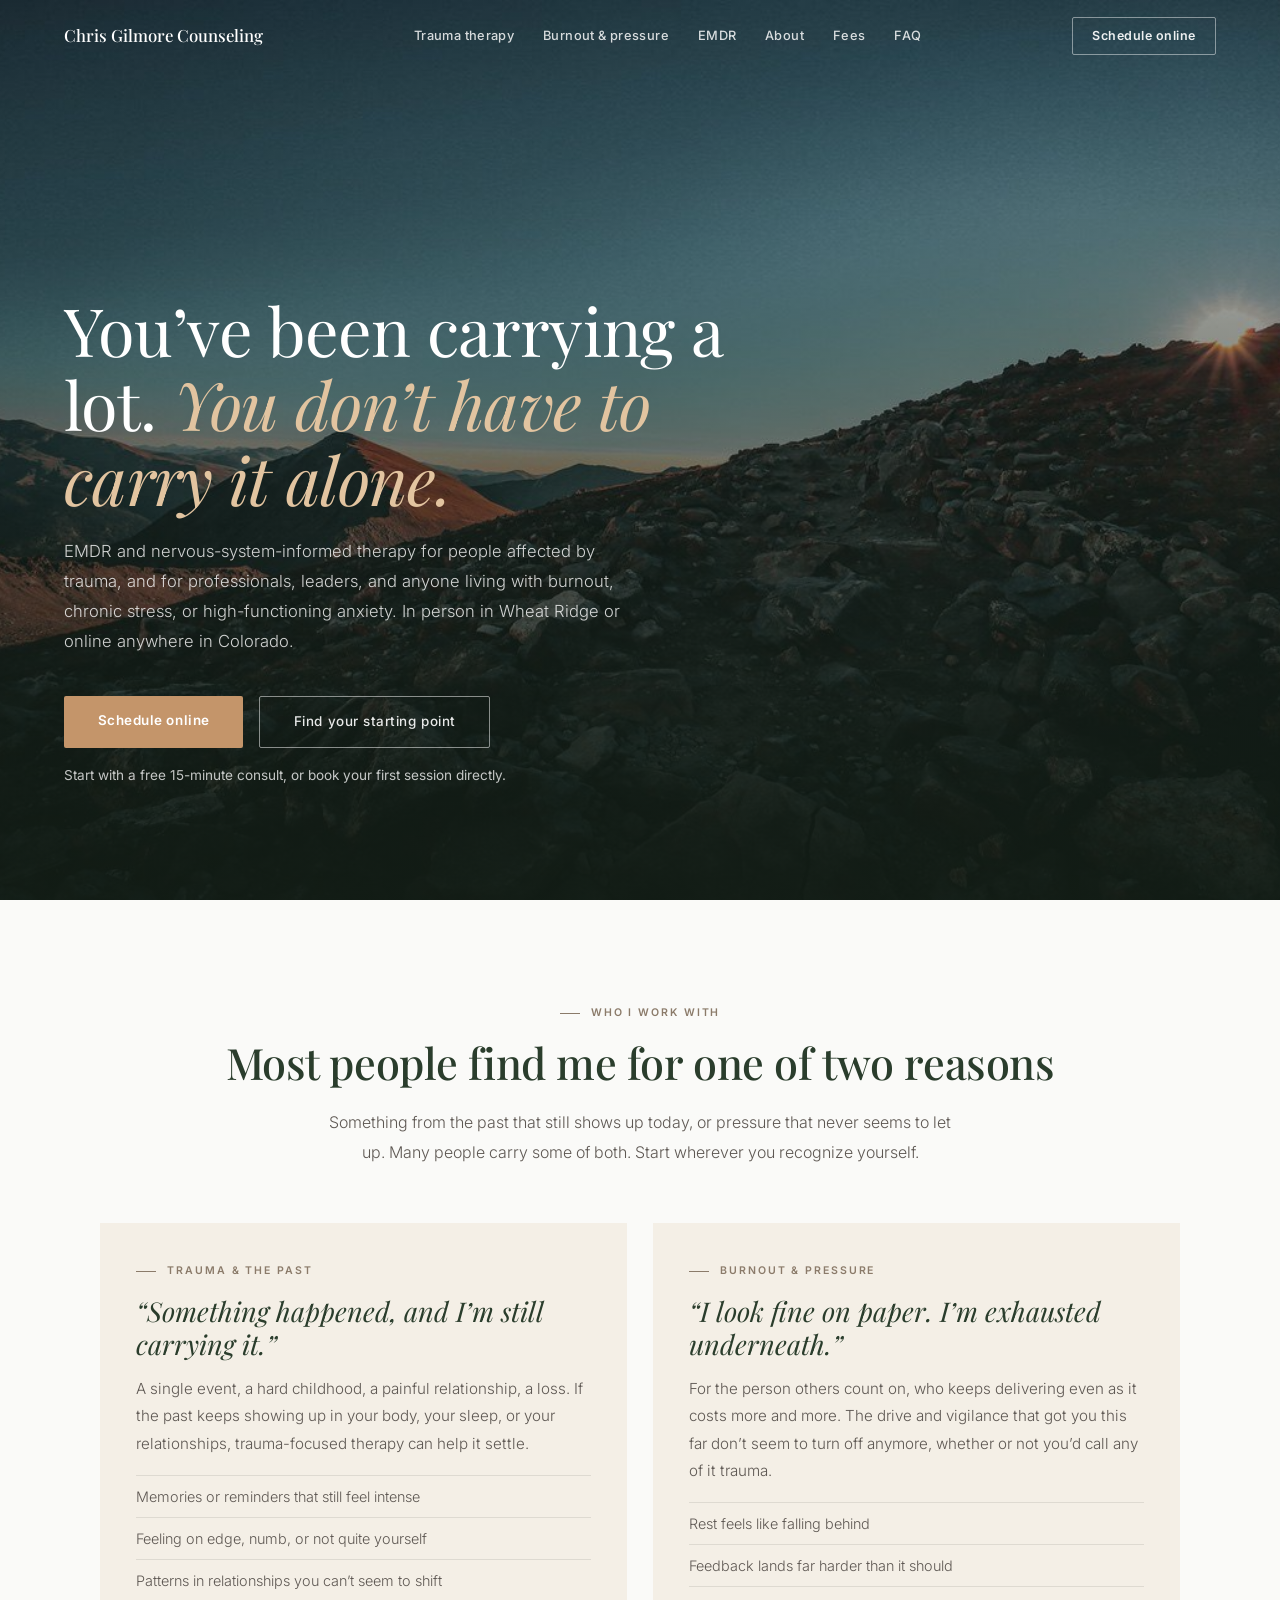
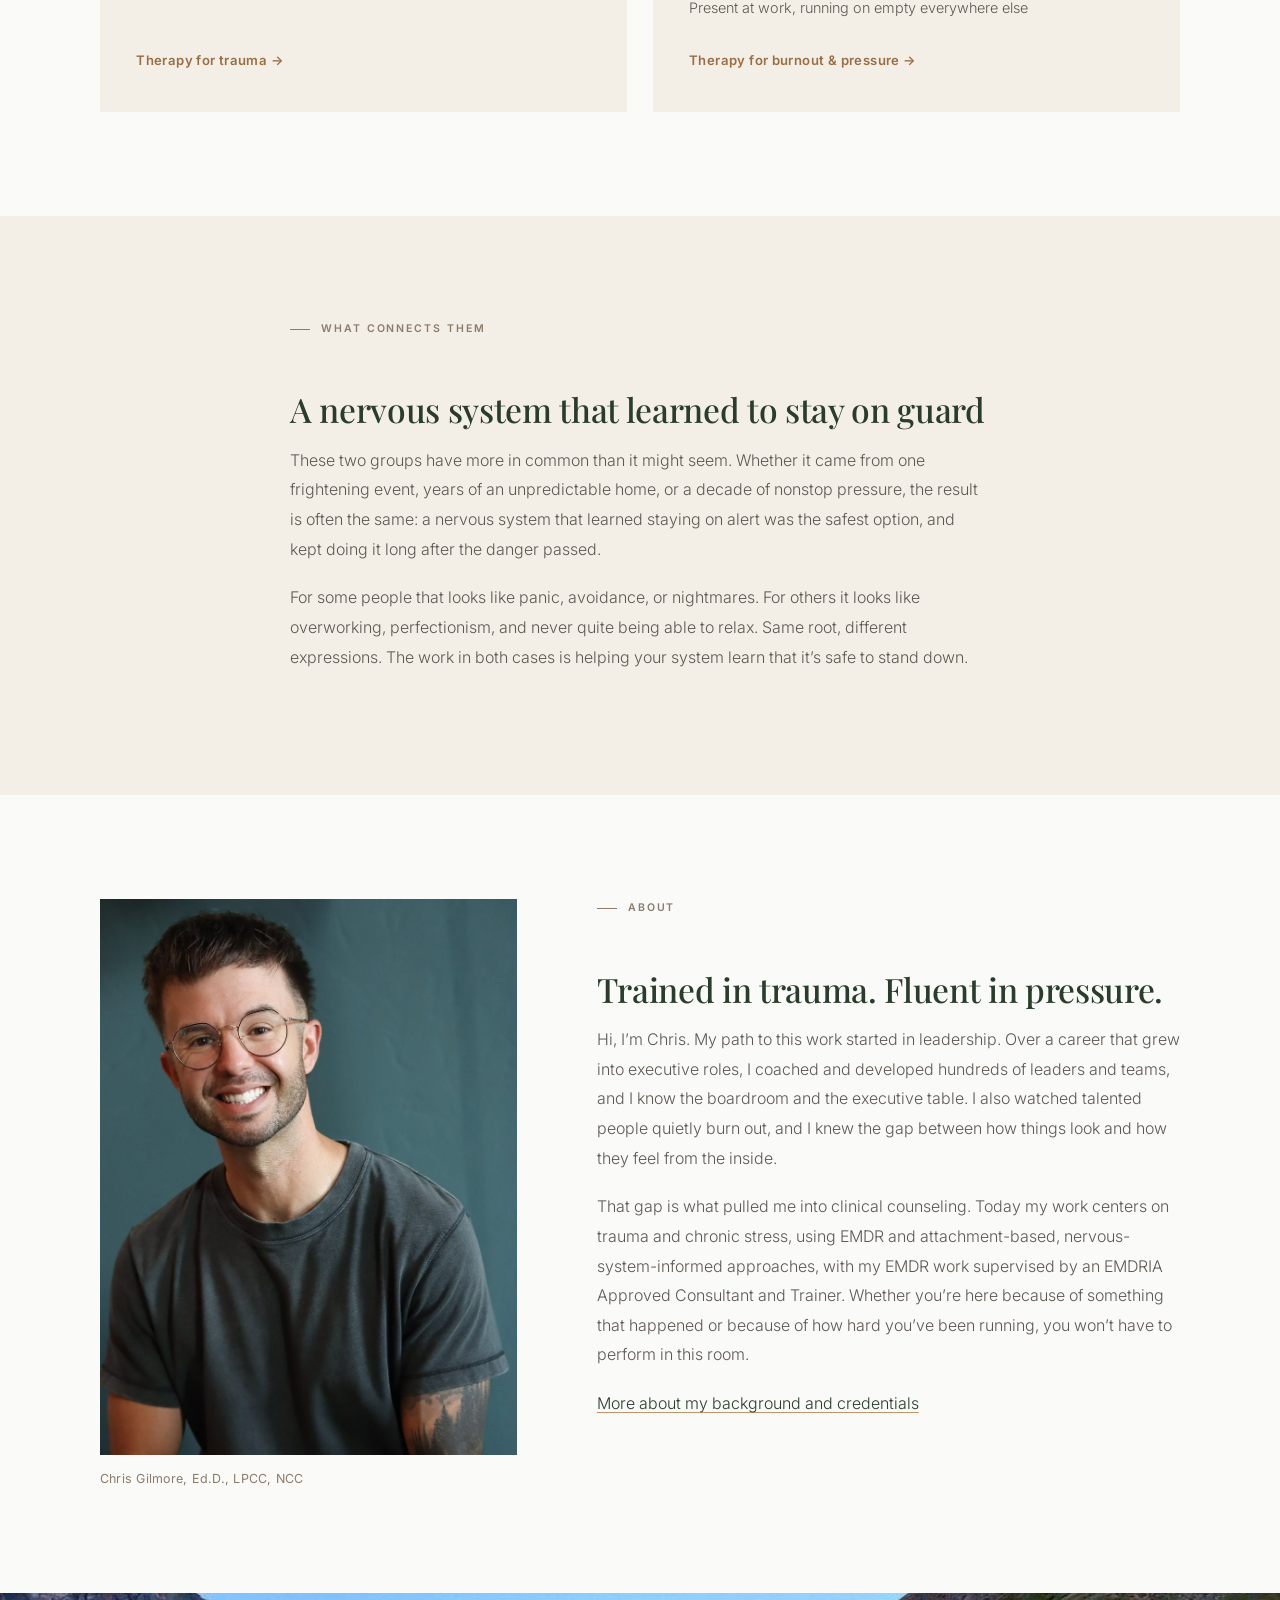
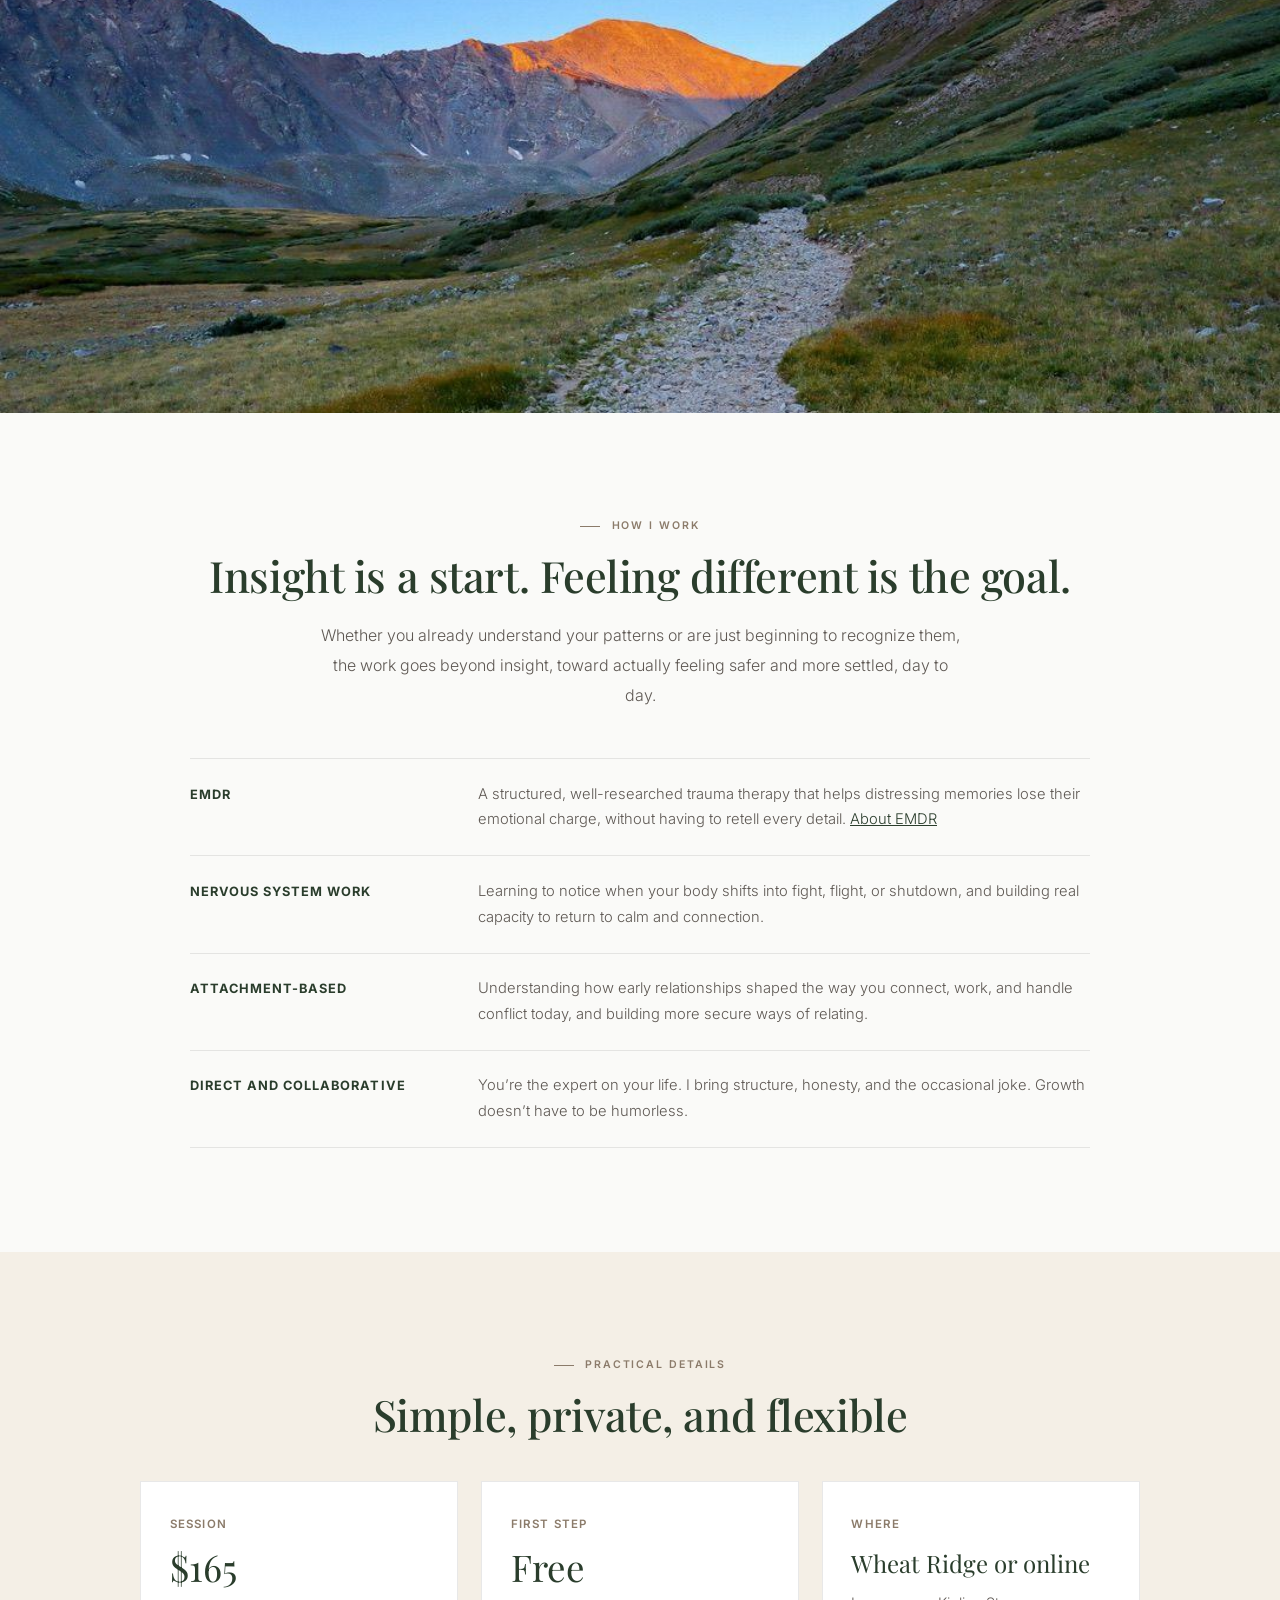
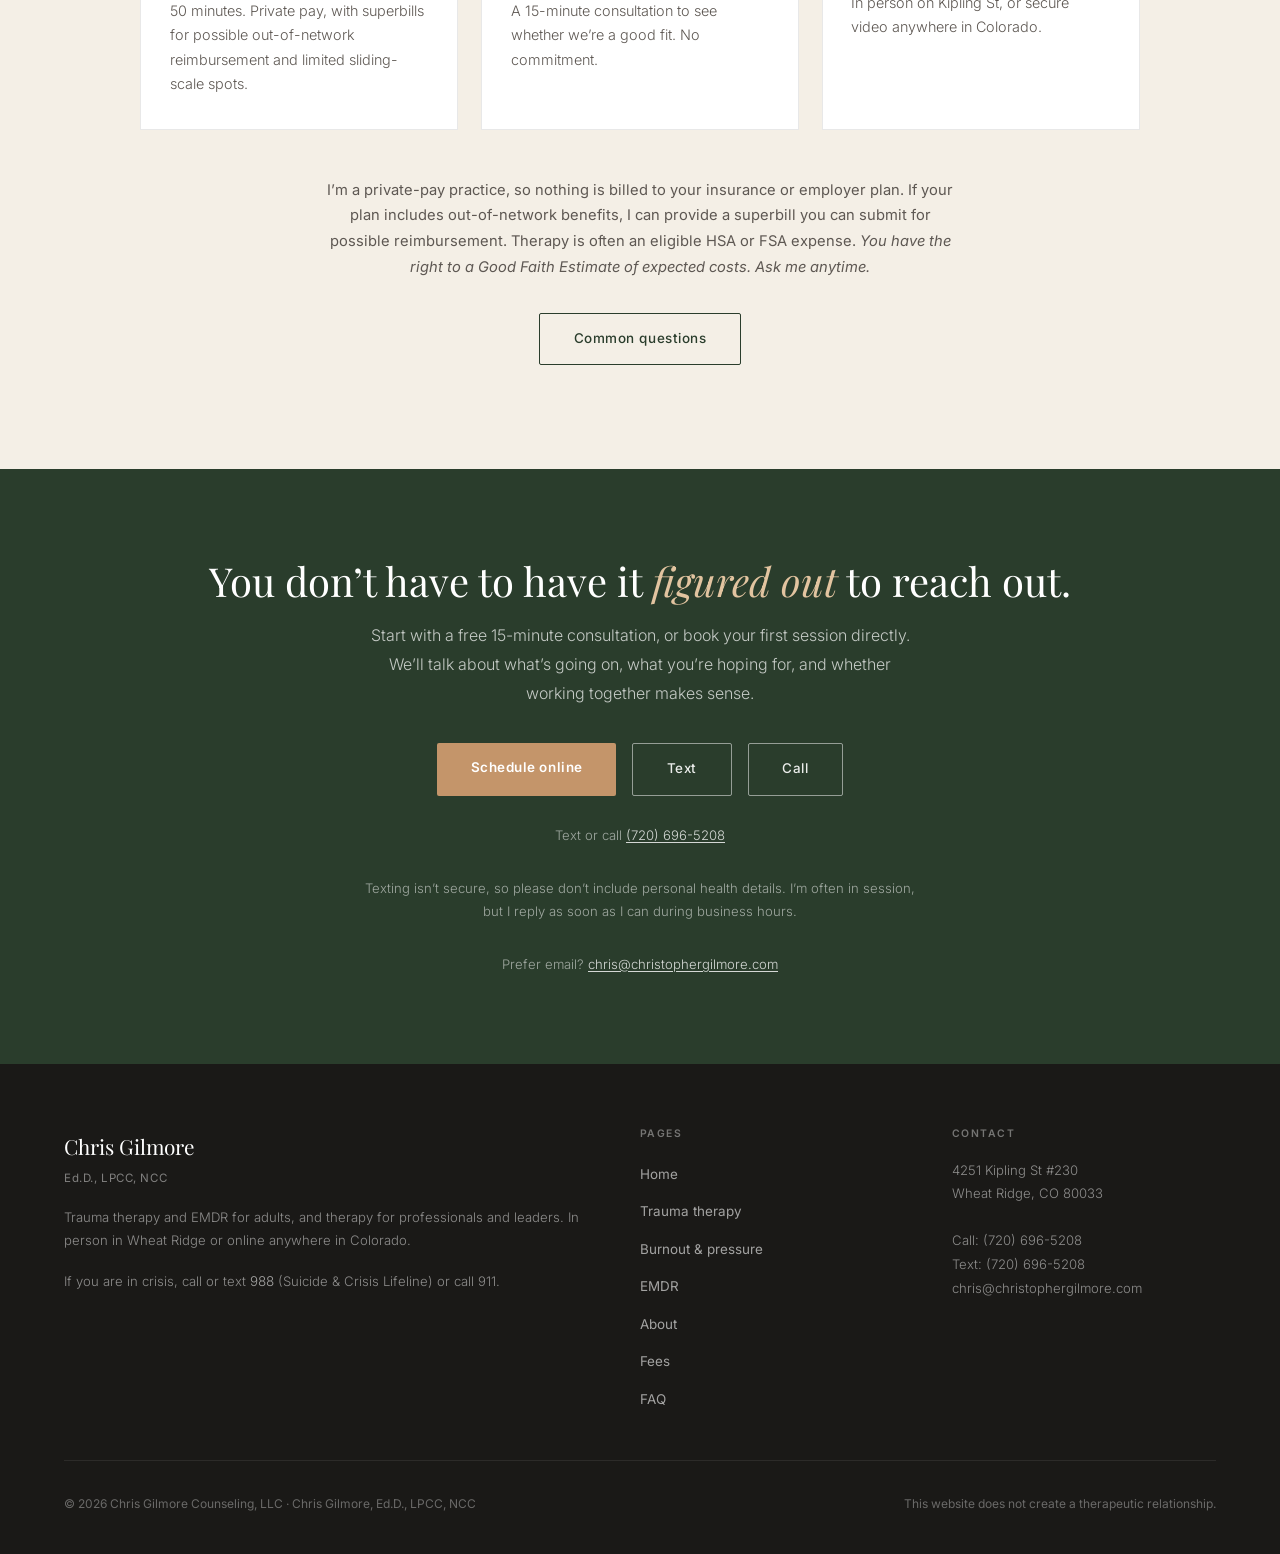
<file: index.html>
<!DOCTYPE html>
<html lang="en">
<head>
  <meta charset="UTF-8" />
  <meta name="viewport" content="width=device-width, initial-scale=1.0" />
  <title>Trauma and High-Achiever Therapy in Colorado | Chris Gilmore</title>
  <meta name="description" content="EMDR and trauma therapy for adults, plus therapy for high-achieving professionals facing burnout and high-functioning anxiety. In person in Wheat Ridge, online across Colorado." />
  <link rel="canonical" href="https://christophergilmore.com/" />
  <meta name="robots" content="index, follow, max-image-preview:large" />
  <meta name="author" content="Chris Gilmore, Ed.D., LPCC, NCC" />
  <meta property="og:type" content="website" />
  <meta property="og:site_name" content="Chris Gilmore Counseling" />
  <meta property="og:url" content="https://christophergilmore.com/" />
  <meta property="og:title" content="Trauma-Informed Therapy in Wheat Ridge and Online" />
  <meta property="og:description" content="Therapy in Wheat Ridge and online across Colorado. Start with a free 15-minute consultation." />
  <meta property="og:image" content="https://christophergilmore.com/og-image.jpg?v=4" />
  <meta property="og:image:width" content="1200" />
  <meta property="og:image:height" content="630" />
  <meta property="og:image:alt" content="Colorado mountain ridge at sunrise with the words: A space to understand yourself more fully." />
  <meta name="twitter:card" content="summary_large_image" />
  <meta name="twitter:title" content="Trauma-Informed Therapy in Wheat Ridge and Online" />
  <meta name="twitter:description" content="Therapy in Wheat Ridge and online across Colorado. Start with a free 15-minute consultation." />
  <meta name="twitter:image" content="https://christophergilmore.com/og-image.jpg?v=4" />
  <link rel="alternate" type="text/plain" title="Plain-text summary for AI assistants" href="/llms.txt" />
  <script type="application/ld+json">
{
  "@context": "https://schema.org",
  "@graph": [
    {
      "@type": "WebSite",
      "@id": "https://christophergilmore.com/#website",
      "url": "https://christophergilmore.com/",
      "name": "Chris Gilmore, Ed.D., LPCC, NCC",
      "publisher": {
        "@id": "https://christophergilmore.com/#practice"
      }
    },
    {
      "@type": [
        "MedicalBusiness",
        "ProfessionalService"
      ],
      "@id": "https://christophergilmore.com/#practice",
      "name": "Chris Gilmore Counseling",
      "alternateName": "Chris Gilmore Counseling, LLC",
      "description": "Private-pay trauma therapy and EMDR for adults, and therapy for people in demanding roles facing burnout, chronic stress, and high-functioning anxiety. In person in Wheat Ridge, Colorado, and online anywhere in Colorado.",
      "url": "https://christophergilmore.com/",
      "logo": "https://christophergilmore.com/og-image.jpg",
      "image": "https://christophergilmore.com/og-image.jpg",
      "telephone": "+17206965208",
      "email": "chris@christophergilmore.com",
      "priceRange": "$165 per 50-minute session",
      "currenciesAccepted": "USD",
      "sameAs": [
        "https://www.google.com/maps?cid=15745903611727749094",
        "https://www.psychologytoday.com/us/therapists/chris-gilmore-wheat-ridge-co/1588260"
      ],
      "address": {
        "@type": "PostalAddress",
        "streetAddress": "4251 Kipling St #230",
        "addressLocality": "Wheat Ridge",
        "addressRegion": "CO",
        "postalCode": "80033",
        "addressCountry": "US"
      },
      "areaServed": {
        "@type": "State",
        "name": "Colorado"
      },
      "founder": {
        "@id": "https://christophergilmore.com/#practitioner"
      },
      "employee": {
        "@id": "https://christophergilmore.com/#practitioner"
      },
      "availableService": [
        {
          "@type": "MedicalTherapy",
          "name": "EMDR therapy"
        },
        {
          "@type": "MedicalTherapy",
          "name": "Trauma-focused psychotherapy"
        },
        {
          "@type": "MedicalTherapy",
          "name": "Online psychotherapy"
        }
      ]
    },
    {
      "@type": "Person",
      "@id": "https://christophergilmore.com/#practitioner",
      "name": "Chris Gilmore",
      "honorificSuffix": "Ed.D., LPCC, NCC",
      "jobTitle": "Licensed Professional Counselor Candidate",
      "description": "Colorado therapist offering trauma therapy and EMDR for adults, and therapy for high-achieving professionals facing burnout, high-functioning anxiety, and perfectionism. Attachment-based and nervous-system-informed.",
      "url": "https://christophergilmore.com/about/",
      "image": "https://christophergilmore.com/about-photo.jpg",
      "email": "mailto:chris@christophergilmore.com",
      "telephone": "+17206965208",
      "sameAs": [
        "https://www.psychologytoday.com/profile/1588260",
        "https://www.credly.com/badges/486993e9-2bfe-4efd-933d-dc13f2e16e3e/public_url"
      ],
      "hasCredential": [
        {
          "@type": "EducationalOccupationalCredential",
          "credentialCategory": "degree",
          "name": "Doctor of Education (Ed.D.), Educational Leadership"
        },
        {
          "@type": "EducationalOccupationalCredential",
          "credentialCategory": "degree",
          "name": "Master of Business Administration (MBA)"
        },
        {
          "@type": "EducationalOccupationalCredential",
          "credentialCategory": "degree",
          "name": "Master of Arts (M.A.), Clinical Mental Health Counseling"
        },
        {
          "@type": "EducationalOccupationalCredential",
          "credentialCategory": "degree",
          "name": "Bachelor of Arts (B.A.), Psychology"
        },
        {
          "@type": "EducationalOccupationalCredential",
          "credentialCategory": "license",
          "name": "Licensed Professional Counselor Candidate (LPCC)",
          "recognizedBy": {
            "@type": "Organization",
            "name": "Colorado State Board of Licensed Professional Counselor Examiners"
          }
        },
        {
          "@type": "EducationalOccupationalCredential",
          "credentialCategory": "certification",
          "name": "National Certified Counselor (NCC)",
          "recognizedBy": {
            "@type": "Organization",
            "name": "National Board for Certified Counselors"
          }
        }
      ],
      "knowsAbout": [
        "Trauma therapy",
        "EMDR therapy",
        "Complex trauma",
        "Burnout",
        "High-functioning anxiety",
        "Perfectionism",
        "Executive stress",
        "Attachment theory",
        "Nervous system regulation"
      ],
      "worksFor": {
        "@id": "https://christophergilmore.com/#practice"
      }
    },
    {
      "@type": "WebPage",
      "@id": "https://christophergilmore.com/#webpage",
      "url": "https://christophergilmore.com/",
      "name": "Trauma and High-Achiever Therapy in Colorado | Chris Gilmore",
      "description": "EMDR and trauma therapy for adults, plus therapy for high-achieving professionals facing burnout and high-functioning anxiety. In person in Wheat Ridge, online across Colorado.",
      "isPartOf": {
        "@id": "https://christophergilmore.com/#website"
      },
      "about": {
        "@id": "https://christophergilmore.com/#practice"
      },
      "author": {
        "@id": "https://christophergilmore.com/#practitioner"
      },
      "reviewedBy": {
        "@id": "https://christophergilmore.com/#practitioner"
      },
      "lastReviewed": "2026-10-20",
      "dateModified": "2026-10-20",
      "inLanguage": "en-US"
    }
  ]
}
  </script>
  <link rel="preconnect" href="https://fonts.googleapis.com" />
  <link rel="preconnect" href="https://fonts.gstatic.com" crossorigin />
  <link href="https://fonts.googleapis.com/css2?family=Playfair+Display:ital,wght@0,400;0,500;1,400&family=Inter:wght@300;400;500;600;700&display=swap" rel="stylesheet" />
  <link rel="stylesheet" href="/styles.css?v=4" />
<!-- Google tag (gtag.js) -->
<script async src="https://www.googletagmanager.com/gtag/js?id=G-8GF17G078T"></script>
<script>
  window.dataLayer = window.dataLayer || [];
  function gtag(){dataLayer.push(arguments);}
  gtag('js', new Date());
  gtag('config', 'G-8GF17G078T', { allow_google_signals: false, allow_ad_personalization_signals: false });
  // Inquiry click tracking: booking, call, text, email (no personal data is sent)
  document.addEventListener('click', function (e) {
    var a = e.target.closest && e.target.closest('a[href]');
    if (!a) return;
    var h = a.getAttribute('href') || '', method = null;
    if (h.indexOf('clientsecure.me') !== -1) method = 'booking_request';
    else if (h.indexOf('tel:') === 0 && h !== 'tel:988' && h !== 'tel:911') method = 'call';
    else if (h.indexOf('sms:') === 0) method = 'text';
    else if (h.indexOf('mailto:') === 0) method = 'email';
    if (method) gtag('event', 'generate_lead', { method: method, page_path: location.pathname, transport_type: 'beacon' });
  });
</script>
</head>
<body>
<a class="skip" href="#main">Skip to content</a>
<div class="mobile-nav" id="mobile-nav" role="dialog" aria-label="Menu">
  <button class="mob-close" onclick="toggleMenu()" aria-label="Close menu">&times;</button>
  <a href="/">Home</a>
  <a href="/trauma-therapy/">Trauma therapy</a>
  <a href="/therapy-for-high-achievers/">Burnout &amp; pressure</a>
  <a href="/emdr-therapy/">EMDR</a>
  <a href="/about/">About</a>
  <a href="/faq/#fees">Fees</a>
  <a href="/faq/">FAQ</a>
  <a href="https://christopher-gilmore.clientsecure.me/request" class="mob-cta" target="_blank" rel="noopener">Schedule online</a>
  <a href="sms:+17206965208?&amp;body=Hi%20Chris%2C%20I%27d%20like%20to%20schedule%20a%20free%20consultation." class="mob-call">Text (720) 696-5208</a>
  <a href="tel:+17206965208" class="mob-call">Call (720) 696-5208</a>
</div>
<nav class="site-nav clear" id="site-nav" aria-label="Main">
  <a href="/" class="nav-brand">
    <span class="name">Chris Gilmore Counseling</span>
  </a>
  <ul class="nav-links">
    <li><a href="/trauma-therapy/">Trauma therapy</a></li>
    <li><a href="/therapy-for-high-achievers/">Burnout &amp; pressure</a></li>
    <li><a href="/emdr-therapy/">EMDR</a></li>
    <li><a href="/about/">About</a></li>
    <li><a href="/faq/#fees">Fees</a></li>
    <li><a href="/faq/">FAQ</a></li>
  </ul>
  <a href="https://christopher-gilmore.clientsecure.me/request" class="nav-cta" target="_blank" rel="noopener">Schedule online</a>
  <button class="hamburger" onclick="toggleMenu()" aria-label="Open menu"><span></span><span></span><span></span></button>
</nav>

<header class="hero full">
  <div class="hero-bg" style="background-image:url('/hero-bg.jpg')"></div>
  <div class="hero-overlay"></div>
  <div class="hero-content">
    <h1>You&#8217;ve been carrying a lot. <em>You don&#8217;t have to carry it alone.</em></h1>
    <p class="lede">EMDR and nervous-system-informed therapy for people affected by trauma, and for professionals, leaders, and anyone living with burnout, chronic stress, or high-functioning anxiety. In person in Wheat Ridge or online anywhere in Colorado.</p>
    <div class="btns">
      <a href="https://christopher-gilmore.clientsecure.me/request" class="btn-primary" target="_blank" rel="noopener">Schedule online</a>
      <a href="#paths" class="btn-ghost">Find your starting point</a>
    </div>
    <p class="cta-note">Start with a free 15-minute consult, or book your first session directly.</p>
  </div>
</header>
<main id="main">

<section class="sec" id="paths">
  <div class="wrap">
    <div class="eyebrow center">Who I work with</div>
    <h2 class="sec-title center">Most people find me for one of two reasons</h2>
    <p class="sec-lead center" style="margin-bottom:3.5rem">Something from the past that still shows up today, or pressure that never seems to let up. Many people carry some of both. Start wherever you recognize yourself.</p>
    <div class="paths">
      <a class="path" href="/trauma-therapy/">
        <div class="eyebrow">Trauma &amp; the past</div>
        <h2>&#8220;Something happened, and I&#8217;m still carrying it.&#8221;</h2>
        <p>A single event, a hard childhood, a painful relationship, a loss. If the past keeps showing up in your body, your sleep, or your relationships, trauma-focused therapy can help it settle.</p>
        <ul>
          <li>Memories or reminders that still feel intense</li>
          <li>Feeling on edge, numb, or not quite yourself</li>
          <li>Patterns in relationships you can&#8217;t seem to shift</li>
        </ul>
        <span class="more">Therapy for trauma &rarr;</span>
      </a>
      <a class="path" href="/therapy-for-high-achievers/">
        <div class="eyebrow">Burnout &amp; pressure</div>
        <h2>&#8220;I look fine on paper. I&#8217;m exhausted underneath.&#8221;</h2>
        <p>For the person others count on, who keeps delivering even as it costs more and more. The drive and vigilance that got you this far don&#8217;t seem to turn off anymore, whether or not you&#8217;d call any of it trauma.</p>
        <ul>
          <li>Rest feels like falling behind</li>
          <li>Feedback lands far harder than it should</li>
          <li>Present at work, running on empty everywhere else</li>
        </ul>
        <span class="more">Therapy for burnout &amp; pressure &rarr;</span>
      </a>
    </div>
  </div>
</section>

<section class="sec cream">
  <div class="prose">
    <div class="eyebrow">What connects them</div>
    <h2>A nervous system that learned to stay on guard</h2>
    <p>These two groups have more in common than it might seem. Whether it came from one frightening event, years of an unpredictable home, or a decade of nonstop pressure, the result is often the same: a nervous system that learned staying on alert was the safest option, and kept doing it long after the danger passed.</p>
    <p>For some people that looks like panic, avoidance, or nightmares. For others it looks like overworking, perfectionism, and never quite being able to relax. Same root, different expressions. The work in both cases is helping your system learn that it&#8217;s safe to stand down.</p>
  </div>
</section>

<section class="sec">
  <div class="split">
    <figure class="photo"><img src="/about-photo.jpg" alt="Chris Gilmore, Ed.D., LPCC, NCC" /><figcaption>Chris Gilmore, Ed.D., LPCC, NCC</figcaption></figure>
    <div class="prose" style="margin:0">
      <div class="eyebrow">About</div>
      <h2>Trained in trauma. Fluent in pressure.</h2>
      <p>Hi, I&#8217;m Chris. My path to this work started in leadership. Over a career that grew into executive roles, I coached and developed hundreds of leaders and teams, and I know the boardroom and the executive table. I also watched talented people quietly burn out, and I knew the gap between how things look and how they feel from the inside.</p>
      <p>That gap is what pulled me into clinical counseling. Today my work centers on trauma and chronic stress, using EMDR and attachment-based, nervous-system-informed approaches, with my EMDR work supervised by an EMDRIA Approved Consultant and Trainer. Whether you&#8217;re here because of something that happened or because of how hard you&#8217;ve been running, you won&#8217;t have to perform in this room.</p>
      <p><a href="/about/">More about my background and credentials</a></p>
    </div>
  </div>
</section>

<div class="photo-break"><img src="/photo-break-1.jpg" alt="Mountain trail at sunrise in Colorado" loading="lazy" /></div>

<section class="sec">
  <div class="wrap">
    <div class="eyebrow center">How I work</div>
    <h2 class="sec-title center">Insight is a start. Feeling different is the goal.</h2>
    <p class="sec-lead center">Whether you already understand your patterns or are just beginning to recognize them, the work goes beyond insight, toward actually feeling safer and more settled, day to day.</p>
    <div class="rows">
      <div class="row"><h3>EMDR</h3><p>A structured, well-researched trauma therapy that helps distressing memories lose their emotional charge, without having to retell every detail. <a href="/emdr-therapy/" style="color:var(--forest);text-decoration:underline">About EMDR</a></p></div>
      <div class="row"><h3>Nervous system work</h3><p>Learning to notice when your body shifts into fight, flight, or shutdown, and building real capacity to return to calm and connection.</p></div>
      <div class="row"><h3>Attachment-based</h3><p>Understanding how early relationships shaped the way you connect, work, and handle conflict today, and building more secure ways of relating.</p></div>
      <div class="row"><h3>Direct and collaborative</h3><p>You&#8217;re the expert on your life. I bring structure, honesty, and the occasional joke. Growth doesn&#8217;t have to be humorless.</p></div>
    </div>
  </div>
</section>


<section class="sec cream">
  <div class="wrap">
    <div class="eyebrow center">Practical details</div>
    <h2 class="sec-title center">Simple, private, and flexible</h2>
    <div class="fee-grid" style="margin-top:2.5rem">
      <div class="fee"><div class="lbl">Session</div><div class="amt">$165</div><p>50 minutes. Private pay, with superbills for possible out-of-network reimbursement and limited sliding-scale spots.</p></div>
      <div class="fee"><div class="lbl">First step</div><div class="amt">Free</div><p>A 15-minute consultation to see whether we&#8217;re a good fit. No commitment.</p></div>
      <div class="fee"><div class="lbl">Where</div><div class="amt" style="font-size:1.5rem;line-height:1.35">Wheat Ridge or online</div><p>In person on Kipling St, or secure video anywhere in Colorado.</p></div>
    </div>
    <p class="fee-note">I&#8217;m a private-pay practice, so nothing is billed to your insurance or employer plan. If your plan includes out-of-network benefits, I can provide a superbill you can submit for possible reimbursement. Therapy is often an eligible HSA or FSA expense. <em>You have the right to a Good Faith Estimate of expected costs. Ask me anytime.</em></p>
    <p style="text-align:center"><a href="/faq/" class="btn-ghost dk">Common questions</a></p>
  </div>
</section>
</main>
<section class="cta-band" aria-labelledby="cta-h">
  <h2 id="cta-h">You don&#8217;t have to have it <em>figured out</em> to reach out.</h2>
  <p>Start with a free 15-minute consultation, or book your first session directly. We&#8217;ll talk about what&#8217;s going on, what you&#8217;re hoping for, and whether working together makes sense.</p>
  <div class="btns">
    <a href="https://christopher-gilmore.clientsecure.me/request" class="btn-primary" target="_blank" rel="noopener">Schedule online</a>
    <a href="sms:+17206965208?&amp;body=Hi%20Chris%2C%20I%27d%20like%20to%20schedule%20a%20free%20consultation." class="btn-ghost">Text</a>
    <a href="tel:+17206965208" class="btn-ghost">Call</a>
  </div>
  <p class="small">Text or call <a href="tel:+17206965208">(720) 696-5208</a></p>
  <p class="small">Texting isn&#8217;t secure, so please don&#8217;t include personal health details. I&#8217;m often in session, but I reply as soon as I can during business hours.</p>
  <p class="small">Prefer email? <a href="mailto:chris@christophergilmore.com">chris@christophergilmore.com</a></p>
</section>
<footer>
  <div class="footer-grid">
    <div>
      <div class="footer-name">Chris Gilmore</div>
      <div class="footer-cred">Ed.D., LPCC, NCC</div>
      <p>Trauma therapy and EMDR for adults, and therapy for professionals and leaders. In person in Wheat Ridge or online anywhere in Colorado.</p>
      <p style="margin-top:1rem">If you are in crisis, call or text <a href="tel:988">988</a> (Suicide &amp; Crisis Lifeline) or call 911.</p>
    </div>
    <div>
      <h2>Pages</h2>
      <ul>
        <li><a href="/">Home</a></li>
        <li><a href="/trauma-therapy/">Trauma therapy</a></li>
        <li><a href="/therapy-for-high-achievers/">Burnout &amp; pressure</a></li>
        <li><a href="/emdr-therapy/">EMDR</a></li>
        <li><a href="/about/">About</a></li>
        <li><a href="/faq/#fees">Fees</a></li>
        <li><a href="/faq/">FAQ</a></li>
      </ul>
    </div>
    <div>
      <h2>Contact</h2>
      <address>
        4251 Kipling St #230<br>Wheat Ridge, CO 80033<br><br>
        Call: <a href="tel:+17206965208">(720) 696-5208</a><br>
        Text: <a href="sms:+17206965208?&amp;body=Hi%20Chris%2C%20I%27d%20like%20to%20schedule%20a%20free%20consultation.">(720) 696-5208</a><br>
        <a href="mailto:chris@christophergilmore.com">chris@christophergilmore.com</a>
      </address>
    </div>
  </div>
  <div class="footer-bottom">
    <span>&copy; 2026 Chris Gilmore Counseling, LLC &middot; Chris Gilmore, Ed.D., LPCC, NCC</span>
    <span>This website does not create a therapeutic relationship.</span>
  </div>
<div class="mcta" aria-label="Contact">
  <a href="https://christopher-gilmore.clientsecure.me/request" class="mcta-book" target="_blank" rel="noopener">Schedule</a>
  <a href="sms:+17206965208?&amp;body=Hi%20Chris%2C%20I%27d%20like%20to%20schedule%20a%20free%20consultation.">Text</a>
  <a href="tel:+17206965208">Call</a>
</div>
<script>
  (function () {
    var bar = document.querySelector('.mcta');
    if (!bar || !('IntersectionObserver' in window)) return;
    var hero = document.querySelector('header.hero');
    var targets = [hero && (hero.querySelector('.btns') || hero), document.querySelector('.cta-band .btns')].filter(Boolean);
    var visible = new Set();
    document.documentElement.classList.add('js-mcta');
    bar.classList.add('is-hidden');
    var io = new IntersectionObserver(function (entries) {
      entries.forEach(function (e) { e.isIntersecting ? visible.add(e.target) : visible.delete(e.target); });
      bar.classList.toggle('is-hidden', visible.size > 0);
    });
    targets.forEach(function (t) { io.observe(t); });
  })();
</script>
</footer>
<script>
  (function () {
    var nav = document.getElementById('site-nav');
    function setNav() { nav.className = 'site-nav ' + (window.scrollY > 60 ? 'solid' : 'clear'); }
    window.addEventListener('scroll', setNav, { passive: true }); setNav();
  })();
  function toggleMenu() {
    var m = document.getElementById('mobile-nav');
    m.classList.toggle('open');
    document.body.style.overflow = m.classList.contains('open') ? 'hidden' : '';
  }
</script>
</body>
</html>
</file>
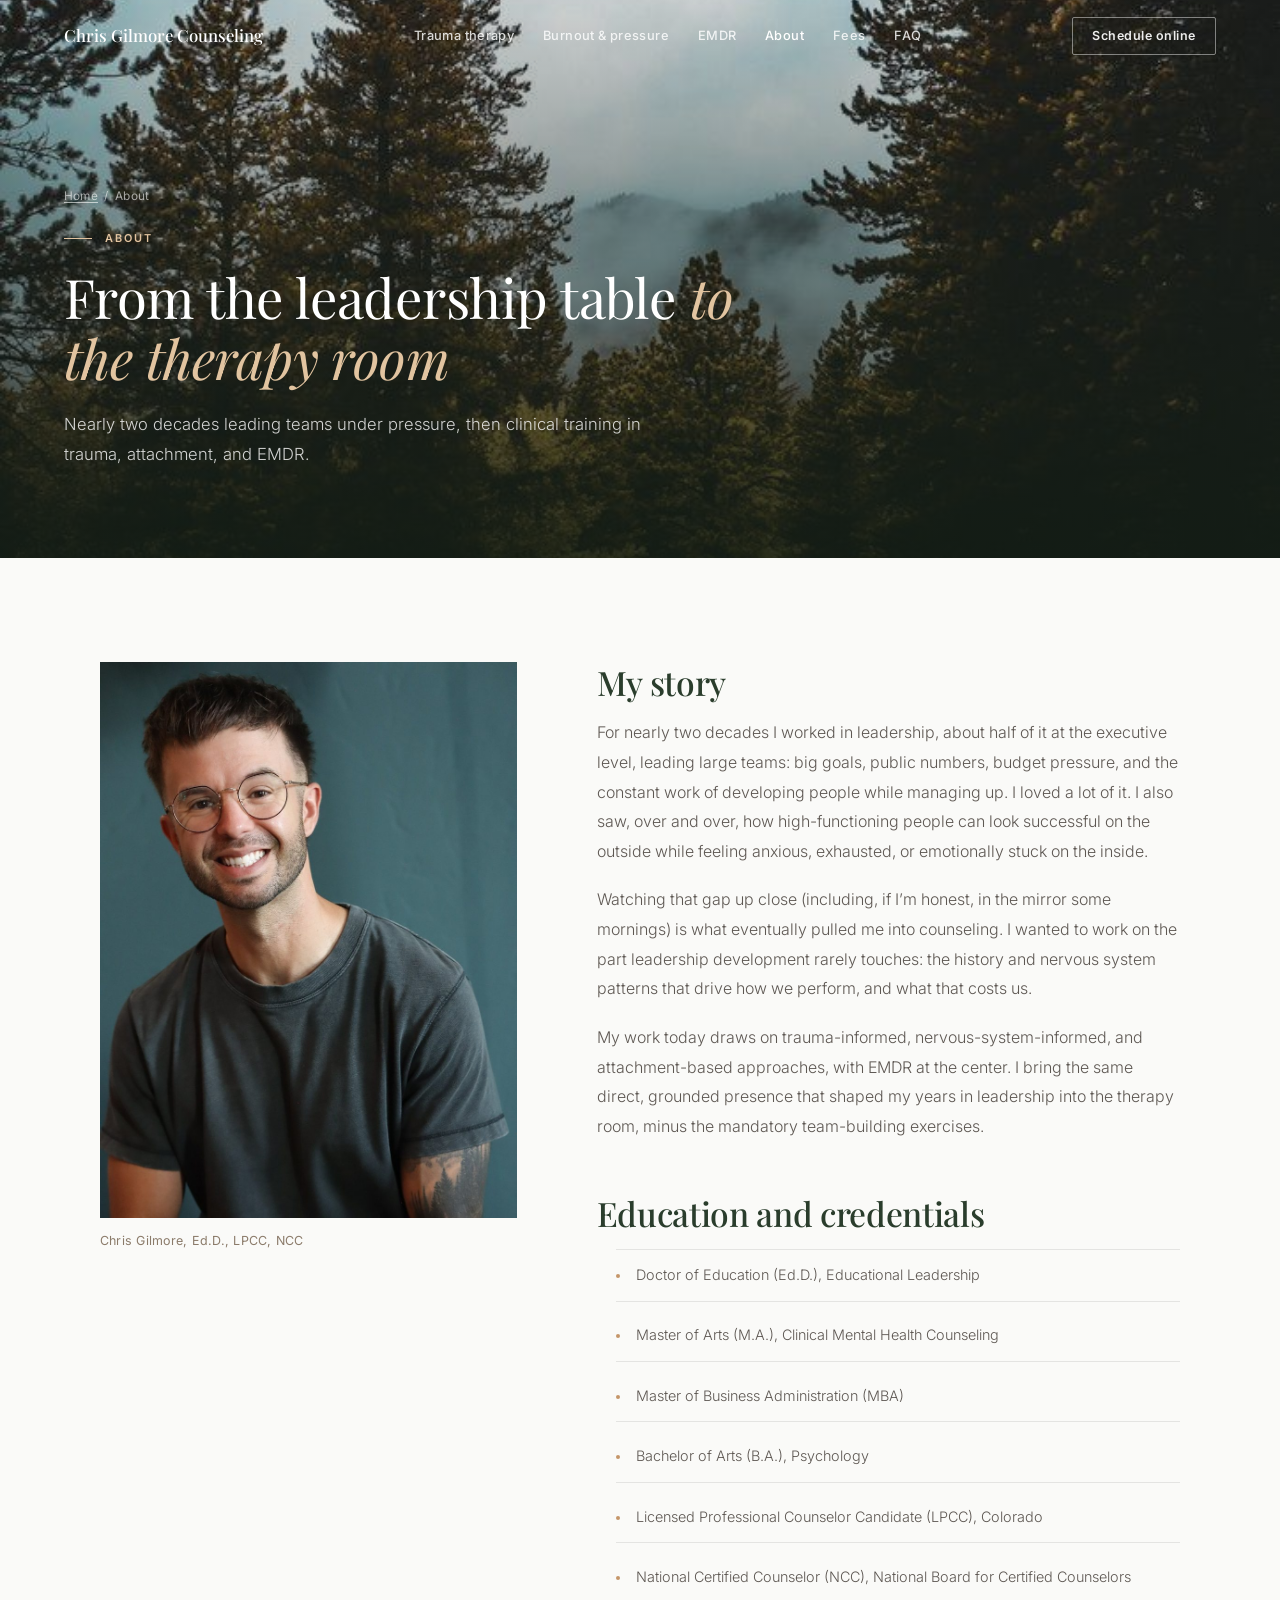
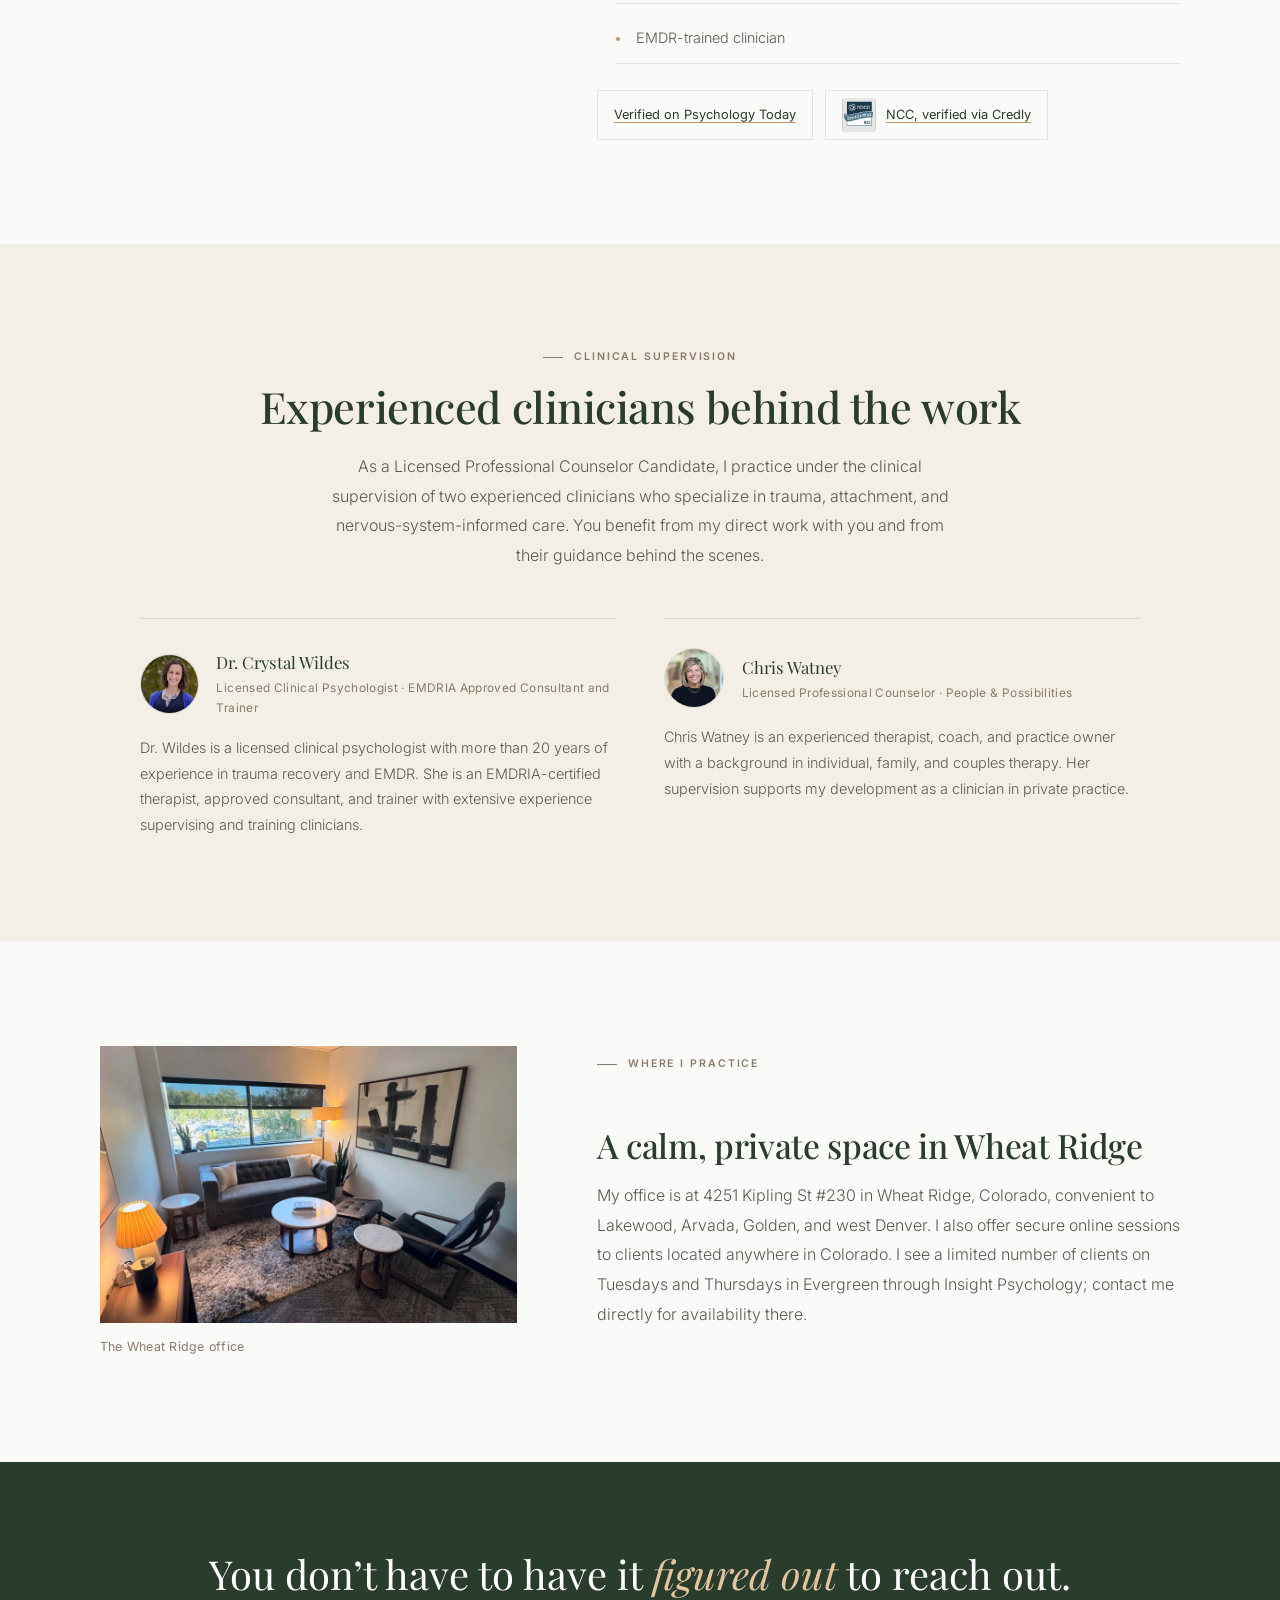
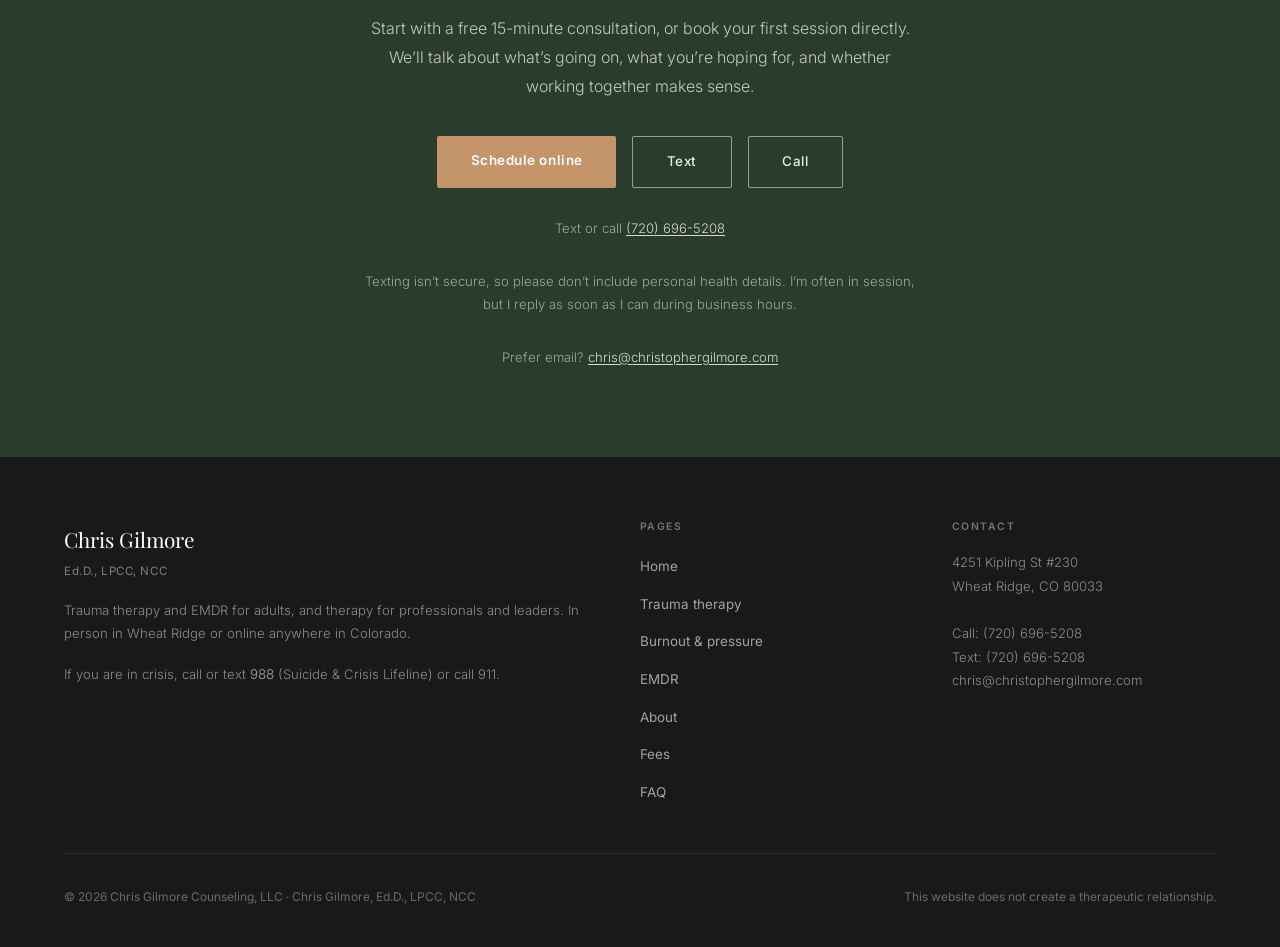
<file: about/index.html>
<!DOCTYPE html>
<html lang="en">
<head>
  <meta charset="UTF-8" />
  <meta name="viewport" content="width=device-width, initial-scale=1.0" />
  <title>About Chris Gilmore, Ed.D., LPCC, NCC | Colorado Therapist</title>
  <meta name="description" content="Chris Gilmore spent nearly two decades in executive leadership before becoming a trauma-focused therapist. Education, credentials, EMDR training, and clinical supervision." />
  <link rel="canonical" href="https://christophergilmore.com/about/" />
  <meta name="robots" content="index, follow, max-image-preview:large" />
  <meta name="author" content="Chris Gilmore, Ed.D., LPCC, NCC" />
  <meta property="og:type" content="website" />
  <meta property="og:site_name" content="Chris Gilmore Counseling" />
  <meta property="og:url" content="https://christophergilmore.com/about/" />
  <meta property="og:title" content="About Chris Gilmore | Trauma therapy in Colorado" />
  <meta property="og:description" content="Chris Gilmore spent nearly two decades in executive leadership before becoming a trauma-focused therapist. Education, credentials, EMDR training, and clinical supervision." />
  <meta property="og:image" content="https://christophergilmore.com/og-image.jpg?v=4" />
  <meta property="og:image:width" content="1200" />
  <meta property="og:image:height" content="630" />
  <meta property="og:image:alt" content="Colorado mountain ridge at sunrise with the words: A space to understand yourself more fully." />
  <meta name="twitter:card" content="summary_large_image" />
  <meta name="twitter:title" content="About Chris Gilmore | Trauma therapy in Colorado" />
  <meta name="twitter:description" content="Chris Gilmore spent nearly two decades in executive leadership before becoming a trauma-focused therapist. Education, credentials, EMDR training, and clinical supervision." />
  <meta name="twitter:image" content="https://christophergilmore.com/og-image.jpg?v=4" />
  <link rel="alternate" type="text/plain" title="Plain-text summary for AI assistants" href="/llms.txt" />
  <script type="application/ld+json">
{
  "@context": "https://schema.org",
  "@graph": [
    {
      "@type": "WebSite",
      "@id": "https://christophergilmore.com/#website",
      "url": "https://christophergilmore.com/",
      "name": "Chris Gilmore, Ed.D., LPCC, NCC",
      "publisher": {
        "@id": "https://christophergilmore.com/#practice"
      }
    },
    {
      "@type": [
        "MedicalBusiness",
        "ProfessionalService"
      ],
      "@id": "https://christophergilmore.com/#practice",
      "name": "Chris Gilmore Counseling",
      "alternateName": "Chris Gilmore Counseling, LLC",
      "description": "Private-pay trauma therapy and EMDR for adults, and therapy for people in demanding roles facing burnout, chronic stress, and high-functioning anxiety. In person in Wheat Ridge, Colorado, and online anywhere in Colorado.",
      "url": "https://christophergilmore.com/",
      "logo": "https://christophergilmore.com/og-image.jpg",
      "image": "https://christophergilmore.com/og-image.jpg",
      "telephone": "+17206965208",
      "email": "chris@christophergilmore.com",
      "priceRange": "$165 per 50-minute session",
      "currenciesAccepted": "USD",
      "sameAs": [
        "https://www.google.com/maps?cid=15745903611727749094",
        "https://www.psychologytoday.com/us/therapists/chris-gilmore-wheat-ridge-co/1588260"
      ],
      "address": {
        "@type": "PostalAddress",
        "streetAddress": "4251 Kipling St #230",
        "addressLocality": "Wheat Ridge",
        "addressRegion": "CO",
        "postalCode": "80033",
        "addressCountry": "US"
      },
      "areaServed": {
        "@type": "State",
        "name": "Colorado"
      },
      "founder": {
        "@id": "https://christophergilmore.com/#practitioner"
      },
      "employee": {
        "@id": "https://christophergilmore.com/#practitioner"
      },
      "availableService": [
        {
          "@type": "MedicalTherapy",
          "name": "EMDR therapy"
        },
        {
          "@type": "MedicalTherapy",
          "name": "Trauma-focused psychotherapy"
        },
        {
          "@type": "MedicalTherapy",
          "name": "Online psychotherapy"
        }
      ]
    },
    {
      "@type": "Person",
      "@id": "https://christophergilmore.com/#practitioner",
      "name": "Chris Gilmore",
      "honorificSuffix": "Ed.D., LPCC, NCC",
      "jobTitle": "Licensed Professional Counselor Candidate",
      "description": "Colorado therapist offering trauma therapy and EMDR for adults, and therapy for high-achieving professionals facing burnout, high-functioning anxiety, and perfectionism. Attachment-based and nervous-system-informed.",
      "url": "https://christophergilmore.com/about/",
      "image": "https://christophergilmore.com/about-photo.jpg",
      "email": "mailto:chris@christophergilmore.com",
      "telephone": "+17206965208",
      "sameAs": [
        "https://www.psychologytoday.com/profile/1588260",
        "https://www.credly.com/badges/486993e9-2bfe-4efd-933d-dc13f2e16e3e/public_url"
      ],
      "hasCredential": [
        {
          "@type": "EducationalOccupationalCredential",
          "credentialCategory": "degree",
          "name": "Doctor of Education (Ed.D.), Educational Leadership"
        },
        {
          "@type": "EducationalOccupationalCredential",
          "credentialCategory": "degree",
          "name": "Master of Business Administration (MBA)"
        },
        {
          "@type": "EducationalOccupationalCredential",
          "credentialCategory": "degree",
          "name": "Master of Arts (M.A.), Clinical Mental Health Counseling"
        },
        {
          "@type": "EducationalOccupationalCredential",
          "credentialCategory": "degree",
          "name": "Bachelor of Arts (B.A.), Psychology"
        },
        {
          "@type": "EducationalOccupationalCredential",
          "credentialCategory": "license",
          "name": "Licensed Professional Counselor Candidate (LPCC)",
          "recognizedBy": {
            "@type": "Organization",
            "name": "Colorado State Board of Licensed Professional Counselor Examiners"
          }
        },
        {
          "@type": "EducationalOccupationalCredential",
          "credentialCategory": "certification",
          "name": "National Certified Counselor (NCC)",
          "recognizedBy": {
            "@type": "Organization",
            "name": "National Board for Certified Counselors"
          }
        }
      ],
      "knowsAbout": [
        "Trauma therapy",
        "EMDR therapy",
        "Complex trauma",
        "Burnout",
        "High-functioning anxiety",
        "Perfectionism",
        "Executive stress",
        "Attachment theory",
        "Nervous system regulation"
      ],
      "worksFor": {
        "@id": "https://christophergilmore.com/#practice"
      }
    },
    {
      "@type": "ProfilePage",
      "@id": "https://christophergilmore.com/about/#webpage",
      "url": "https://christophergilmore.com/about/",
      "name": "About Chris Gilmore, Ed.D., LPCC, NCC | Colorado Therapist",
      "description": "Chris Gilmore spent nearly two decades in executive leadership before becoming a trauma-focused therapist. Education, credentials, EMDR training, and clinical supervision.",
      "isPartOf": {
        "@id": "https://christophergilmore.com/#website"
      },
      "about": {
        "@id": "https://christophergilmore.com/#practice"
      },
      "author": {
        "@id": "https://christophergilmore.com/#practitioner"
      },
      "reviewedBy": {
        "@id": "https://christophergilmore.com/#practitioner"
      },
      "lastReviewed": "2026-10-20",
      "dateModified": "2026-10-20",
      "inLanguage": "en-US",
      "breadcrumb": {
        "@id": "https://christophergilmore.com/about/#breadcrumbs"
      }
    },
    {
      "@type": "BreadcrumbList",
      "@id": "https://christophergilmore.com/about/#breadcrumbs",
      "itemListElement": [
        {
          "@type": "ListItem",
          "position": 1,
          "name": "Home",
          "item": "https://christophergilmore.com/"
        },
        {
          "@type": "ListItem",
          "position": 2,
          "name": "About",
          "item": "https://christophergilmore.com/about/"
        }
      ]
    }
  ]
}
  </script>
  <link rel="preconnect" href="https://fonts.googleapis.com" />
  <link rel="preconnect" href="https://fonts.gstatic.com" crossorigin />
  <link href="https://fonts.googleapis.com/css2?family=Playfair+Display:ital,wght@0,400;0,500;1,400&family=Inter:wght@300;400;500;600;700&display=swap" rel="stylesheet" />
  <link rel="stylesheet" href="/styles.css?v=4" />
<!-- Google tag (gtag.js) -->
<script async src="https://www.googletagmanager.com/gtag/js?id=G-8GF17G078T"></script>
<script>
  window.dataLayer = window.dataLayer || [];
  function gtag(){dataLayer.push(arguments);}
  gtag('js', new Date());
  gtag('config', 'G-8GF17G078T', { allow_google_signals: false, allow_ad_personalization_signals: false });
  // Inquiry click tracking: booking, call, text, email (no personal data is sent)
  document.addEventListener('click', function (e) {
    var a = e.target.closest && e.target.closest('a[href]');
    if (!a) return;
    var h = a.getAttribute('href') || '', method = null;
    if (h.indexOf('clientsecure.me') !== -1) method = 'booking_request';
    else if (h.indexOf('tel:') === 0 && h !== 'tel:988' && h !== 'tel:911') method = 'call';
    else if (h.indexOf('sms:') === 0) method = 'text';
    else if (h.indexOf('mailto:') === 0) method = 'email';
    if (method) gtag('event', 'generate_lead', { method: method, page_path: location.pathname, transport_type: 'beacon' });
  });
</script>
</head>
<body>
<a class="skip" href="#main">Skip to content</a>
<div class="mobile-nav" id="mobile-nav" role="dialog" aria-label="Menu">
  <button class="mob-close" onclick="toggleMenu()" aria-label="Close menu">&times;</button>
  <a href="/">Home</a>
  <a href="/trauma-therapy/">Trauma therapy</a>
  <a href="/therapy-for-high-achievers/">Burnout &amp; pressure</a>
  <a href="/emdr-therapy/">EMDR</a>
  <a href="/about/">About</a>
  <a href="/faq/#fees">Fees</a>
  <a href="/faq/">FAQ</a>
  <a href="https://christopher-gilmore.clientsecure.me/request" class="mob-cta" target="_blank" rel="noopener">Schedule online</a>
  <a href="sms:+17206965208?&amp;body=Hi%20Chris%2C%20I%27d%20like%20to%20schedule%20a%20free%20consultation." class="mob-call">Text (720) 696-5208</a>
  <a href="tel:+17206965208" class="mob-call">Call (720) 696-5208</a>
</div>
<nav class="site-nav clear" id="site-nav" aria-label="Main">
  <a href="/" class="nav-brand">
    <span class="name">Chris Gilmore Counseling</span>
  </a>
  <ul class="nav-links">
    <li><a href="/trauma-therapy/">Trauma therapy</a></li>
    <li><a href="/therapy-for-high-achievers/">Burnout &amp; pressure</a></li>
    <li><a href="/emdr-therapy/">EMDR</a></li>
    <li><a href="/about/" aria-current="page">About</a></li>
    <li><a href="/faq/#fees">Fees</a></li>
    <li><a href="/faq/">FAQ</a></li>
  </ul>
  <a href="https://christopher-gilmore.clientsecure.me/request" class="nav-cta" target="_blank" rel="noopener">Schedule online</a>
  <button class="hamburger" onclick="toggleMenu()" aria-label="Open menu"><span></span><span></span><span></span></button>
</nav>
<header class="hero page">
  <div class="hero-bg" style="background-image:url('/photo-break-2.jpg')"></div>
  <div class="hero-overlay"></div>
  <div class="hero-content">
    <nav class="crumbs" aria-label="Breadcrumb"><a href="/">Home</a> &nbsp;/&nbsp; <span>About</span></nav>
    <div class="hero-label">About</div>
    <h1>From the leadership table <em>to the therapy room</em></h1>
    <p class="lede">Nearly two decades leading teams under pressure, then clinical training in trauma, attachment, and EMDR.</p>
  </div>
</header>

<main id="main">
<section class="sec">
  <div class="split">
    <figure class="photo"><img src="/about-photo.jpg" alt="Chris Gilmore, Ed.D., LPCC, NCC" /><figcaption>Chris Gilmore, Ed.D., LPCC, NCC</figcaption></figure>
    <div class="prose" style="margin:0">
      <h2>My story</h2>
      <p>For nearly two decades I worked in leadership, about half of it at the executive level, leading large teams: big goals, public numbers, budget pressure, and the constant work of developing people while managing up. I loved a lot of it. I also saw, over and over, how high-functioning people can look successful on the outside while feeling anxious, exhausted, or emotionally stuck on the inside.</p>
      <p>Watching that gap up close (including, if I&#8217;m honest, in the mirror some mornings) is what eventually pulled me into counseling. I wanted to work on the part leadership development rarely touches: the history and nervous system patterns that drive how we perform, and what that costs us.</p>
      <p>My work today draws on trauma-informed, nervous-system-informed, and attachment-based approaches, with EMDR at the center. I bring the same direct, grounded presence that shaped my years in leadership into the therapy room, minus the mandatory team-building exercises.</p>
      <h2>Education and credentials</h2>
      <ul class="creds">
        <li>Doctor of Education (Ed.D.), Educational Leadership</li>
        <li>Master of Arts (M.A.), Clinical Mental Health Counseling</li>
        <li>Master of Business Administration (MBA)</li>
        <li>Bachelor of Arts (B.A.), Psychology</li>
        <li>Licensed Professional Counselor Candidate (LPCC), Colorado</li>
        <li>National Certified Counselor (NCC), National Board for Certified Counselors</li>
        <li>EMDR-trained clinician</li>
      </ul>
      <div class="badges">
        <a class="badge" href="https://www.psychologytoday.com/profile/1588260" target="_blank" rel="noopener">Verified on Psychology Today</a>
        <a class="badge" href="https://www.credly.com/badges/486993e9-2bfe-4efd-933d-dc13f2e16e3e/public_url" target="_blank" rel="noopener"><img src="/nbcc-ncc-badge.jpg" alt="National Certified Counselor badge" loading="lazy">NCC, verified via Credly</a>
      </div>
    </div>
  </div>
</section>

<section class="sec cream" id="supervision">
  <div class="wrap">
    <div class="eyebrow center">Clinical supervision</div>
    <h2 class="sec-title center">Experienced clinicians behind the work</h2>
    <p class="sec-lead center">As a Licensed Professional Counselor Candidate, I practice under the clinical supervision of two experienced clinicians who specialize in trauma, attachment, and nervous-system-informed care. You benefit from my direct work with you and from their guidance behind the scenes.</p>
    <div class="sup-grid">
      <div class="sup-card">
        <div class="sup-head"><img src="/sup-crystal-wildes.jpg" alt="Dr. Crystal Wildes" loading="lazy"><div><div class="sup-name">Dr. Crystal Wildes</div><div class="sup-role">Licensed Clinical Psychologist &middot; EMDRIA Approved Consultant and Trainer</div></div></div>
        <p>Dr. Wildes is a licensed clinical psychologist with more than 20 years of experience in trauma recovery and EMDR. She is an EMDRIA-certified therapist, approved consultant, and trainer with extensive experience supervising and training clinicians.</p>
      </div>
      <div class="sup-card">
        <div class="sup-head"><img src="/sup-chris-watney.jpg" alt="Chris Watney" loading="lazy"><div><div class="sup-name">Chris Watney</div><div class="sup-role">Licensed Professional Counselor &middot; People &amp; Possibilities</div></div></div>
        <p>Chris Watney is an experienced therapist, coach, and practice owner with a background in individual, family, and couples therapy. Her supervision supports my development as a clinician in private practice.</p>
      </div>
    </div>
  </div>
</section>

<section class="sec">
  <div class="split" style="align-items:center">
    <figure class="photo"><img src="/office.jpg?v=2" style="aspect-ratio:3/2;object-position:center" alt="Therapy office in Wheat Ridge with a sofa, armchair, warm lamps, and a window" loading="lazy" /><figcaption>The Wheat Ridge office</figcaption></figure>
    <div class="prose" style="margin:0">
      <div class="eyebrow">Where I practice</div>
      <h2>A calm, private space in Wheat Ridge</h2>
      <p>My office is at 4251 Kipling St #230 in Wheat Ridge, Colorado, convenient to Lakewood, Arvada, Golden, and west Denver. I also offer secure online sessions to clients located anywhere in Colorado. I see a limited number of clients on Tuesdays and Thursdays in Evergreen through Insight Psychology; contact me directly for availability there.</p>
    </div>
  </div>
</section>
</main>
<section class="cta-band" aria-labelledby="cta-h">
  <h2 id="cta-h">You don&#8217;t have to have it <em>figured out</em> to reach out.</h2>
  <p>Start with a free 15-minute consultation, or book your first session directly. We&#8217;ll talk about what&#8217;s going on, what you&#8217;re hoping for, and whether working together makes sense.</p>
  <div class="btns">
    <a href="https://christopher-gilmore.clientsecure.me/request" class="btn-primary" target="_blank" rel="noopener">Schedule online</a>
    <a href="sms:+17206965208?&amp;body=Hi%20Chris%2C%20I%27d%20like%20to%20schedule%20a%20free%20consultation." class="btn-ghost">Text</a>
    <a href="tel:+17206965208" class="btn-ghost">Call</a>
  </div>
  <p class="small">Text or call <a href="tel:+17206965208">(720) 696-5208</a></p>
  <p class="small">Texting isn&#8217;t secure, so please don&#8217;t include personal health details. I&#8217;m often in session, but I reply as soon as I can during business hours.</p>
  <p class="small">Prefer email? <a href="mailto:chris@christophergilmore.com">chris@christophergilmore.com</a></p>
</section>
<footer>
  <div class="footer-grid">
    <div>
      <div class="footer-name">Chris Gilmore</div>
      <div class="footer-cred">Ed.D., LPCC, NCC</div>
      <p>Trauma therapy and EMDR for adults, and therapy for professionals and leaders. In person in Wheat Ridge or online anywhere in Colorado.</p>
      <p style="margin-top:1rem">If you are in crisis, call or text <a href="tel:988">988</a> (Suicide &amp; Crisis Lifeline) or call 911.</p>
    </div>
    <div>
      <h2>Pages</h2>
      <ul>
        <li><a href="/">Home</a></li>
        <li><a href="/trauma-therapy/">Trauma therapy</a></li>
        <li><a href="/therapy-for-high-achievers/">Burnout &amp; pressure</a></li>
        <li><a href="/emdr-therapy/">EMDR</a></li>
        <li><a href="/about/">About</a></li>
        <li><a href="/faq/#fees">Fees</a></li>
        <li><a href="/faq/">FAQ</a></li>
      </ul>
    </div>
    <div>
      <h2>Contact</h2>
      <address>
        4251 Kipling St #230<br>Wheat Ridge, CO 80033<br><br>
        Call: <a href="tel:+17206965208">(720) 696-5208</a><br>
        Text: <a href="sms:+17206965208?&amp;body=Hi%20Chris%2C%20I%27d%20like%20to%20schedule%20a%20free%20consultation.">(720) 696-5208</a><br>
        <a href="mailto:chris@christophergilmore.com">chris@christophergilmore.com</a>
      </address>
    </div>
  </div>
  <div class="footer-bottom">
    <span>&copy; 2026 Chris Gilmore Counseling, LLC &middot; Chris Gilmore, Ed.D., LPCC, NCC</span>
    <span>This website does not create a therapeutic relationship.</span>
  </div>
<div class="mcta" aria-label="Contact">
  <a href="https://christopher-gilmore.clientsecure.me/request" class="mcta-book" target="_blank" rel="noopener">Schedule</a>
  <a href="sms:+17206965208?&amp;body=Hi%20Chris%2C%20I%27d%20like%20to%20schedule%20a%20free%20consultation.">Text</a>
  <a href="tel:+17206965208">Call</a>
</div>
<script>
  (function () {
    var bar = document.querySelector('.mcta');
    if (!bar || !('IntersectionObserver' in window)) return;
    var hero = document.querySelector('header.hero');
    var targets = [hero && (hero.querySelector('.btns') || hero), document.querySelector('.cta-band .btns')].filter(Boolean);
    var visible = new Set();
    document.documentElement.classList.add('js-mcta');
    bar.classList.add('is-hidden');
    var io = new IntersectionObserver(function (entries) {
      entries.forEach(function (e) { e.isIntersecting ? visible.add(e.target) : visible.delete(e.target); });
      bar.classList.toggle('is-hidden', visible.size > 0);
    });
    targets.forEach(function (t) { io.observe(t); });
  })();
</script>
</footer>
<script>
  (function () {
    var nav = document.getElementById('site-nav');
    function setNav() { nav.className = 'site-nav ' + (window.scrollY > 60 ? 'solid' : 'clear'); }
    window.addEventListener('scroll', setNav, { passive: true }); setNav();
  })();
  function toggleMenu() {
    var m = document.getElementById('mobile-nav');
    m.classList.toggle('open');
    document.body.style.overflow = m.classList.contains('open') ? 'hidden' : '';
  }
</script>
</body>
</html>
</file>
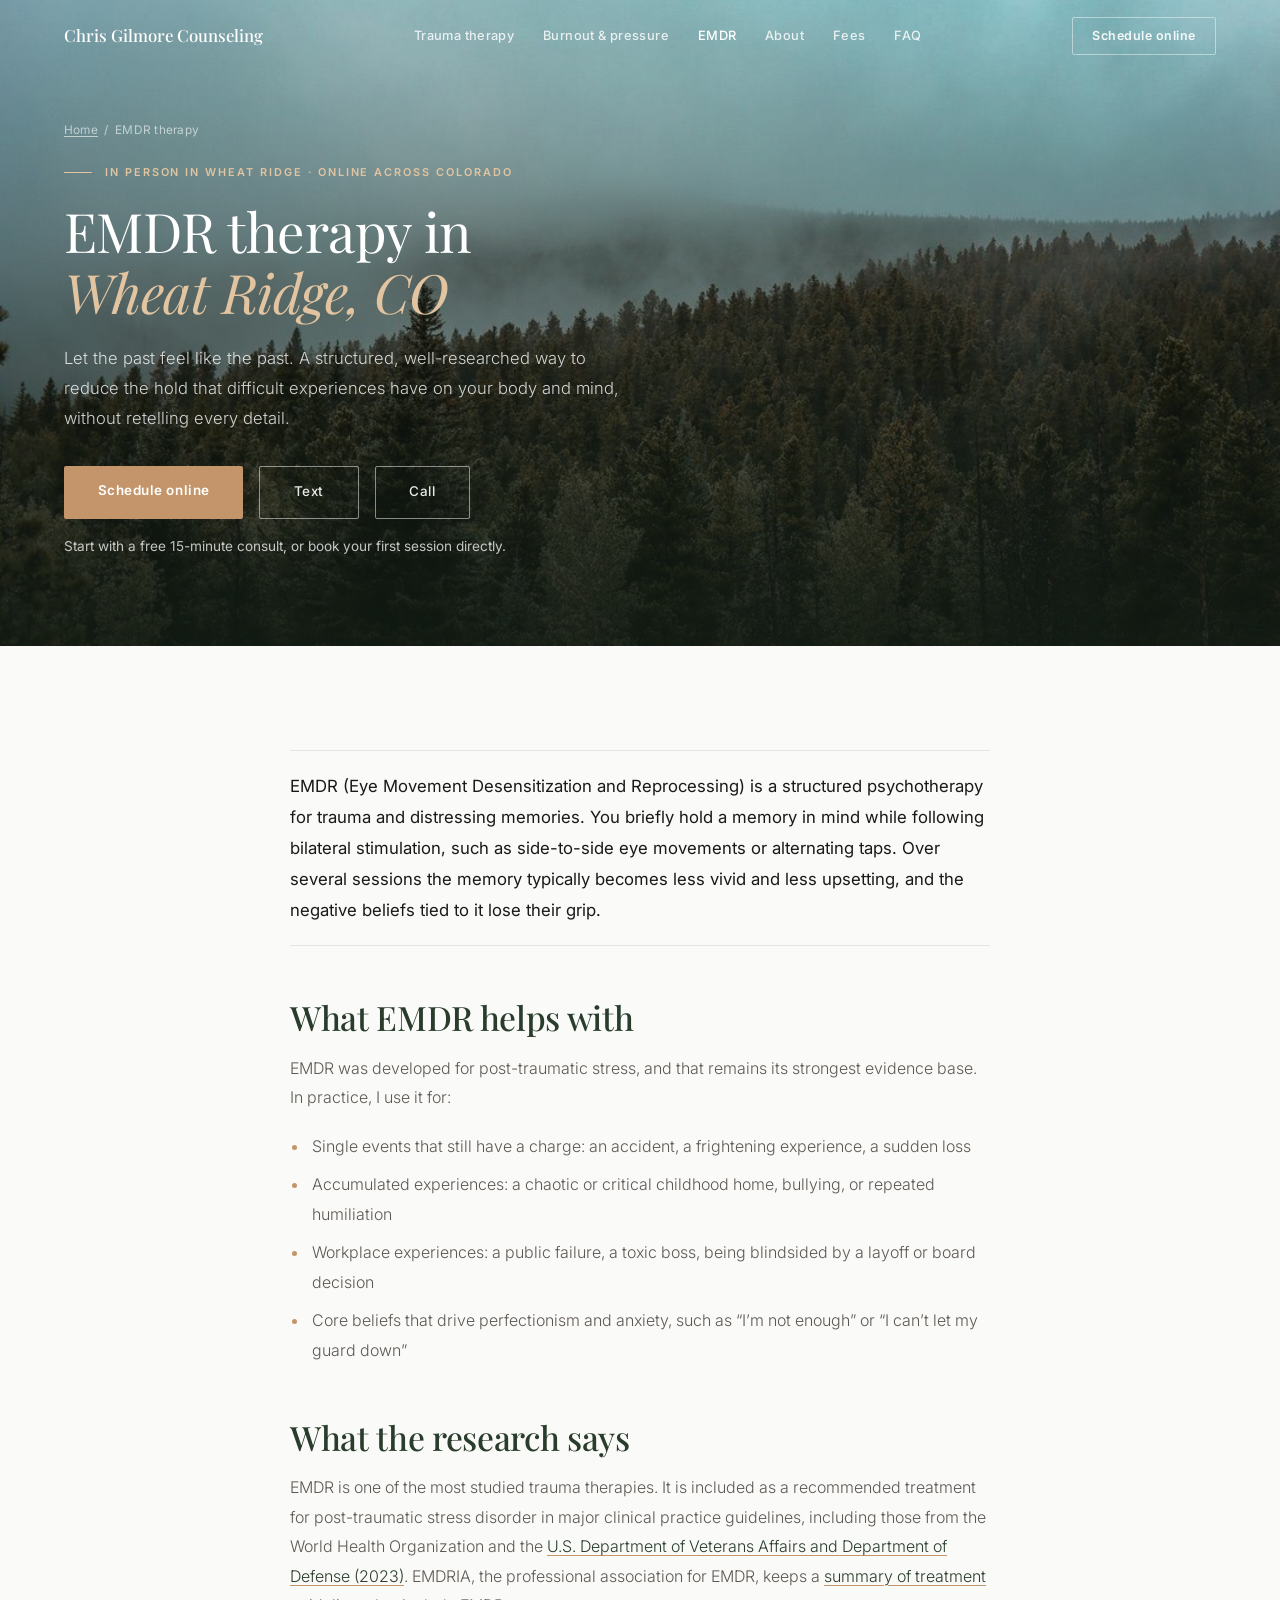
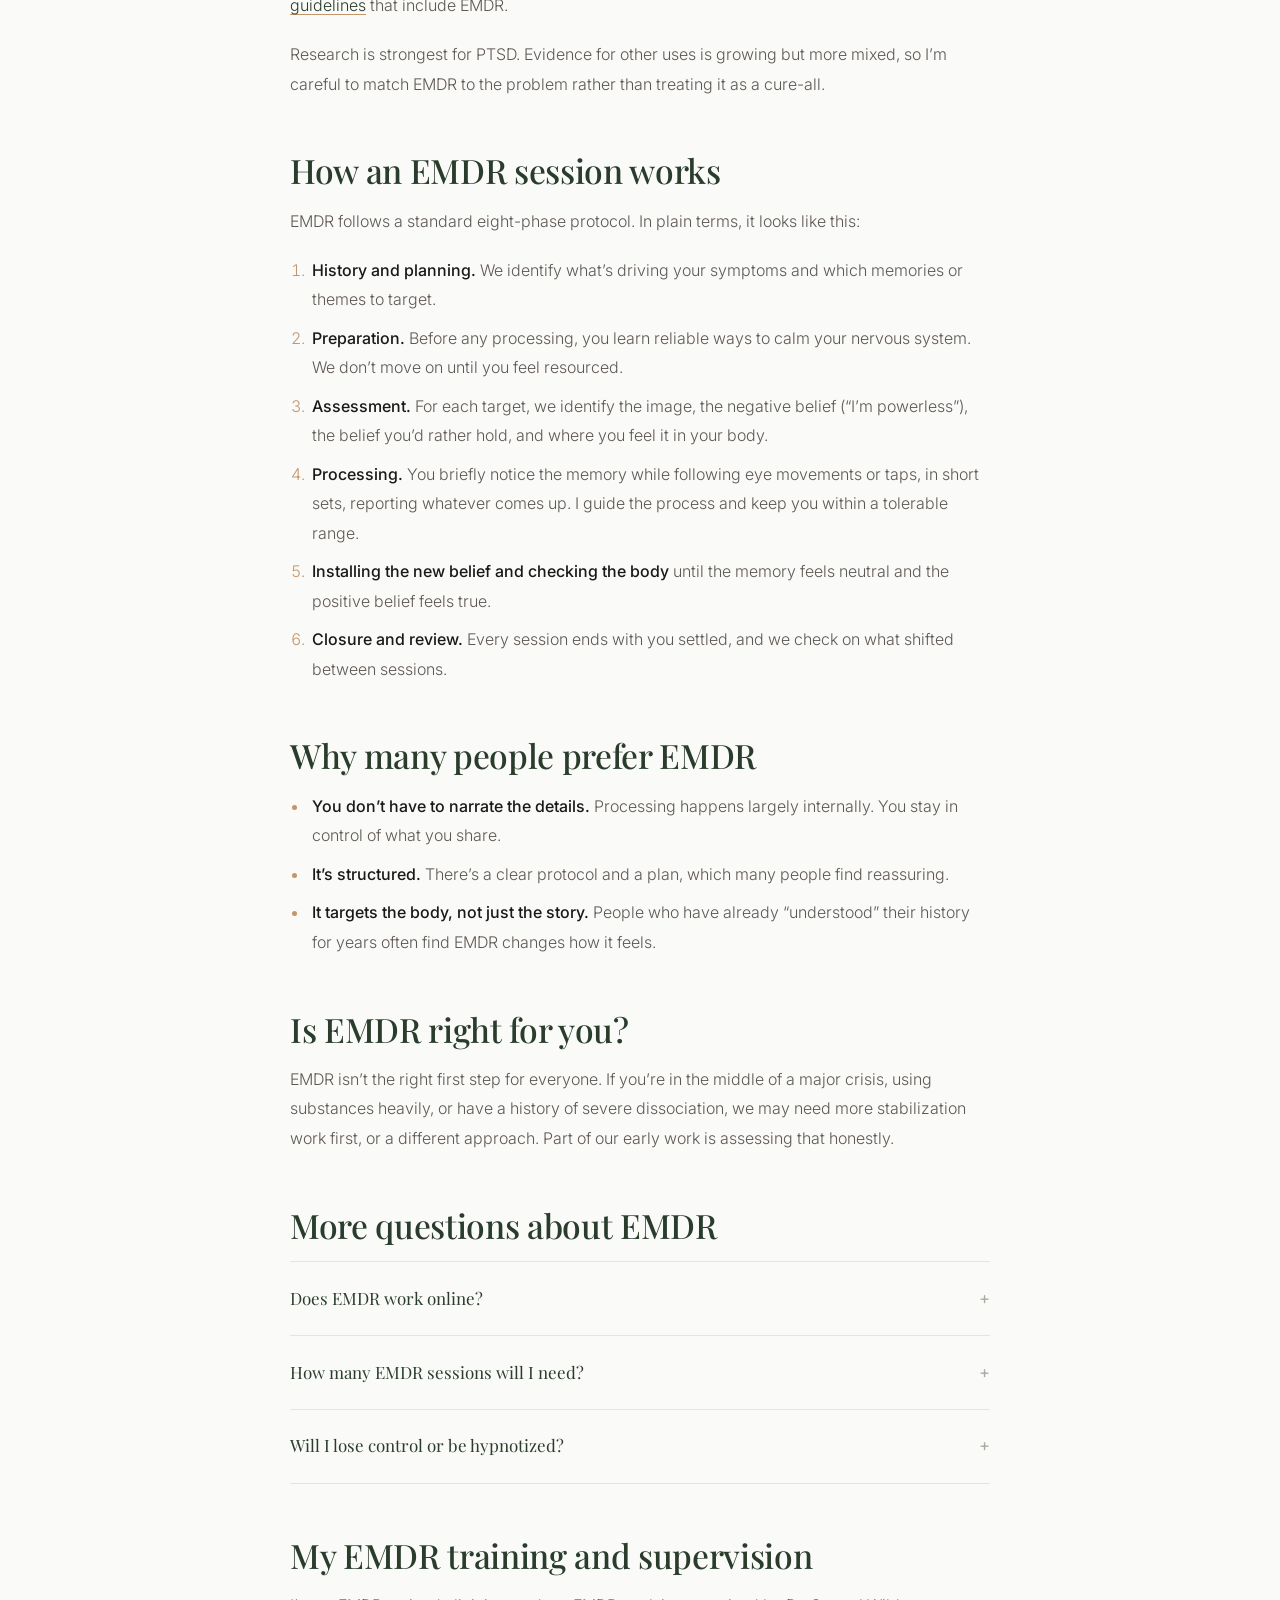
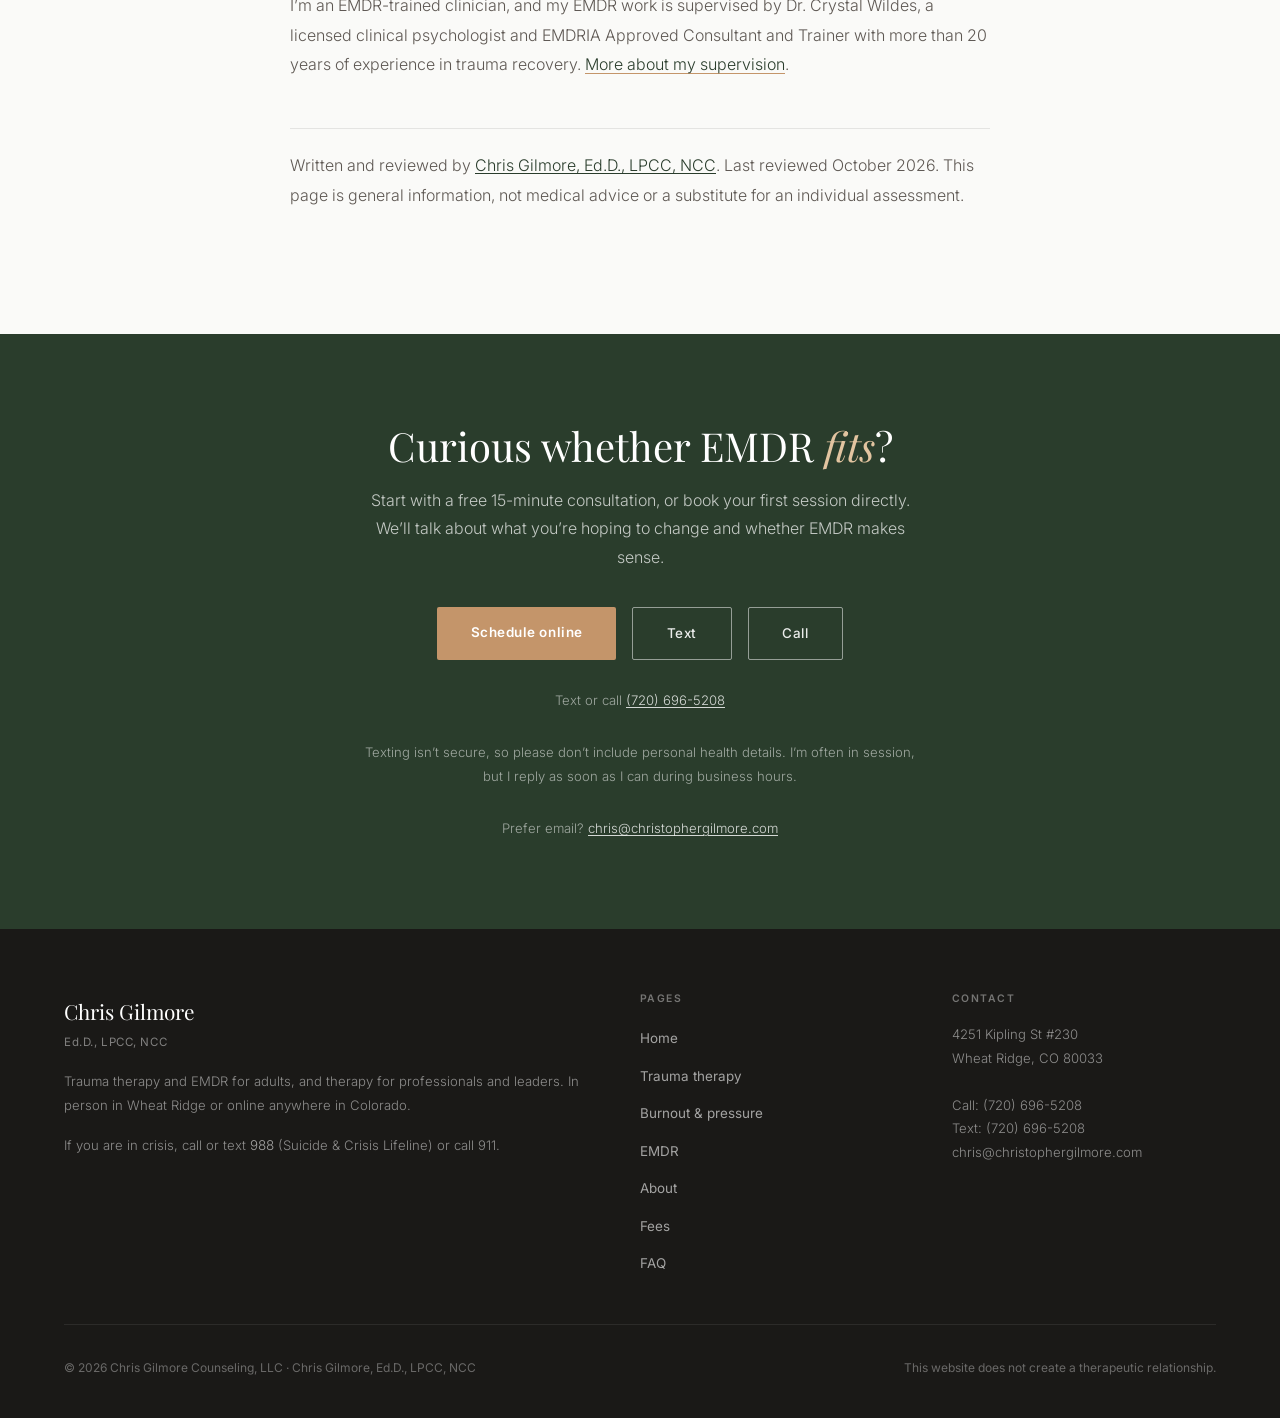
<file: emdr-therapy/index.html>
<!DOCTYPE html>
<html lang="en">
<head>
  <meta charset="UTF-8" />
  <meta name="viewport" content="width=device-width, initial-scale=1.0" />
  <title>EMDR Therapy in Wheat Ridge, CO | Chris Gilmore</title>
  <meta name="description" content="What EMDR therapy is, how a session works, what the research says, and who it fits. EMDR in person in Wheat Ridge, CO, and online across Colorado." />
  <link rel="canonical" href="https://christophergilmore.com/emdr-therapy/" />
  <meta name="robots" content="index, follow, max-image-preview:large" />
  <meta name="author" content="Chris Gilmore, Ed.D., LPCC, NCC" />
  <meta property="og:type" content="website" />
  <meta property="og:site_name" content="Chris Gilmore Counseling" />
  <meta property="og:url" content="https://christophergilmore.com/emdr-therapy/" />
  <meta property="og:title" content="EMDR therapy | Wheat Ridge and online in Colorado" />
  <meta property="og:description" content="What EMDR therapy is, how a session works, what the research says, and who it fits. EMDR in person in Wheat Ridge, CO, and online across Colorado." />
  <meta property="og:image" content="https://christophergilmore.com/og-image.jpg?v=4" />
  <meta property="og:image:width" content="1200" />
  <meta property="og:image:height" content="630" />
  <meta property="og:image:alt" content="Colorado mountain ridge at sunrise with the words: A space to understand yourself more fully." />
  <meta name="twitter:card" content="summary_large_image" />
  <meta name="twitter:title" content="EMDR therapy | Wheat Ridge and online in Colorado" />
  <meta name="twitter:description" content="What EMDR therapy is, how a session works, what the research says, and who it fits. EMDR in person in Wheat Ridge, CO, and online across Colorado." />
  <meta name="twitter:image" content="https://christophergilmore.com/og-image.jpg?v=4" />
  <link rel="alternate" type="text/plain" title="Plain-text summary for AI assistants" href="/llms.txt" />
  <script type="application/ld+json">
{
  "@context": "https://schema.org",
  "@graph": [
    {
      "@type": "WebSite",
      "@id": "https://christophergilmore.com/#website",
      "url": "https://christophergilmore.com/",
      "name": "Chris Gilmore, Ed.D., LPCC, NCC",
      "publisher": {
        "@id": "https://christophergilmore.com/#practice"
      }
    },
    {
      "@type": [
        "MedicalBusiness",
        "ProfessionalService"
      ],
      "@id": "https://christophergilmore.com/#practice",
      "name": "Chris Gilmore Counseling",
      "alternateName": "Chris Gilmore Counseling, LLC",
      "description": "Private-pay trauma therapy and EMDR for adults, and therapy for people in demanding roles facing burnout, chronic stress, and high-functioning anxiety. In person in Wheat Ridge, Colorado, and online anywhere in Colorado.",
      "url": "https://christophergilmore.com/",
      "logo": "https://christophergilmore.com/og-image.jpg",
      "image": "https://christophergilmore.com/og-image.jpg",
      "telephone": "+17206965208",
      "email": "chris@christophergilmore.com",
      "priceRange": "$165 per 50-minute session",
      "currenciesAccepted": "USD",
      "sameAs": [
        "https://www.google.com/maps?cid=15745903611727749094",
        "https://www.psychologytoday.com/us/therapists/chris-gilmore-wheat-ridge-co/1588260"
      ],
      "address": {
        "@type": "PostalAddress",
        "streetAddress": "4251 Kipling St #230",
        "addressLocality": "Wheat Ridge",
        "addressRegion": "CO",
        "postalCode": "80033",
        "addressCountry": "US"
      },
      "areaServed": {
        "@type": "State",
        "name": "Colorado"
      },
      "founder": {
        "@id": "https://christophergilmore.com/#practitioner"
      },
      "employee": {
        "@id": "https://christophergilmore.com/#practitioner"
      },
      "availableService": [
        {
          "@type": "MedicalTherapy",
          "name": "EMDR therapy"
        },
        {
          "@type": "MedicalTherapy",
          "name": "Trauma-focused psychotherapy"
        },
        {
          "@type": "MedicalTherapy",
          "name": "Online psychotherapy"
        }
      ]
    },
    {
      "@type": "Person",
      "@id": "https://christophergilmore.com/#practitioner",
      "name": "Chris Gilmore",
      "honorificSuffix": "Ed.D., LPCC, NCC",
      "jobTitle": "Licensed Professional Counselor Candidate",
      "description": "Colorado therapist offering trauma therapy and EMDR for adults, and therapy for high-achieving professionals facing burnout, high-functioning anxiety, and perfectionism. Attachment-based and nervous-system-informed.",
      "url": "https://christophergilmore.com/about/",
      "image": "https://christophergilmore.com/about-photo.jpg",
      "email": "mailto:chris@christophergilmore.com",
      "telephone": "+17206965208",
      "sameAs": [
        "https://www.psychologytoday.com/profile/1588260",
        "https://www.credly.com/badges/486993e9-2bfe-4efd-933d-dc13f2e16e3e/public_url"
      ],
      "hasCredential": [
        {
          "@type": "EducationalOccupationalCredential",
          "credentialCategory": "degree",
          "name": "Doctor of Education (Ed.D.), Educational Leadership"
        },
        {
          "@type": "EducationalOccupationalCredential",
          "credentialCategory": "degree",
          "name": "Master of Business Administration (MBA)"
        },
        {
          "@type": "EducationalOccupationalCredential",
          "credentialCategory": "degree",
          "name": "Master of Arts (M.A.), Clinical Mental Health Counseling"
        },
        {
          "@type": "EducationalOccupationalCredential",
          "credentialCategory": "degree",
          "name": "Bachelor of Arts (B.A.), Psychology"
        },
        {
          "@type": "EducationalOccupationalCredential",
          "credentialCategory": "license",
          "name": "Licensed Professional Counselor Candidate (LPCC)",
          "recognizedBy": {
            "@type": "Organization",
            "name": "Colorado State Board of Licensed Professional Counselor Examiners"
          }
        },
        {
          "@type": "EducationalOccupationalCredential",
          "credentialCategory": "certification",
          "name": "National Certified Counselor (NCC)",
          "recognizedBy": {
            "@type": "Organization",
            "name": "National Board for Certified Counselors"
          }
        }
      ],
      "knowsAbout": [
        "Trauma therapy",
        "EMDR therapy",
        "Complex trauma",
        "Burnout",
        "High-functioning anxiety",
        "Perfectionism",
        "Executive stress",
        "Attachment theory",
        "Nervous system regulation"
      ],
      "worksFor": {
        "@id": "https://christophergilmore.com/#practice"
      }
    },
    {
      "@type": "WebPage",
      "@id": "https://christophergilmore.com/emdr-therapy/#webpage",
      "url": "https://christophergilmore.com/emdr-therapy/",
      "name": "EMDR Therapy in Wheat Ridge, CO | Chris Gilmore",
      "description": "What EMDR therapy is, how a session works, what the research says, and who it fits. EMDR in person in Wheat Ridge, CO, and online across Colorado.",
      "isPartOf": {
        "@id": "https://christophergilmore.com/#website"
      },
      "about": {
        "@id": "https://christophergilmore.com/#practice"
      },
      "author": {
        "@id": "https://christophergilmore.com/#practitioner"
      },
      "reviewedBy": {
        "@id": "https://christophergilmore.com/#practitioner"
      },
      "lastReviewed": "2026-10-20",
      "dateModified": "2026-10-20",
      "inLanguage": "en-US",
      "breadcrumb": {
        "@id": "https://christophergilmore.com/emdr-therapy/#breadcrumbs"
      }
    },
    {
      "@type": "BreadcrumbList",
      "@id": "https://christophergilmore.com/emdr-therapy/#breadcrumbs",
      "itemListElement": [
        {
          "@type": "ListItem",
          "position": 1,
          "name": "Home",
          "item": "https://christophergilmore.com/"
        },
        {
          "@type": "ListItem",
          "position": 2,
          "name": "EMDR therapy",
          "item": "https://christophergilmore.com/emdr-therapy/"
        }
      ]
    }
  ]
}
  </script>
  <script type="application/ld+json">
{
  "@context": "https://schema.org",
  "@type": "FAQPage",
  "@id": "https://christophergilmore.com/emdr-therapy/#faq",
  "mainEntity": [
    {
      "@type": "Question",
      "name": "Does EMDR work online?",
      "acceptedAnswer": {
        "@type": "Answer",
        "text": "EMDR can be delivered by secure video using eye movements on screen or self-administered tapping. Many people find it works well. We’ll decide together whether in-person or online sessions suit you best."
      }
    },
    {
      "@type": "Question",
      "name": "How many EMDR sessions will I need?",
      "acceptedAnswer": {
        "@type": "Answer",
        "text": "It varies. A single, well-defined event may take a handful of processing sessions after preparation. Patterns rooted in years of experiences usually take longer. We’ll set a plan and review progress together."
      }
    },
    {
      "@type": "Question",
      "name": "Will I lose control or be hypnotized?",
      "acceptedAnswer": {
        "@type": "Answer",
        "text": "No. You’re awake, aware, and in control the entire time, and you can pause at any point. EMDR is not hypnosis."
      }
    }
  ]
}
</script>
  <link rel="preconnect" href="https://fonts.googleapis.com" />
  <link rel="preconnect" href="https://fonts.gstatic.com" crossorigin />
  <link href="https://fonts.googleapis.com/css2?family=Playfair+Display:ital,wght@0,400;0,500;1,400&family=Inter:wght@300;400;500;600;700&display=swap" rel="stylesheet" />
  <link rel="stylesheet" href="/styles.css?v=4" />
<!-- Google tag (gtag.js) -->
<script async src="https://www.googletagmanager.com/gtag/js?id=G-8GF17G078T"></script>
<script>
  window.dataLayer = window.dataLayer || [];
  function gtag(){dataLayer.push(arguments);}
  gtag('js', new Date());
  gtag('config', 'G-8GF17G078T', { allow_google_signals: false, allow_ad_personalization_signals: false });
  // Inquiry click tracking: booking, call, text, email (no personal data is sent)
  document.addEventListener('click', function (e) {
    var a = e.target.closest && e.target.closest('a[href]');
    if (!a) return;
    var h = a.getAttribute('href') || '', method = null;
    if (h.indexOf('clientsecure.me') !== -1) method = 'booking_request';
    else if (h.indexOf('tel:') === 0 && h !== 'tel:988' && h !== 'tel:911') method = 'call';
    else if (h.indexOf('sms:') === 0) method = 'text';
    else if (h.indexOf('mailto:') === 0) method = 'email';
    if (method) gtag('event', 'generate_lead', { method: method, page_path: location.pathname, transport_type: 'beacon' });
  });
</script>
</head>
<body>
<a class="skip" href="#main">Skip to content</a>
<div class="mobile-nav" id="mobile-nav" role="dialog" aria-label="Menu">
  <button class="mob-close" onclick="toggleMenu()" aria-label="Close menu">&times;</button>
  <a href="/">Home</a>
  <a href="/trauma-therapy/">Trauma therapy</a>
  <a href="/therapy-for-high-achievers/">Burnout &amp; pressure</a>
  <a href="/emdr-therapy/">EMDR</a>
  <a href="/about/">About</a>
  <a href="/faq/#fees">Fees</a>
  <a href="/faq/">FAQ</a>
  <a href="https://christopher-gilmore.clientsecure.me/request" class="mob-cta" target="_blank" rel="noopener">Schedule online</a>
  <a href="sms:+17206965208?&amp;body=Hi%20Chris%2C%20I%27d%20like%20to%20schedule%20a%20free%20consultation." class="mob-call">Text (720) 696-5208</a>
  <a href="tel:+17206965208" class="mob-call">Call (720) 696-5208</a>
</div>
<nav class="site-nav clear" id="site-nav" aria-label="Main">
  <a href="/" class="nav-brand">
    <span class="name">Chris Gilmore Counseling</span>
  </a>
  <ul class="nav-links">
    <li><a href="/trauma-therapy/">Trauma therapy</a></li>
    <li><a href="/therapy-for-high-achievers/">Burnout &amp; pressure</a></li>
    <li><a href="/emdr-therapy/" aria-current="page">EMDR</a></li>
    <li><a href="/about/">About</a></li>
    <li><a href="/faq/#fees">Fees</a></li>
    <li><a href="/faq/">FAQ</a></li>
  </ul>
  <a href="https://christopher-gilmore.clientsecure.me/request" class="nav-cta" target="_blank" rel="noopener">Schedule online</a>
  <button class="hamburger" onclick="toggleMenu()" aria-label="Open menu"><span></span><span></span><span></span></button>
</nav>
<header class="hero page">
  <div class="hero-bg" style="background-image:url('/who-bg.jpg')"></div>
  <div class="hero-overlay"></div>
  <div class="hero-content">
    <nav class="crumbs" aria-label="Breadcrumb"><a href="/">Home</a> &nbsp;/&nbsp; <span>EMDR therapy</span></nav>
    <div class="hero-label">In person in Wheat Ridge &middot; Online across Colorado</div>
    <h1>EMDR therapy in <em>Wheat&nbsp;Ridge,&nbsp;CO</em></h1>
    <p class="lede">Let the past feel like the past. A structured, well-researched way to reduce the hold that difficult experiences have on your body and mind, without retelling every detail.</p>
    <div class="btns">
      <a href="https://christopher-gilmore.clientsecure.me/request" class="btn-primary" target="_blank" rel="noopener">Schedule online</a>
      <a href="sms:+17206965208?&amp;body=Hi%20Chris%2C%20I%27d%20like%20to%20schedule%20a%20free%20consultation." class="btn-ghost">Text</a>
      <a href="tel:+17206965208" class="btn-ghost">Call</a>
    </div>
    <p class="cta-note">Start with a free 15-minute consult, or book your first session directly.</p>
  </div>
</header>

<main id="main">
<section class="sec">
  <article class="prose">
    <p class="answer">EMDR (Eye Movement Desensitization and Reprocessing) is a structured psychotherapy for trauma and distressing memories. You briefly hold a memory in mind while following bilateral stimulation, such as side-to-side eye movements or alternating taps. Over several sessions the memory typically becomes less vivid and less upsetting, and the negative beliefs tied to it lose their grip.</p>

    <h2>What EMDR helps with</h2>
    <p>EMDR was developed for post-traumatic stress, and that remains its strongest evidence base. In practice, I use it for:</p>
    <ul>
      <li>Single events that still have a charge: an accident, a frightening experience, a sudden loss</li>
      <li>Accumulated experiences: a chaotic or critical childhood home, bullying, or repeated humiliation</li>
      <li>Workplace experiences: a public failure, a toxic boss, being blindsided by a layoff or board decision</li>
      <li>Core beliefs that drive perfectionism and anxiety, such as &#8220;I&#8217;m not enough&#8221; or &#8220;I can&#8217;t let my guard down&#8221;</li>
    </ul>

    <h2>What the research says</h2>
    <p>EMDR is one of the most studied trauma therapies. It is included as a recommended treatment for post-traumatic stress disorder in major clinical practice guidelines, including those from the World Health Organization and the <a href="https://www.healthquality.va.gov/guidelines/MH/ptsd/" target="_blank" rel="noopener">U.S. Department of Veterans Affairs and Department of Defense (2023)</a>. EMDRIA, the professional association for EMDR, keeps a <a href="https://www.emdria.org/?p=4279" target="_blank" rel="noopener">summary of treatment guidelines</a> that include EMDR.</p>
    <p>Research is strongest for PTSD. Evidence for other uses is growing but more mixed, so I&#8217;m careful to match EMDR to the problem rather than treating it as a cure-all.</p>

    <h2>How an EMDR session works</h2>
    <p>EMDR follows a standard eight-phase protocol. In plain terms, it looks like this:</p>
    <ol>
      <li><strong>History and planning.</strong> We identify what&#8217;s driving your symptoms and which memories or themes to target.</li>
      <li><strong>Preparation.</strong> Before any processing, you learn reliable ways to calm your nervous system. We don&#8217;t move on until you feel resourced.</li>
      <li><strong>Assessment.</strong> For each target, we identify the image, the negative belief (&#8220;I&#8217;m powerless&#8221;), the belief you&#8217;d rather hold, and where you feel it in your body.</li>
      <li><strong>Processing.</strong> You briefly notice the memory while following eye movements or taps, in short sets, reporting whatever comes up. I guide the process and keep you within a tolerable range.</li>
      <li><strong>Installing the new belief and checking the body</strong> until the memory feels neutral and the positive belief feels true.</li>
      <li><strong>Closure and review.</strong> Every session ends with you settled, and we check on what shifted between sessions.</li>
    </ol>

    <h2>Why many people prefer EMDR</h2>
    <ul>
      <li><strong>You don&#8217;t have to narrate the details.</strong> Processing happens largely internally. You stay in control of what you share.</li>
      <li><strong>It&#8217;s structured.</strong> There&#8217;s a clear protocol and a plan, which many people find reassuring.</li>
      <li><strong>It targets the body, not just the story.</strong> People who have already &#8220;understood&#8221; their history for years often find EMDR changes how it feels.</li>
    </ul>

    <h2>Is EMDR right for you?</h2>
    <p>EMDR isn&#8217;t the right first step for everyone. If you&#8217;re in the middle of a major crisis, using substances heavily, or have a history of severe dissociation, we may need more stabilization work first, or a different approach. Part of our early work is assessing that honestly.</p>

    <h2>More questions about EMDR</h2>
    <div class="faq">
  
  <details><summary>Does EMDR work online?</summary><div class="a"><p>EMDR can be delivered by secure video using eye movements on screen or self-administered tapping. Many people find it works well. We&#8217;ll decide together whether in-person or online sessions suit you best.</p></div></details>
  <details><summary>How many EMDR sessions will I need?</summary><div class="a"><p>It varies. A single, well-defined event may take a handful of processing sessions after preparation. Patterns rooted in years of experiences usually take longer. We&#8217;ll set a plan and review progress together.</p></div></details>
  <details><summary>Will I lose control or be hypnotized?</summary><div class="a"><p>No. You&#8217;re awake, aware, and in control the entire time, and you can pause at any point. EMDR is not hypnosis.</p></div></details>
</div>

    <h2>My EMDR training and supervision</h2>
    <p>I&#8217;m an EMDR-trained clinician, and my EMDR work is supervised by Dr. Crystal Wildes, a licensed clinical psychologist and EMDRIA Approved Consultant and Trainer with more than 20 years of experience in trauma recovery. <a href="/about/#supervision">More about my supervision</a>.</p>
    <p class="byline">Written and reviewed by <a href="/about/">Chris Gilmore, Ed.D., LPCC, NCC</a>. Last reviewed October 2026. This page is general information, not medical advice or a substitute for an individual assessment.</p>
  </article>
</section>
</main>
<section class="cta-band" aria-labelledby="cta-h">
  <h2 id="cta-h">Curious whether EMDR <em>fits</em>?</h2>
  <p>Start with a free 15-minute consultation, or book your first session directly. We&#8217;ll talk about what you&#8217;re hoping to change and whether EMDR makes sense.</p>
  <div class="btns">
    <a href="https://christopher-gilmore.clientsecure.me/request" class="btn-primary" target="_blank" rel="noopener">Schedule online</a>
    <a href="sms:+17206965208?&amp;body=Hi%20Chris%2C%20I%27d%20like%20to%20schedule%20a%20free%20consultation." class="btn-ghost">Text</a>
    <a href="tel:+17206965208" class="btn-ghost">Call</a>
  </div>
  <p class="small">Text or call <a href="tel:+17206965208">(720) 696-5208</a></p>
  <p class="small">Texting isn&#8217;t secure, so please don&#8217;t include personal health details. I&#8217;m often in session, but I reply as soon as I can during business hours.</p>
  <p class="small">Prefer email? <a href="mailto:chris@christophergilmore.com">chris@christophergilmore.com</a></p>
</section>
<footer>
  <div class="footer-grid">
    <div>
      <div class="footer-name">Chris Gilmore</div>
      <div class="footer-cred">Ed.D., LPCC, NCC</div>
      <p>Trauma therapy and EMDR for adults, and therapy for professionals and leaders. In person in Wheat Ridge or online anywhere in Colorado.</p>
      <p style="margin-top:1rem">If you are in crisis, call or text <a href="tel:988">988</a> (Suicide &amp; Crisis Lifeline) or call 911.</p>
    </div>
    <div>
      <h2>Pages</h2>
      <ul>
        <li><a href="/">Home</a></li>
        <li><a href="/trauma-therapy/">Trauma therapy</a></li>
        <li><a href="/therapy-for-high-achievers/">Burnout &amp; pressure</a></li>
        <li><a href="/emdr-therapy/">EMDR</a></li>
        <li><a href="/about/">About</a></li>
        <li><a href="/faq/#fees">Fees</a></li>
        <li><a href="/faq/">FAQ</a></li>
      </ul>
    </div>
    <div>
      <h2>Contact</h2>
      <address>
        4251 Kipling St #230<br>Wheat Ridge, CO 80033<br><br>
        Call: <a href="tel:+17206965208">(720) 696-5208</a><br>
        Text: <a href="sms:+17206965208?&amp;body=Hi%20Chris%2C%20I%27d%20like%20to%20schedule%20a%20free%20consultation.">(720) 696-5208</a><br>
        <a href="mailto:chris@christophergilmore.com">chris@christophergilmore.com</a>
      </address>
    </div>
  </div>
  <div class="footer-bottom">
    <span>&copy; 2026 Chris Gilmore Counseling, LLC &middot; Chris Gilmore, Ed.D., LPCC, NCC</span>
    <span>This website does not create a therapeutic relationship.</span>
  </div>
<div class="mcta" aria-label="Contact">
  <a href="https://christopher-gilmore.clientsecure.me/request" class="mcta-book" target="_blank" rel="noopener">Schedule</a>
  <a href="sms:+17206965208?&amp;body=Hi%20Chris%2C%20I%27d%20like%20to%20schedule%20a%20free%20consultation.">Text</a>
  <a href="tel:+17206965208">Call</a>
</div>
<script>
  (function () {
    var bar = document.querySelector('.mcta');
    if (!bar || !('IntersectionObserver' in window)) return;
    var hero = document.querySelector('header.hero');
    var targets = [hero && (hero.querySelector('.btns') || hero), document.querySelector('.cta-band .btns')].filter(Boolean);
    var visible = new Set();
    document.documentElement.classList.add('js-mcta');
    bar.classList.add('is-hidden');
    var io = new IntersectionObserver(function (entries) {
      entries.forEach(function (e) { e.isIntersecting ? visible.add(e.target) : visible.delete(e.target); });
      bar.classList.toggle('is-hidden', visible.size > 0);
    });
    targets.forEach(function (t) { io.observe(t); });
  })();
</script>
</footer>
<script>
  (function () {
    var nav = document.getElementById('site-nav');
    function setNav() { nav.className = 'site-nav ' + (window.scrollY > 60 ? 'solid' : 'clear'); }
    window.addEventListener('scroll', setNav, { passive: true }); setNav();
  })();
  function toggleMenu() {
    var m = document.getElementById('mobile-nav');
    m.classList.toggle('open');
    document.body.style.overflow = m.classList.contains('open') ? 'hidden' : '';
  }
</script>
</body>
</html>
</file>
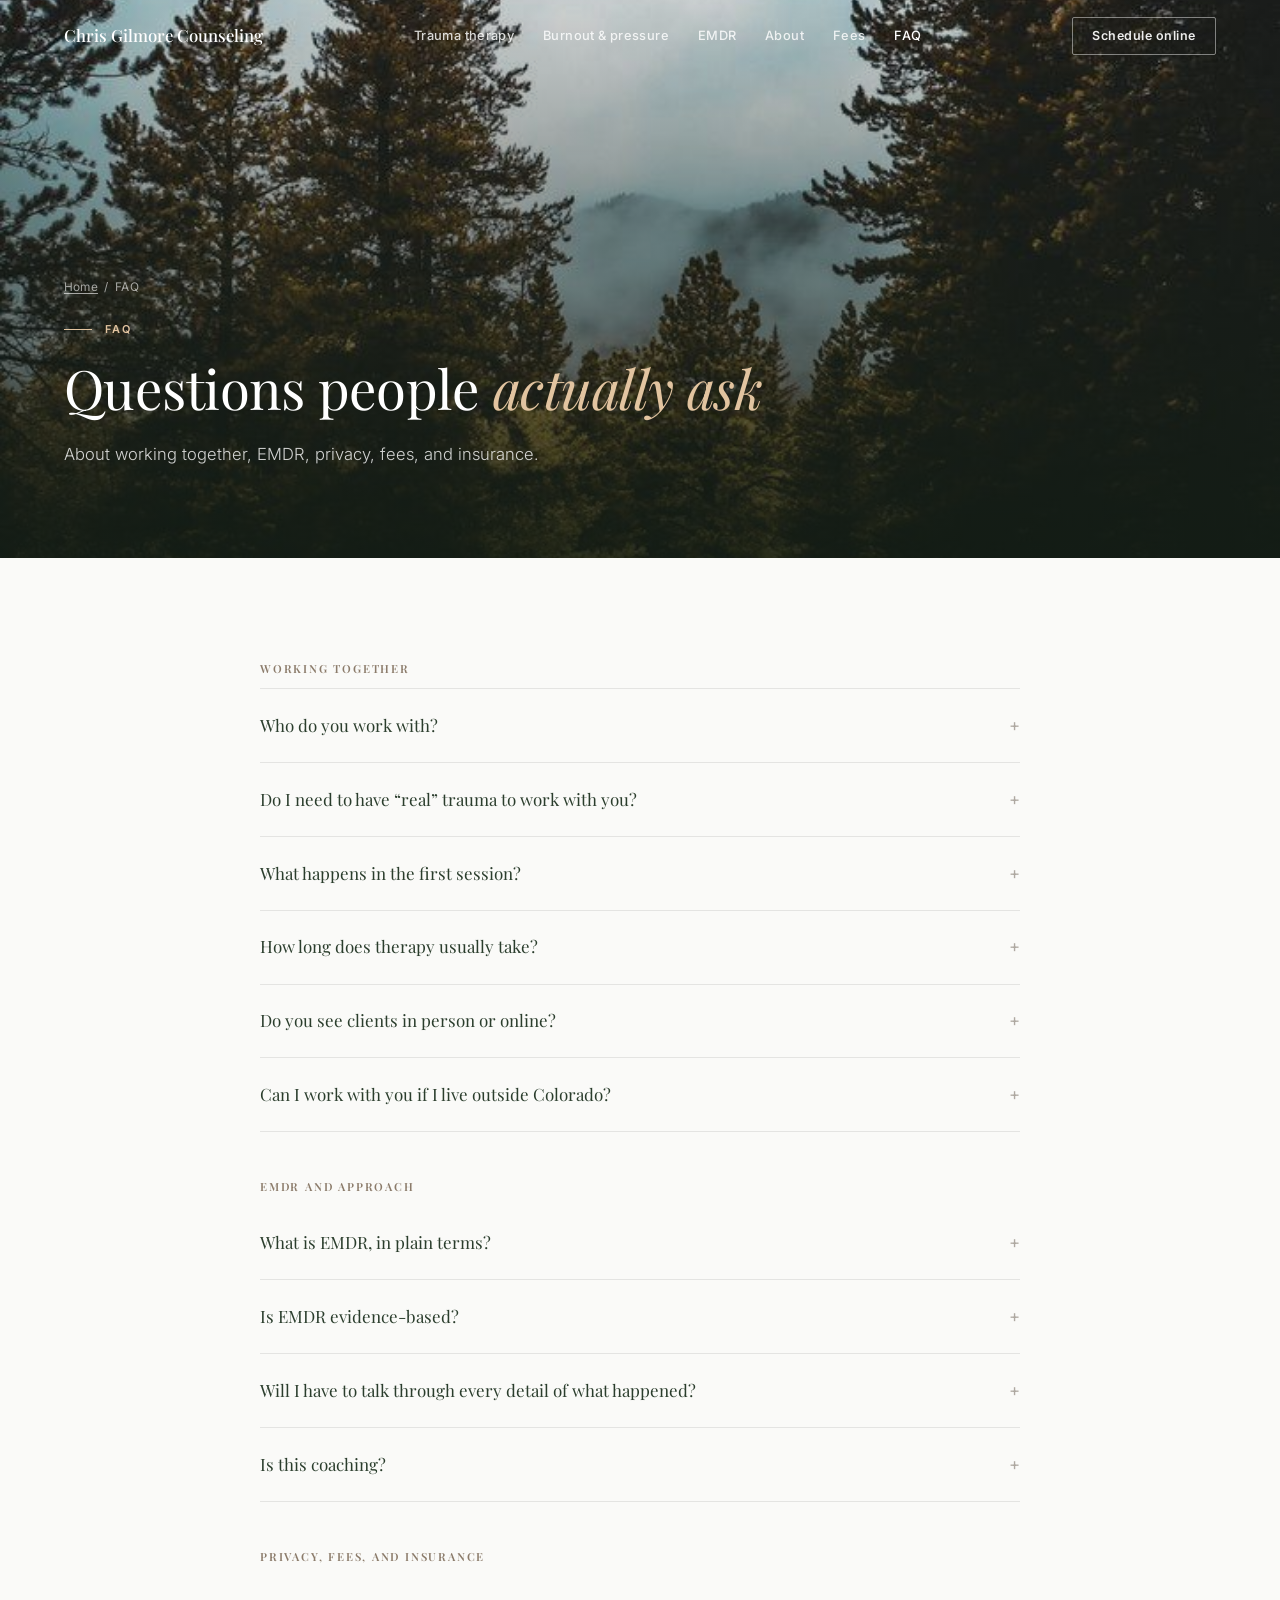
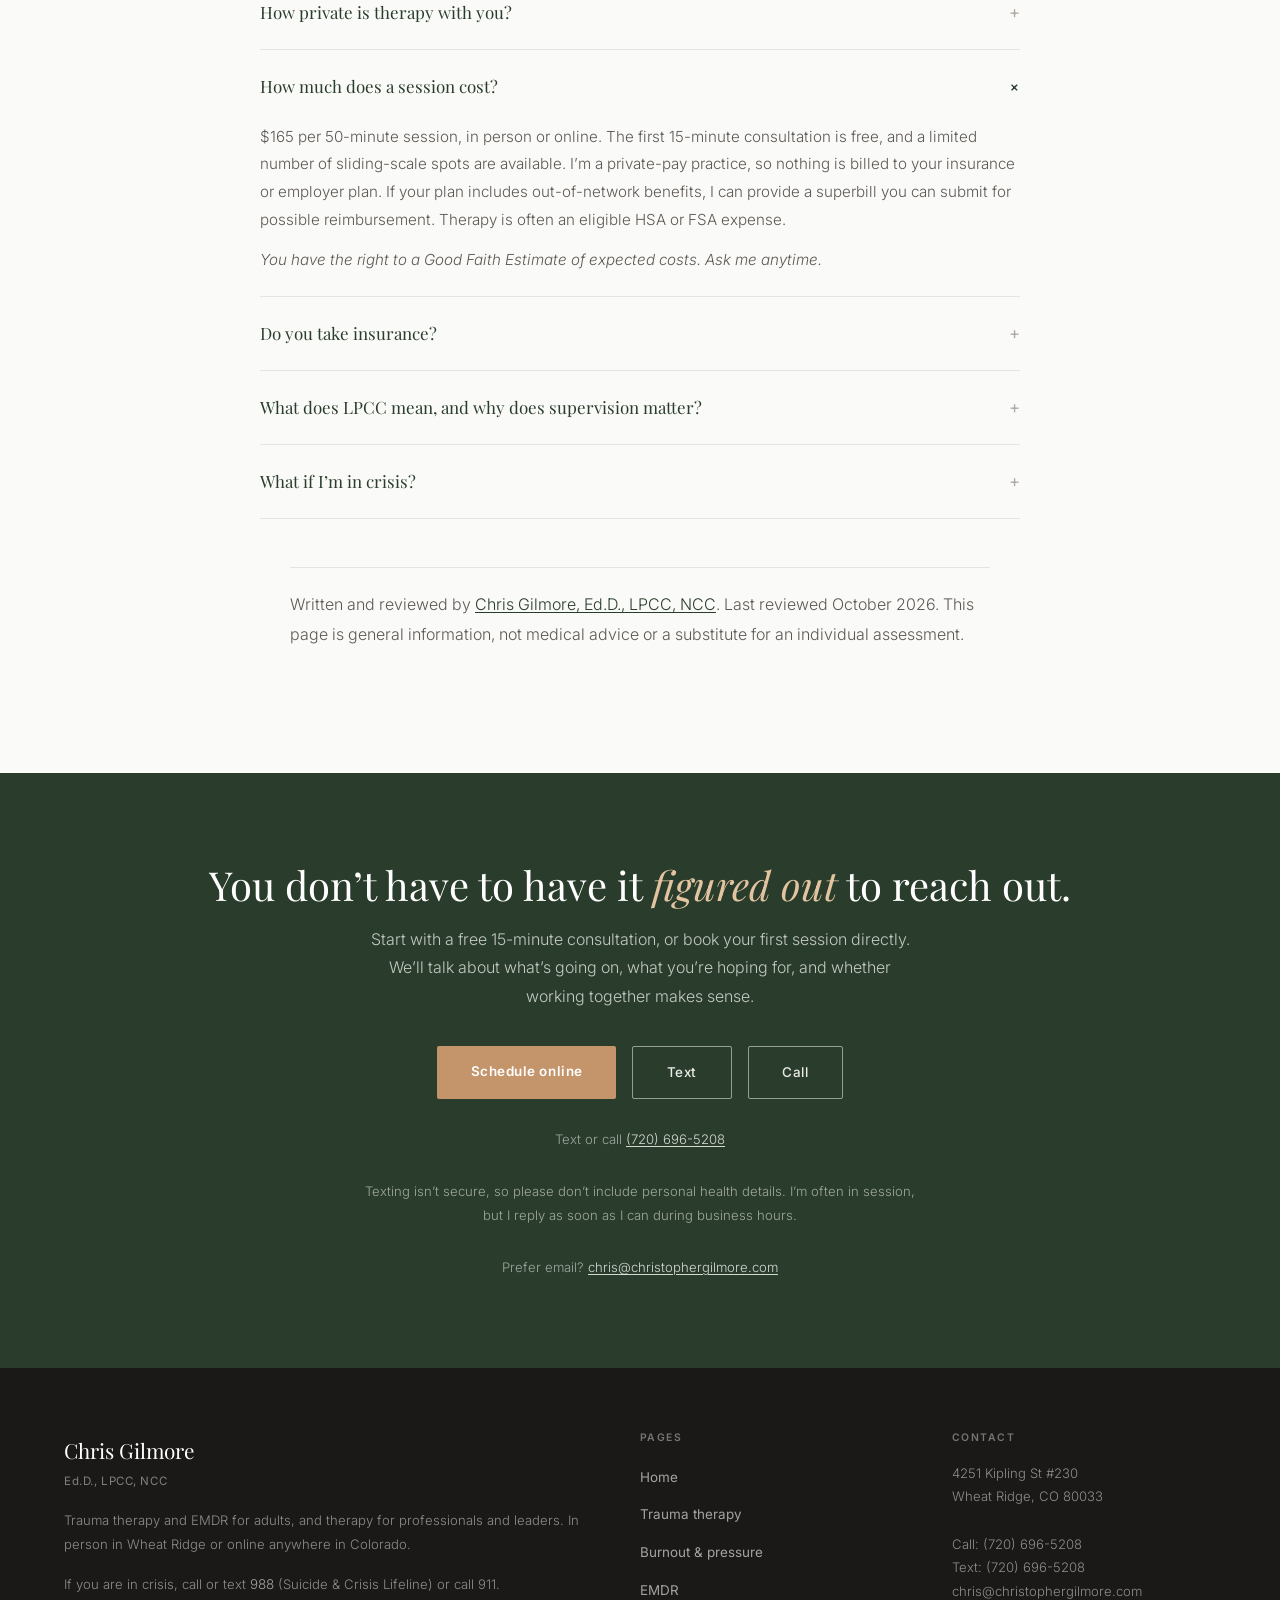
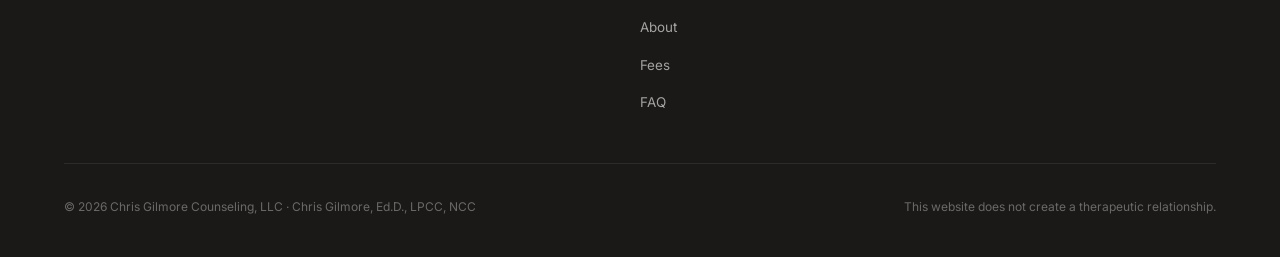
<file: faq/index.html>
<!DOCTYPE html>
<html lang="en">
<head>
  <meta charset="UTF-8" />
  <meta name="viewport" content="width=device-width, initial-scale=1.0" />
  <title>FAQ: Trauma Therapy, EMDR, and Fees | Chris Gilmore</title>
  <meta name="description" content="Answers to common questions about trauma therapy, therapy for high achievers, EMDR, online therapy in Colorado, privacy, fees, insurance, and LPCC supervision." />
  <link rel="canonical" href="https://christophergilmore.com/faq/" />
  <meta name="robots" content="index, follow, max-image-preview:large" />
  <meta name="author" content="Chris Gilmore, Ed.D., LPCC, NCC" />
  <meta property="og:type" content="website" />
  <meta property="og:site_name" content="Chris Gilmore Counseling" />
  <meta property="og:url" content="https://christophergilmore.com/faq/" />
  <meta property="og:title" content="Frequently asked questions | Chris Gilmore, Colorado" />
  <meta property="og:description" content="Answers to common questions about trauma therapy, therapy for high achievers, EMDR, online therapy in Colorado, privacy, fees, insurance, and LPCC supervision." />
  <meta property="og:image" content="https://christophergilmore.com/og-image.jpg?v=4" />
  <meta property="og:image:width" content="1200" />
  <meta property="og:image:height" content="630" />
  <meta property="og:image:alt" content="Colorado mountain ridge at sunrise with the words: A space to understand yourself more fully." />
  <meta name="twitter:card" content="summary_large_image" />
  <meta name="twitter:title" content="Frequently asked questions | Chris Gilmore, Colorado" />
  <meta name="twitter:description" content="Answers to common questions about trauma therapy, therapy for high achievers, EMDR, online therapy in Colorado, privacy, fees, insurance, and LPCC supervision." />
  <meta name="twitter:image" content="https://christophergilmore.com/og-image.jpg?v=4" />
  <link rel="alternate" type="text/plain" title="Plain-text summary for AI assistants" href="/llms.txt" />
  <script type="application/ld+json">
{
  "@context": "https://schema.org",
  "@graph": [
    {
      "@type": "WebSite",
      "@id": "https://christophergilmore.com/#website",
      "url": "https://christophergilmore.com/",
      "name": "Chris Gilmore, Ed.D., LPCC, NCC",
      "publisher": {
        "@id": "https://christophergilmore.com/#practice"
      }
    },
    {
      "@type": [
        "MedicalBusiness",
        "ProfessionalService"
      ],
      "@id": "https://christophergilmore.com/#practice",
      "name": "Chris Gilmore Counseling",
      "alternateName": "Chris Gilmore Counseling, LLC",
      "description": "Private-pay trauma therapy and EMDR for adults, and therapy for people in demanding roles facing burnout, chronic stress, and high-functioning anxiety. In person in Wheat Ridge, Colorado, and online anywhere in Colorado.",
      "url": "https://christophergilmore.com/",
      "logo": "https://christophergilmore.com/og-image.jpg",
      "image": "https://christophergilmore.com/og-image.jpg",
      "telephone": "+17206965208",
      "email": "chris@christophergilmore.com",
      "priceRange": "$165 per 50-minute session",
      "currenciesAccepted": "USD",
      "sameAs": [
        "https://www.google.com/maps?cid=15745903611727749094",
        "https://www.psychologytoday.com/us/therapists/chris-gilmore-wheat-ridge-co/1588260"
      ],
      "address": {
        "@type": "PostalAddress",
        "streetAddress": "4251 Kipling St #230",
        "addressLocality": "Wheat Ridge",
        "addressRegion": "CO",
        "postalCode": "80033",
        "addressCountry": "US"
      },
      "areaServed": {
        "@type": "State",
        "name": "Colorado"
      },
      "founder": {
        "@id": "https://christophergilmore.com/#practitioner"
      },
      "employee": {
        "@id": "https://christophergilmore.com/#practitioner"
      },
      "availableService": [
        {
          "@type": "MedicalTherapy",
          "name": "EMDR therapy"
        },
        {
          "@type": "MedicalTherapy",
          "name": "Trauma-focused psychotherapy"
        },
        {
          "@type": "MedicalTherapy",
          "name": "Online psychotherapy"
        }
      ]
    },
    {
      "@type": "Person",
      "@id": "https://christophergilmore.com/#practitioner",
      "name": "Chris Gilmore",
      "honorificSuffix": "Ed.D., LPCC, NCC",
      "jobTitle": "Licensed Professional Counselor Candidate",
      "description": "Colorado therapist offering trauma therapy and EMDR for adults, and therapy for high-achieving professionals facing burnout, high-functioning anxiety, and perfectionism. Attachment-based and nervous-system-informed.",
      "url": "https://christophergilmore.com/about/",
      "image": "https://christophergilmore.com/about-photo.jpg",
      "email": "mailto:chris@christophergilmore.com",
      "telephone": "+17206965208",
      "sameAs": [
        "https://www.psychologytoday.com/profile/1588260",
        "https://www.credly.com/badges/486993e9-2bfe-4efd-933d-dc13f2e16e3e/public_url"
      ],
      "hasCredential": [
        {
          "@type": "EducationalOccupationalCredential",
          "credentialCategory": "degree",
          "name": "Doctor of Education (Ed.D.), Educational Leadership"
        },
        {
          "@type": "EducationalOccupationalCredential",
          "credentialCategory": "degree",
          "name": "Master of Business Administration (MBA)"
        },
        {
          "@type": "EducationalOccupationalCredential",
          "credentialCategory": "degree",
          "name": "Master of Arts (M.A.), Clinical Mental Health Counseling"
        },
        {
          "@type": "EducationalOccupationalCredential",
          "credentialCategory": "degree",
          "name": "Bachelor of Arts (B.A.), Psychology"
        },
        {
          "@type": "EducationalOccupationalCredential",
          "credentialCategory": "license",
          "name": "Licensed Professional Counselor Candidate (LPCC)",
          "recognizedBy": {
            "@type": "Organization",
            "name": "Colorado State Board of Licensed Professional Counselor Examiners"
          }
        },
        {
          "@type": "EducationalOccupationalCredential",
          "credentialCategory": "certification",
          "name": "National Certified Counselor (NCC)",
          "recognizedBy": {
            "@type": "Organization",
            "name": "National Board for Certified Counselors"
          }
        }
      ],
      "knowsAbout": [
        "Trauma therapy",
        "EMDR therapy",
        "Complex trauma",
        "Burnout",
        "High-functioning anxiety",
        "Perfectionism",
        "Executive stress",
        "Attachment theory",
        "Nervous system regulation"
      ],
      "worksFor": {
        "@id": "https://christophergilmore.com/#practice"
      }
    },
    {
      "@type": "WebPage",
      "@id": "https://christophergilmore.com/faq/#webpage",
      "url": "https://christophergilmore.com/faq/",
      "name": "FAQ: Trauma Therapy, EMDR, and Fees | Chris Gilmore",
      "description": "Answers to common questions about trauma therapy, therapy for high achievers, EMDR, online therapy in Colorado, privacy, fees, insurance, and LPCC supervision.",
      "isPartOf": {
        "@id": "https://christophergilmore.com/#website"
      },
      "about": {
        "@id": "https://christophergilmore.com/#practice"
      },
      "author": {
        "@id": "https://christophergilmore.com/#practitioner"
      },
      "reviewedBy": {
        "@id": "https://christophergilmore.com/#practitioner"
      },
      "lastReviewed": "2026-10-20",
      "dateModified": "2026-10-20",
      "inLanguage": "en-US",
      "breadcrumb": {
        "@id": "https://christophergilmore.com/faq/#breadcrumbs"
      }
    },
    {
      "@type": "BreadcrumbList",
      "@id": "https://christophergilmore.com/faq/#breadcrumbs",
      "itemListElement": [
        {
          "@type": "ListItem",
          "position": 1,
          "name": "Home",
          "item": "https://christophergilmore.com/"
        },
        {
          "@type": "ListItem",
          "position": 2,
          "name": "FAQ",
          "item": "https://christophergilmore.com/faq/"
        }
      ]
    },
    {
      "@type": "FAQPage",
      "@id": "https://christophergilmore.com/faq/#faq",
      "mainEntity": [
        {
          "@type": "Question",
          "name": "Who do you work with?",
          "acceptedAnswer": {
            "@type": "Answer",
            "text": "I work with adults in Colorado in two main groups. The first is anyone living with the effects of trauma, whether that’s a single event, a difficult childhood, a painful relationship, or loss. You don’t need to be a professional or leader to work with me. The second is professionals and leaders (executives, founders, physicians, attorneys, and others in demanding roles), with or without a trauma history, who are dealing with burnout, high-functioning anxiety, perfectionism, or the sense that what built their success is now costing them."
          }
        },
        {
          "@type": "Question",
          "name": "Do I need to have “real” trauma to work with you?",
          "acceptedAnswer": {
            "@type": "Answer",
            "text": "No. Many of my clients, especially busy professionals, would never describe themselves as having trauma. They describe being on edge, unable to switch off, overreacting to feedback, or feeling numb at moments that should feel good. Sometimes those patterns trace back to a clear event; often they trace back to years of chronic pressure, an unpredictable childhood home, or learning early that being impressive was the safest way to belong. You don’t need a label to start. We can figure out together what’s driving things."
          }
        },
        {
          "@type": "Question",
          "name": "What happens in the first session?",
          "acceptedAnswer": {
            "@type": "Answer",
            "text": "We get oriented. I’ll ask about what brought you in, what you’ve already tried, your history, and what you’d want to be different in six months. You’ll also get a sense of how I work. Nothing intense happens in session one; trauma work only begins once there’s enough stability and trust to make it useful."
          }
        },
        {
          "@type": "Question",
          "name": "How long does therapy usually take?",
          "acceptedAnswer": {
            "@type": "Answer",
            "text": "It depends on what we’re working on. Focused work on a specific issue or memory can show meaningful change in a few months. Longer-standing patterns, especially ones rooted in childhood, usually take longer. We’ll set goals together and check in on progress regularly so you’re never guessing whether this is working."
          }
        },
        {
          "@type": "Question",
          "name": "Do you see clients in person or online?",
          "acceptedAnswer": {
            "@type": "Answer",
            "text": "Both. I see clients in person at my office in Wheat Ridge (4251 Kipling St #230) and online by secure video (telehealth) anywhere in Colorado. Many busy professionals mix the two. I also see a limited number of clients on Tuesdays and Thursdays in Evergreen through Insight Psychology; contact me directly for availability there."
          }
        },
        {
          "@type": "Question",
          "name": "Can I work with you if I live outside Colorado?",
          "acceptedAnswer": {
            "@type": "Answer",
            "text": "I can only provide therapy to people who are physically located in Colorado at the time of the session, including online sessions. If you travel frequently, let’s talk about how to schedule around it."
          }
        },
        {
          "@type": "Question",
          "name": "What is EMDR, in plain terms?",
          "acceptedAnswer": {
            "@type": "Answer",
            "text": "EMDR (Eye Movement Desensitization and Reprocessing) is a structured trauma therapy. While you briefly focus on a distressing memory, you also follow a back-and-forth (bilateral) stimulus, like eye movements or alternating taps. Over a series of sessions, the memory tends to lose its emotional charge: you still remember it, but it stops hijacking your body in the present. More on EMDR."
          }
        },
        {
          "@type": "Question",
          "name": "Is EMDR evidence-based?",
          "acceptedAnswer": {
            "@type": "Answer",
            "text": "Yes. EMDR is one of the most studied trauma therapies and is included as a recommended treatment for PTSD in major clinical practice guidelines, including those from the World Health Organization and the U.S. Department of Veterans Affairs and Department of Defense. It is not a fit for every person or every problem, which is why we assess fit first."
          }
        },
        {
          "@type": "Question",
          "name": "Will I have to talk through every detail of what happened?",
          "acceptedAnswer": {
            "@type": "Answer",
            "text": "No. One reason EMDR works well for many people is that it does not require you to narrate traumatic events in detail. You stay in control of what you share."
          }
        },
        {
          "@type": "Question",
          "name": "Is this coaching?",
          "acceptedAnswer": {
            "@type": "Answer",
            "text": "No. Coaching focuses on performance and goals. Therapy addresses the underlying patterns, nervous system responses, and history that drive how you perform and how you feel. My leadership background means I understand the world professionals and leaders live in, but what I offer is clinical mental health care."
          }
        },
        {
          "@type": "Question",
          "name": "How private is therapy with you?",
          "acceptedAnswer": {
            "@type": "Answer",
            "text": "What you share is confidential, with the standard legal exceptions (such as imminent risk of harm), which I review with you at the start. Because I am a private-pay practice, nothing is billed to your insurance unless you choose to submit a superbill yourself, so your employer-sponsored plan has no record of your sessions. If you work in a small industry or a visible role, or simply value privacy, we can talk about anything else that would help you feel comfortable."
          }
        },
        {
          "@type": "Question",
          "name": "How much does a session cost?",
          "acceptedAnswer": {
            "@type": "Answer",
            "text": "$165 per 50-minute session, in person or online. The first 15-minute consultation is free, and a limited number of sliding-scale spots are available. I’m a private-pay practice, so nothing is billed to your insurance or employer plan. If your plan includes out-of-network benefits, I can provide a superbill you can submit for possible reimbursement. Therapy is often an eligible HSA or FSA expense.You have the right to a Good Faith Estimate of expected costs. Ask me anytime."
          }
        },
        {
          "@type": "Question",
          "name": "Do you take insurance?",
          "acceptedAnswer": {
            "@type": "Answer",
            "text": "I don’t bill insurance directly. I can provide a superbill you can submit for possible out-of-network reimbursement; check your plan’s out-of-network mental health benefits first."
          }
        },
        {
          "@type": "Question",
          "name": "What does LPCC mean, and why does supervision matter?",
          "acceptedAnswer": {
            "@type": "Answer",
            "text": "LPCC stands for Licensed Professional Counselor Candidate, Colorado’s license for counselors completing their supervised post-graduate hours toward an independent LPC license. I meet regularly with two experienced supervisors, a licensed clinical psychologist who is an EMDRIA-approved consultant and a Licensed Professional Counselor, so my work with you has more experienced eyes behind it. About my supervisors."
          }
        },
        {
          "@type": "Question",
          "name": "What if I’m in crisis?",
          "acceptedAnswer": {
            "@type": "Answer",
            "text": "I’m not able to provide emergency services. If you are in crisis, call or text 988 (Suicide & Crisis Lifeline), call Colorado Crisis Services at 1-844-493-8255, or call 911."
          }
        }
      ]
    }
  ]
}
</script>
  <link rel="preconnect" href="https://fonts.googleapis.com" />
  <link rel="preconnect" href="https://fonts.gstatic.com" crossorigin />
  <link href="https://fonts.googleapis.com/css2?family=Playfair+Display:ital,wght@0,400;0,500;1,400&family=Inter:wght@300;400;500;600;700&display=swap" rel="stylesheet" />
  <link rel="stylesheet" href="/styles.css?v=4" />
<!-- Google tag (gtag.js) -->
<script async src="https://www.googletagmanager.com/gtag/js?id=G-8GF17G078T"></script>
<script>
  window.dataLayer = window.dataLayer || [];
  function gtag(){dataLayer.push(arguments);}
  gtag('js', new Date());
  gtag('config', 'G-8GF17G078T', { allow_google_signals: false, allow_ad_personalization_signals: false });
  // Inquiry click tracking: booking, call, text, email (no personal data is sent)
  document.addEventListener('click', function (e) {
    var a = e.target.closest && e.target.closest('a[href]');
    if (!a) return;
    var h = a.getAttribute('href') || '', method = null;
    if (h.indexOf('clientsecure.me') !== -1) method = 'booking_request';
    else if (h.indexOf('tel:') === 0 && h !== 'tel:988' && h !== 'tel:911') method = 'call';
    else if (h.indexOf('sms:') === 0) method = 'text';
    else if (h.indexOf('mailto:') === 0) method = 'email';
    if (method) gtag('event', 'generate_lead', { method: method, page_path: location.pathname, transport_type: 'beacon' });
  });
</script>
</head>
<body>
<a class="skip" href="#main">Skip to content</a>
<div class="mobile-nav" id="mobile-nav" role="dialog" aria-label="Menu">
  <button class="mob-close" onclick="toggleMenu()" aria-label="Close menu">&times;</button>
  <a href="/">Home</a>
  <a href="/trauma-therapy/">Trauma therapy</a>
  <a href="/therapy-for-high-achievers/">Burnout &amp; pressure</a>
  <a href="/emdr-therapy/">EMDR</a>
  <a href="/about/">About</a>
  <a href="/faq/#fees">Fees</a>
  <a href="/faq/">FAQ</a>
  <a href="https://christopher-gilmore.clientsecure.me/request" class="mob-cta" target="_blank" rel="noopener">Schedule online</a>
  <a href="sms:+17206965208?&amp;body=Hi%20Chris%2C%20I%27d%20like%20to%20schedule%20a%20free%20consultation." class="mob-call">Text (720) 696-5208</a>
  <a href="tel:+17206965208" class="mob-call">Call (720) 696-5208</a>
</div>
<nav class="site-nav clear" id="site-nav" aria-label="Main">
  <a href="/" class="nav-brand">
    <span class="name">Chris Gilmore Counseling</span>
  </a>
  <ul class="nav-links">
    <li><a href="/trauma-therapy/">Trauma therapy</a></li>
    <li><a href="/therapy-for-high-achievers/">Burnout &amp; pressure</a></li>
    <li><a href="/emdr-therapy/">EMDR</a></li>
    <li><a href="/about/">About</a></li>
    <li><a href="/faq/#fees">Fees</a></li>
    <li><a href="/faq/" aria-current="page">FAQ</a></li>
  </ul>
  <a href="https://christopher-gilmore.clientsecure.me/request" class="nav-cta" target="_blank" rel="noopener">Schedule online</a>
  <button class="hamburger" onclick="toggleMenu()" aria-label="Open menu"><span></span><span></span><span></span></button>
</nav>
<header class="hero page">
  <div class="hero-bg" style="background-image:url('/photo-break-2.jpg')"></div>
  <div class="hero-overlay"></div>
  <div class="hero-content">
    <nav class="crumbs" aria-label="Breadcrumb"><a href="/">Home</a> &nbsp;/&nbsp; <span>FAQ</span></nav>
    <div class="hero-label">FAQ</div>
    <h1>Questions people <em>actually ask</em></h1>
    <p class="lede">About working together, EMDR, privacy, fees, and insurance.</p>
  </div>
</header>

<main id="main">
<section class="sec">
  <div class="faq">
  <h2 class="faq-group">Working together</h2>
  <details><summary>Who do you work with?</summary><div class="a"><p>I work with adults in Colorado in two main groups. The first is anyone living with the effects of trauma, whether that&#8217;s a single event, a difficult childhood, a painful relationship, or loss. You don&#8217;t need to be a professional or leader to work with me. The second is professionals and leaders (executives, founders, physicians, attorneys, and others in demanding roles), with or without a trauma history, who are dealing with burnout, high-functioning anxiety, perfectionism, or the sense that what built their success is now costing them.</p></div></details>
  <details><summary>Do I need to have &#8220;real&#8221; trauma to work with you?</summary><div class="a"><p>No. Many of my clients, especially busy professionals, would never describe themselves as having trauma. They describe being on edge, unable to switch off, overreacting to feedback, or feeling numb at moments that should feel good. Sometimes those patterns trace back to a clear event; often they trace back to years of chronic pressure, an unpredictable childhood home, or learning early that being impressive was the safest way to belong. You don&#8217;t need a label to start. We can figure out together what&#8217;s driving things.</p></div></details>
  <details><summary>What happens in the first session?</summary><div class="a"><p>We get oriented. I&#8217;ll ask about what brought you in, what you&#8217;ve already tried, your history, and what you&#8217;d want to be different in six months. You&#8217;ll also get a sense of how I work. Nothing intense happens in session one; trauma work only begins once there&#8217;s enough stability and trust to make it useful.</p></div></details>
  <details><summary>How long does therapy usually take?</summary><div class="a"><p>It depends on what we&#8217;re working on. Focused work on a specific issue or memory can show meaningful change in a few months. Longer-standing patterns, especially ones rooted in childhood, usually take longer. We&#8217;ll set goals together and check in on progress regularly so you&#8217;re never guessing whether this is working.</p></div></details>
  <details><summary>Do you see clients in person or online?</summary><div class="a"><p>Both. I see clients in person at my office in Wheat Ridge (4251 Kipling St #230) and online by secure video (telehealth) anywhere in Colorado. Many busy professionals mix the two. I also see a limited number of clients on Tuesdays and Thursdays in Evergreen through Insight Psychology; contact me directly for availability there.</p></div></details>
  <details><summary>Can I work with you if I live outside Colorado?</summary><div class="a"><p>I can only provide therapy to people who are physically located in Colorado at the time of the session, including online sessions. If you travel frequently, let&#8217;s talk about how to schedule around it.</p></div></details>
  <h2 class="faq-group">EMDR and approach</h2>
  <details><summary>What is EMDR, in plain terms?</summary><div class="a"><p>EMDR (Eye Movement Desensitization and Reprocessing) is a structured trauma therapy. While you briefly focus on a distressing memory, you also follow a back-and-forth (bilateral) stimulus, like eye movements or alternating taps. Over a series of sessions, the memory tends to lose its emotional charge: you still remember it, but it stops hijacking your body in the present. <a href="/emdr-therapy/">More on EMDR</a>.</p></div></details>
  <details><summary>Is EMDR evidence-based?</summary><div class="a"><p>Yes. EMDR is one of the most studied trauma therapies and is included as a recommended treatment for PTSD in major clinical practice guidelines, including those from the World Health Organization and the U.S. Department of Veterans Affairs and Department of Defense. It is not a fit for every person or every problem, which is why we assess fit first.</p></div></details>
  <details><summary>Will I have to talk through every detail of what happened?</summary><div class="a"><p>No. One reason EMDR works well for many people is that it does not require you to narrate traumatic events in detail. You stay in control of what you share.</p></div></details>
  <details><summary>Is this coaching?</summary><div class="a"><p>No. Coaching focuses on performance and goals. Therapy addresses the underlying patterns, nervous system responses, and history that drive how you perform and how you feel. My leadership background means I understand the world professionals and leaders live in, but what I offer is clinical mental health care.</p></div></details>
  <h2 class="faq-group">Privacy, fees, and insurance</h2>
  <details><summary>How private is therapy with you?</summary><div class="a"><p>What you share is confidential, with the standard legal exceptions (such as imminent risk of harm), which I review with you at the start. Because I am a private-pay practice, nothing is billed to your insurance unless you choose to submit a superbill yourself, so your employer-sponsored plan has no record of your sessions. If you work in a small industry or a visible role, or simply value privacy, we can talk about anything else that would help you feel comfortable.</p></div></details>
  <details id="fees" open><summary>How much does a session cost?</summary><div class="a"><p>$165 per 50-minute session, in person or online. The first 15-minute consultation is free, and a limited number of sliding-scale spots are available. I&#8217;m a private-pay practice, so nothing is billed to your insurance or employer plan. If your plan includes out-of-network benefits, I can provide a superbill you can submit for possible reimbursement. Therapy is often an eligible HSA or FSA expense.</p><p><em>You have the right to a Good Faith Estimate of expected costs. Ask me anytime.</em></p></div></details>
  <details><summary>Do you take insurance?</summary><div class="a"><p>I don&#8217;t bill insurance directly. I can provide a superbill you can submit for possible out-of-network reimbursement; check your plan&#8217;s out-of-network mental health benefits first.</p></div></details>
    <details><summary>What does LPCC mean, and why does supervision matter?</summary><div class="a"><p>LPCC stands for Licensed Professional Counselor Candidate, Colorado&#8217;s license for counselors completing their supervised post-graduate hours toward an independent LPC license. I meet regularly with two experienced supervisors, a licensed clinical psychologist who is an EMDRIA-approved consultant and a Licensed Professional Counselor, so my work with you has more experienced eyes behind it. <a href="/about/#supervision">About my supervisors</a>.</p></div></details>
  <details><summary>What if I&#8217;m in crisis?</summary><div class="a"><p>I&#8217;m not able to provide emergency services. If you are in crisis, call or text 988 (Suicide &amp; Crisis Lifeline), call Colorado Crisis Services at 1-844-493-8255, or call 911.</p></div></details>
</div>
  <div class="prose"><p class="byline">Written and reviewed by <a href="/about/">Chris Gilmore, Ed.D., LPCC, NCC</a>. Last reviewed October 2026. This page is general information, not medical advice or a substitute for an individual assessment.</p></div>
</section>
</main>
<section class="cta-band" aria-labelledby="cta-h">
  <h2 id="cta-h">You don&#8217;t have to have it <em>figured out</em> to reach out.</h2>
  <p>Start with a free 15-minute consultation, or book your first session directly. We&#8217;ll talk about what&#8217;s going on, what you&#8217;re hoping for, and whether working together makes sense.</p>
  <div class="btns">
    <a href="https://christopher-gilmore.clientsecure.me/request" class="btn-primary" target="_blank" rel="noopener">Schedule online</a>
    <a href="sms:+17206965208?&amp;body=Hi%20Chris%2C%20I%27d%20like%20to%20schedule%20a%20free%20consultation." class="btn-ghost">Text</a>
    <a href="tel:+17206965208" class="btn-ghost">Call</a>
  </div>
  <p class="small">Text or call <a href="tel:+17206965208">(720) 696-5208</a></p>
  <p class="small">Texting isn&#8217;t secure, so please don&#8217;t include personal health details. I&#8217;m often in session, but I reply as soon as I can during business hours.</p>
  <p class="small">Prefer email? <a href="mailto:chris@christophergilmore.com">chris@christophergilmore.com</a></p>
</section>
<footer>
  <div class="footer-grid">
    <div>
      <div class="footer-name">Chris Gilmore</div>
      <div class="footer-cred">Ed.D., LPCC, NCC</div>
      <p>Trauma therapy and EMDR for adults, and therapy for professionals and leaders. In person in Wheat Ridge or online anywhere in Colorado.</p>
      <p style="margin-top:1rem">If you are in crisis, call or text <a href="tel:988">988</a> (Suicide &amp; Crisis Lifeline) or call 911.</p>
    </div>
    <div>
      <h2>Pages</h2>
      <ul>
        <li><a href="/">Home</a></li>
        <li><a href="/trauma-therapy/">Trauma therapy</a></li>
        <li><a href="/therapy-for-high-achievers/">Burnout &amp; pressure</a></li>
        <li><a href="/emdr-therapy/">EMDR</a></li>
        <li><a href="/about/">About</a></li>
        <li><a href="/faq/#fees">Fees</a></li>
        <li><a href="/faq/">FAQ</a></li>
      </ul>
    </div>
    <div>
      <h2>Contact</h2>
      <address>
        4251 Kipling St #230<br>Wheat Ridge, CO 80033<br><br>
        Call: <a href="tel:+17206965208">(720) 696-5208</a><br>
        Text: <a href="sms:+17206965208?&amp;body=Hi%20Chris%2C%20I%27d%20like%20to%20schedule%20a%20free%20consultation.">(720) 696-5208</a><br>
        <a href="mailto:chris@christophergilmore.com">chris@christophergilmore.com</a>
      </address>
    </div>
  </div>
  <div class="footer-bottom">
    <span>&copy; 2026 Chris Gilmore Counseling, LLC &middot; Chris Gilmore, Ed.D., LPCC, NCC</span>
    <span>This website does not create a therapeutic relationship.</span>
  </div>
<div class="mcta" aria-label="Contact">
  <a href="https://christopher-gilmore.clientsecure.me/request" class="mcta-book" target="_blank" rel="noopener">Schedule</a>
  <a href="sms:+17206965208?&amp;body=Hi%20Chris%2C%20I%27d%20like%20to%20schedule%20a%20free%20consultation.">Text</a>
  <a href="tel:+17206965208">Call</a>
</div>
<script>
  (function () {
    var bar = document.querySelector('.mcta');
    if (!bar || !('IntersectionObserver' in window)) return;
    var hero = document.querySelector('header.hero');
    var targets = [hero && (hero.querySelector('.btns') || hero), document.querySelector('.cta-band .btns')].filter(Boolean);
    var visible = new Set();
    document.documentElement.classList.add('js-mcta');
    bar.classList.add('is-hidden');
    var io = new IntersectionObserver(function (entries) {
      entries.forEach(function (e) { e.isIntersecting ? visible.add(e.target) : visible.delete(e.target); });
      bar.classList.toggle('is-hidden', visible.size > 0);
    });
    targets.forEach(function (t) { io.observe(t); });
  })();
</script>
</footer>
<script>
  (function () {
    var nav = document.getElementById('site-nav');
    function setNav() { nav.className = 'site-nav ' + (window.scrollY > 60 ? 'solid' : 'clear'); }
    window.addEventListener('scroll', setNav, { passive: true }); setNav();
  })();
  function toggleMenu() {
    var m = document.getElementById('mobile-nav');
    m.classList.toggle('open');
    document.body.style.overflow = m.classList.contains('open') ? 'hidden' : '';
  }
</script>
</body>
</html>
</file>
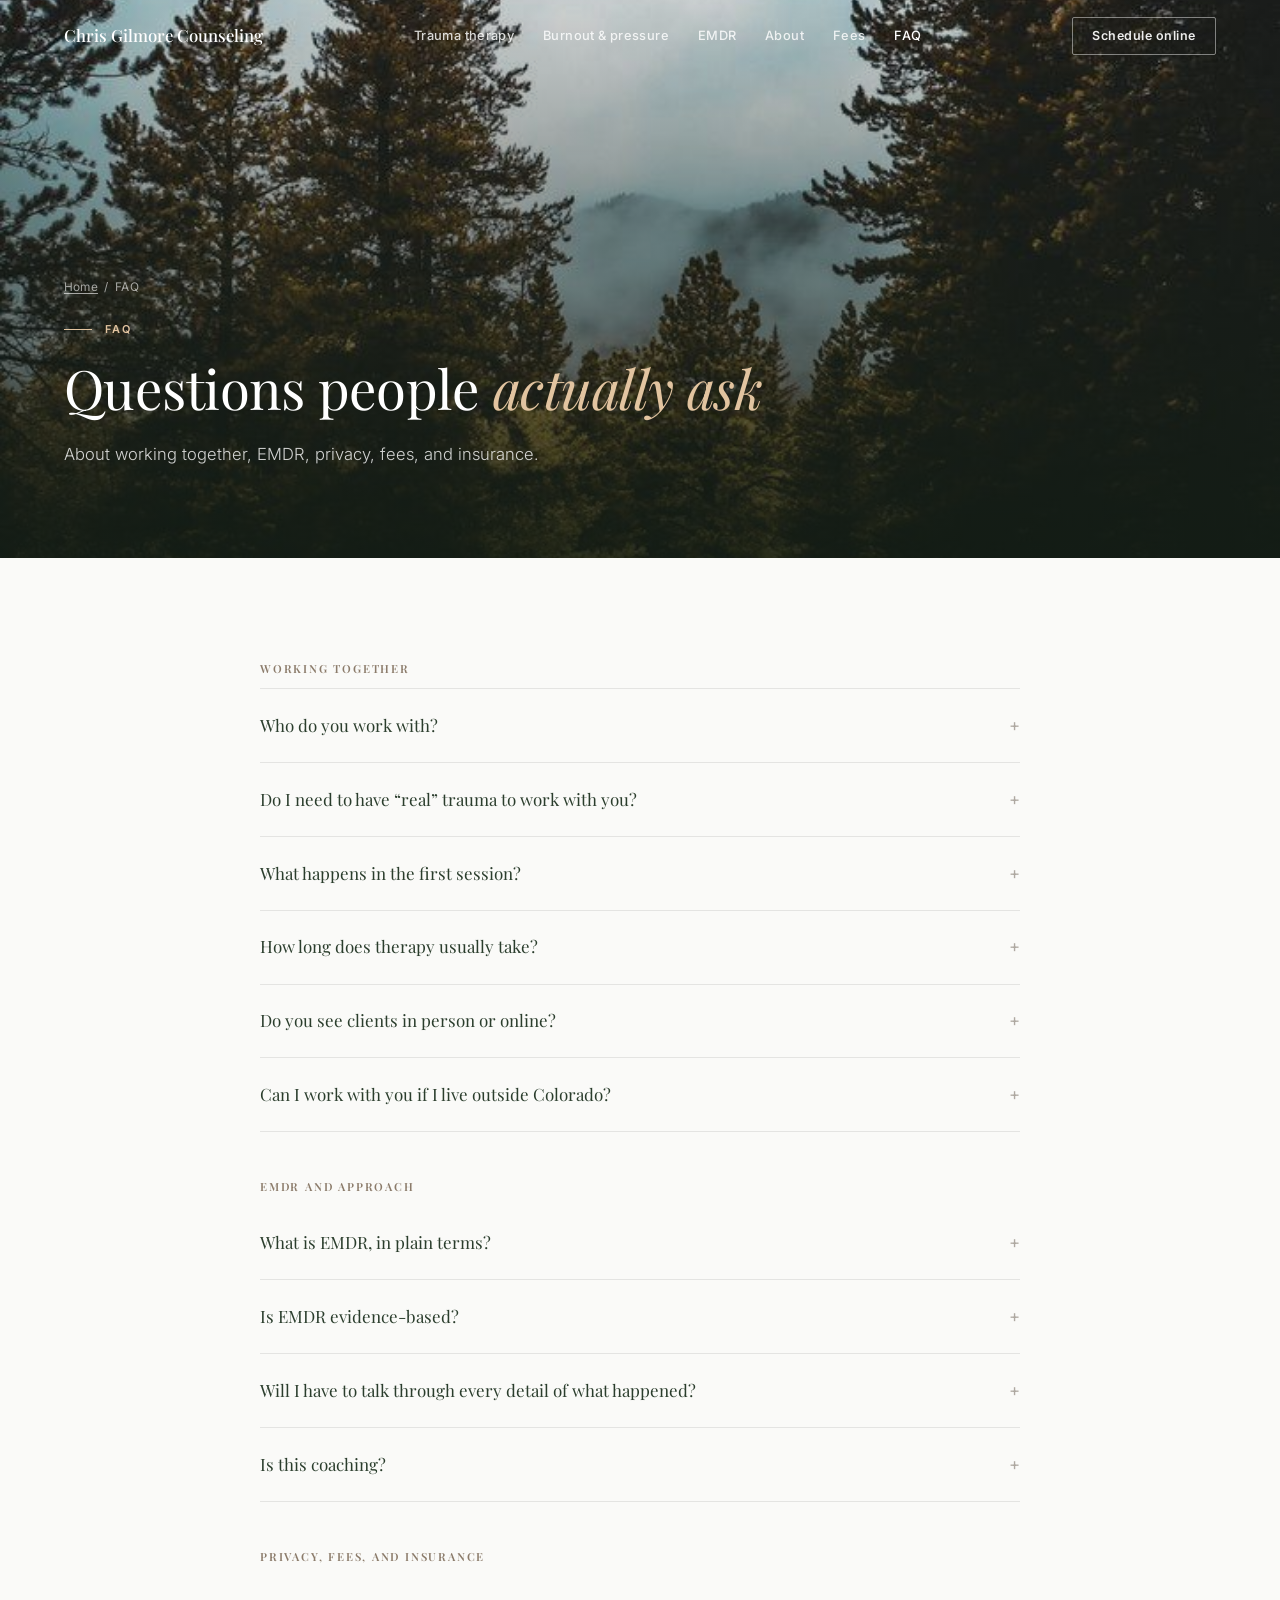
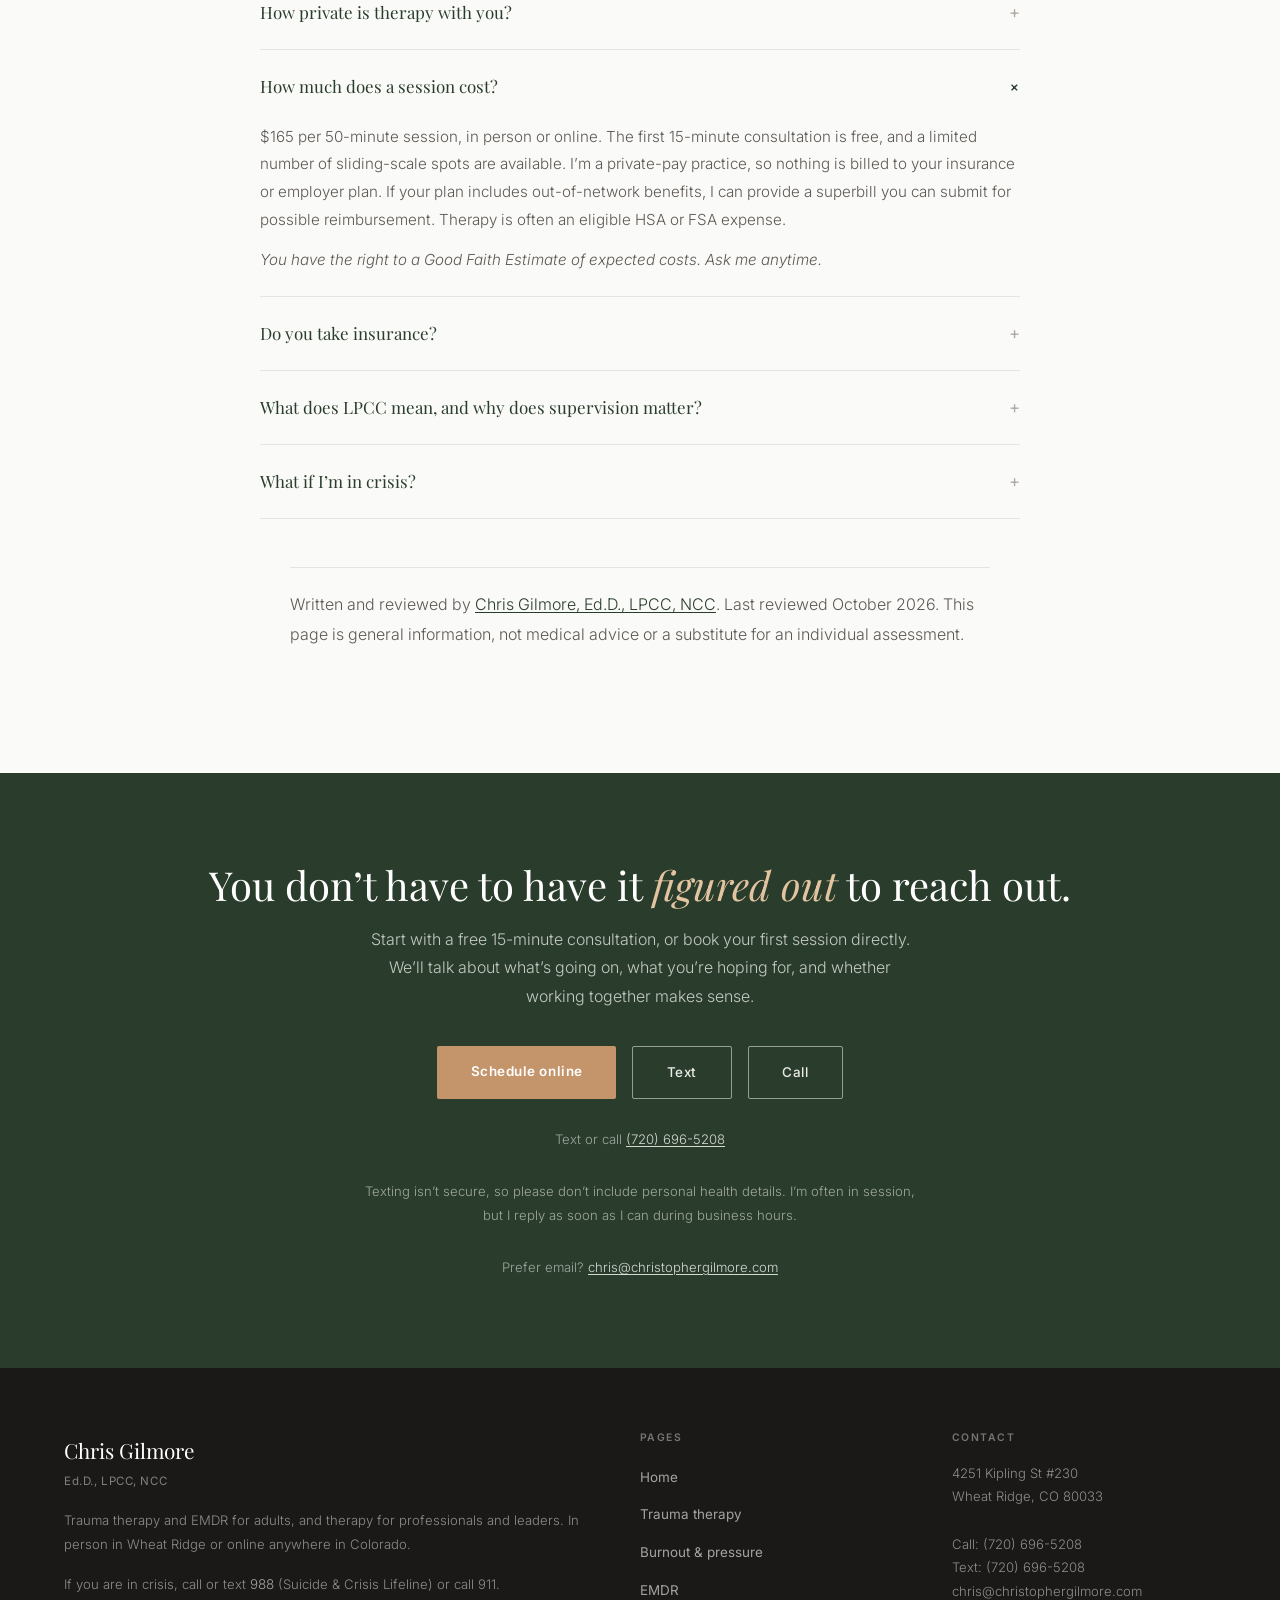
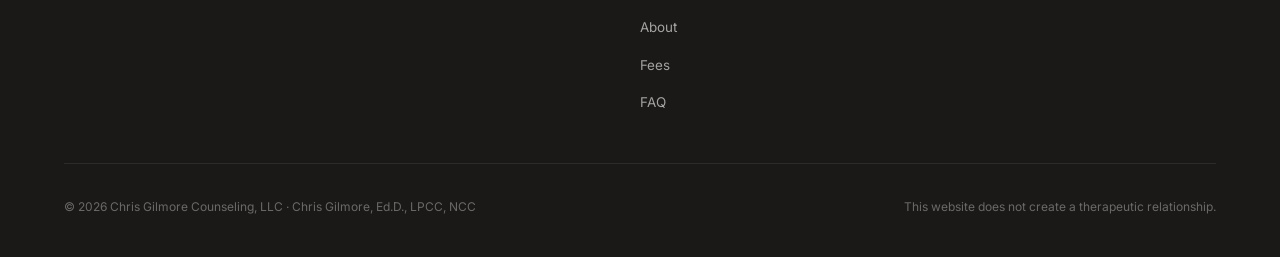
<file: fees/index.html>
<!DOCTYPE html>
<html lang="en">
<head>
  <meta charset="UTF-8" />
  <meta name="viewport" content="width=device-width, initial-scale=1.0" />
  <title>Fees | Chris Gilmore Counseling</title>
  <meta name="robots" content="noindex, follow" />
  <link rel="canonical" href="https://christophergilmore.com/faq/#fees" />
  <meta http-equiv="refresh" content="0; url=/faq/#fees" />
  <script>location.replace('/faq/#fees');</script>
</head>
<body>
  <p>Fee information has moved. <a href="/faq/#fees">See fees and payment details</a>.</p>
</body>
</html>
</file>
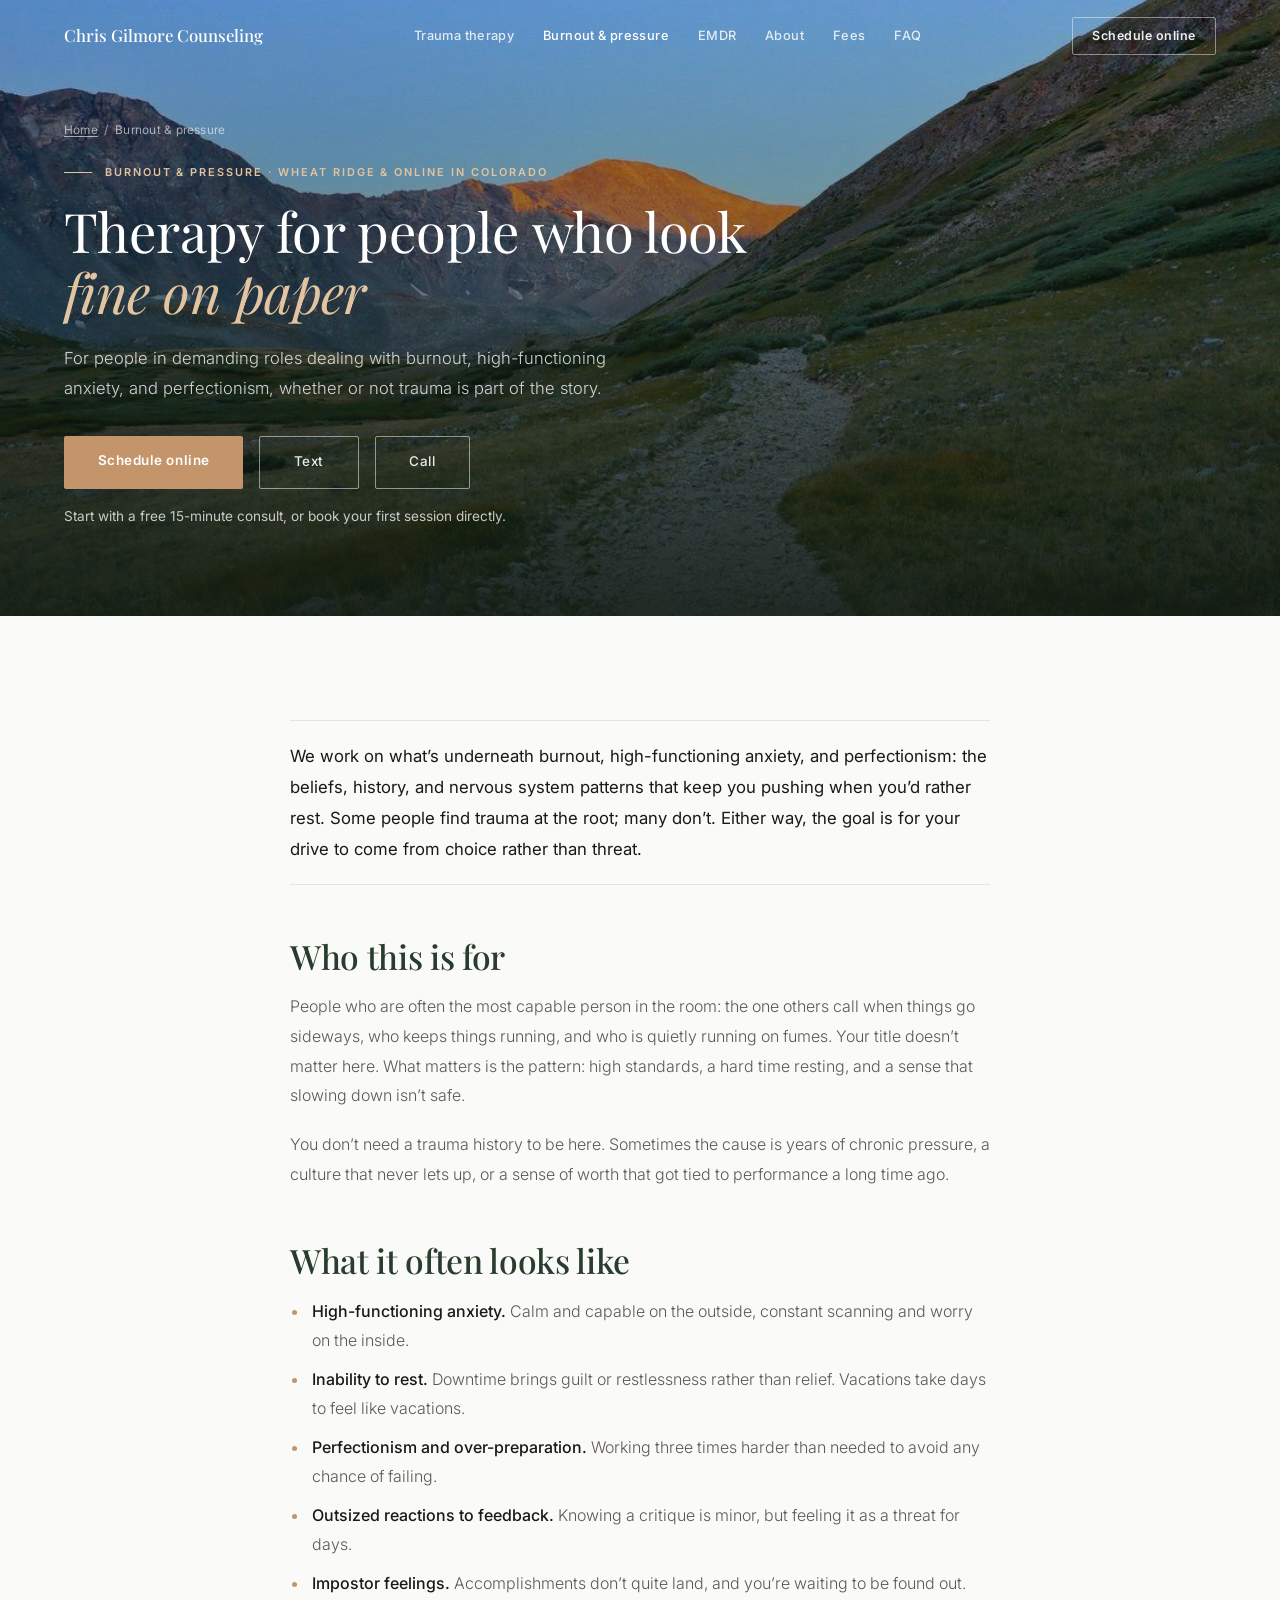
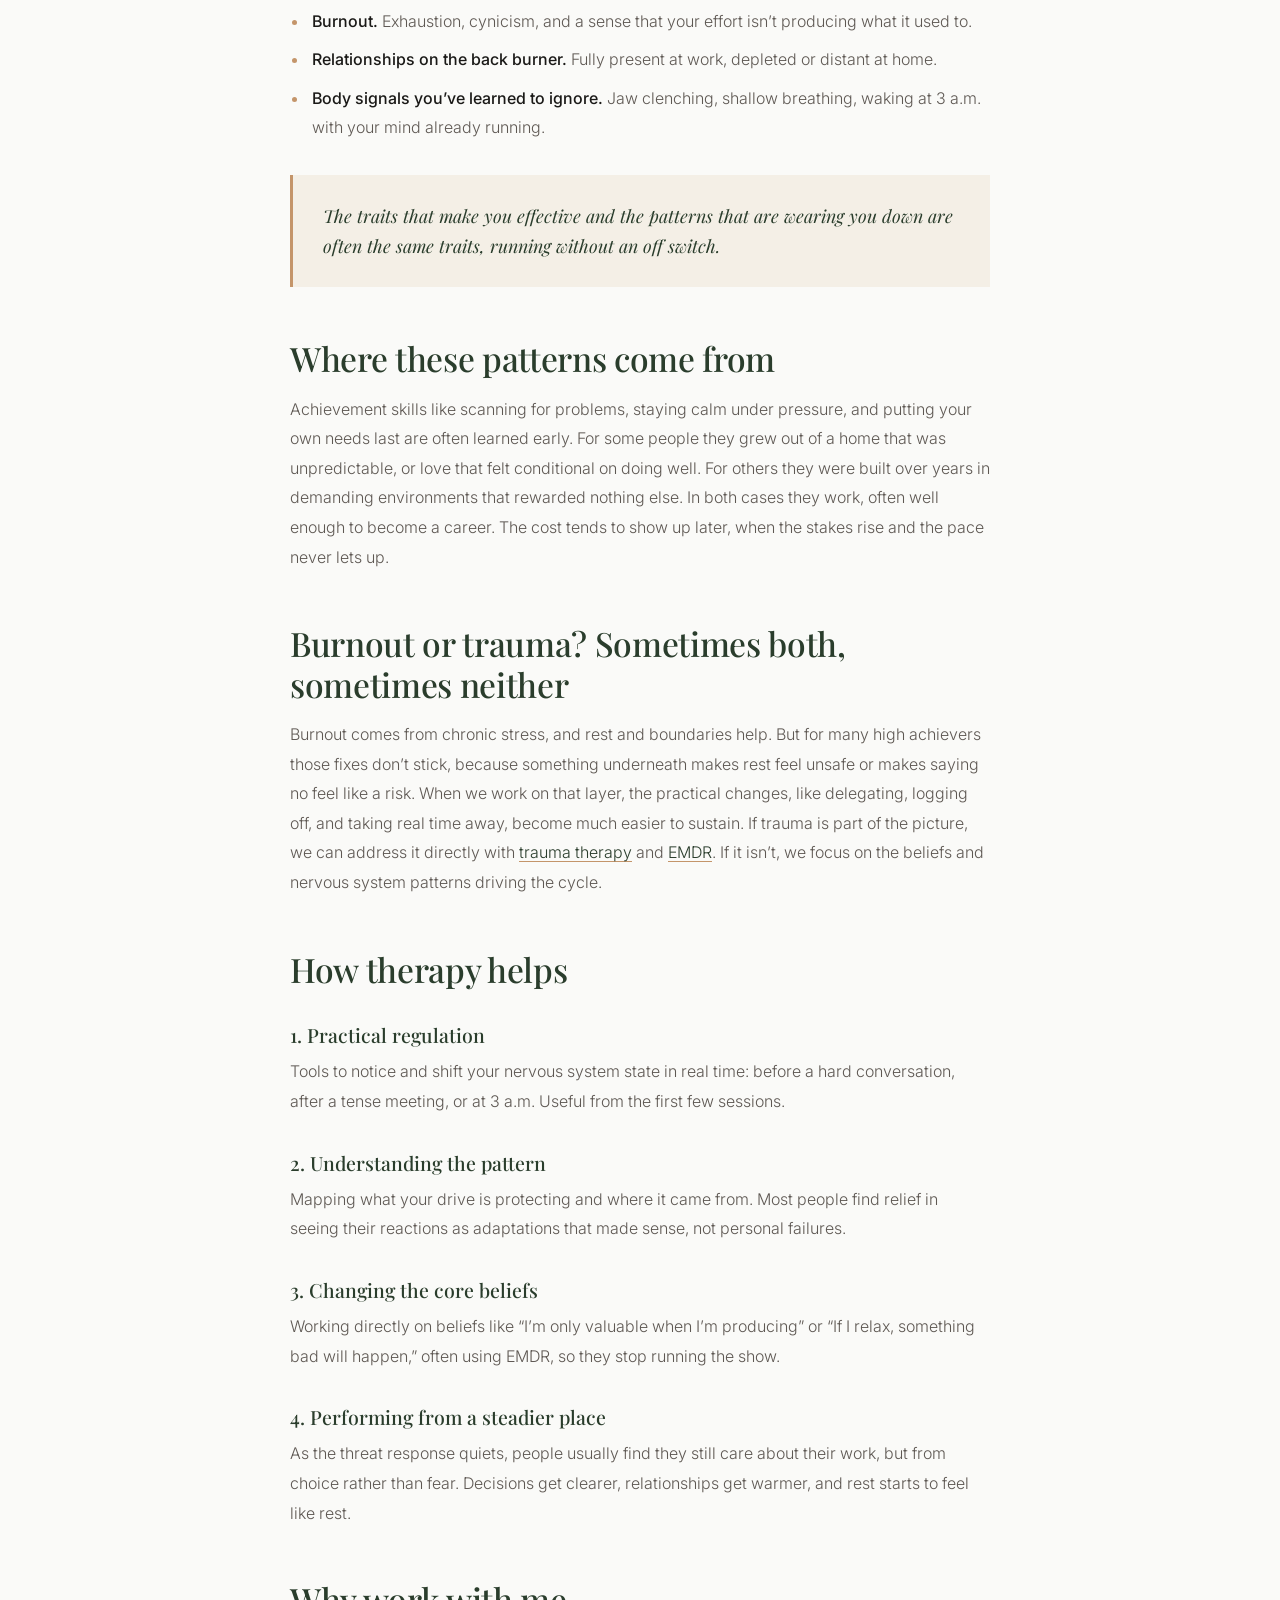
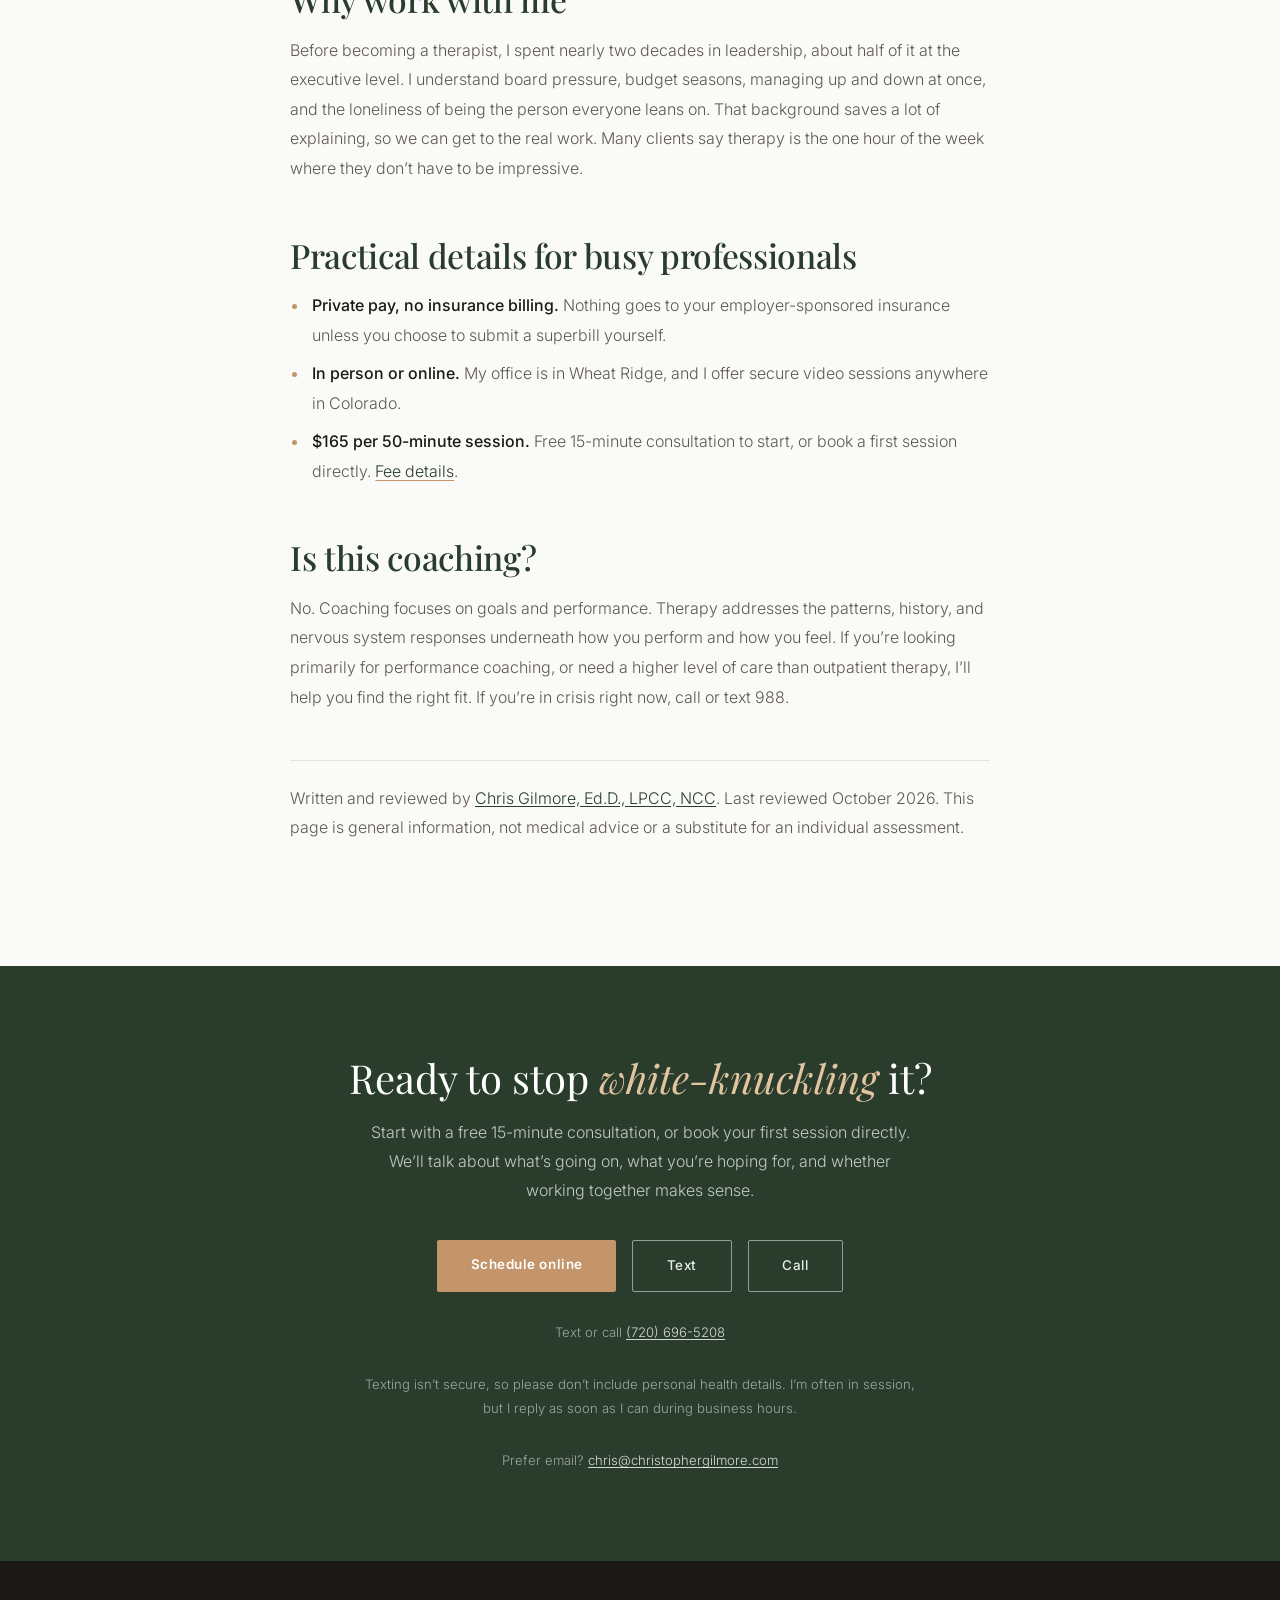
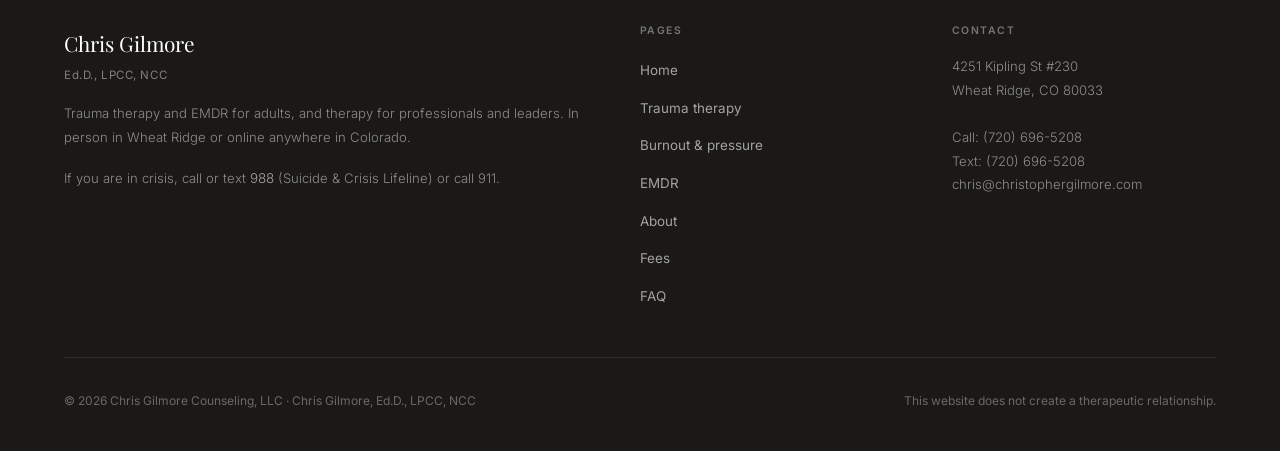
<file: therapy-for-high-achievers/index.html>
<!DOCTYPE html>
<html lang="en">
<head>
  <meta charset="UTF-8" />
  <meta name="viewport" content="width=device-width, initial-scale=1.0" />
  <title>Therapy for High Achievers: Burnout and Anxiety | Colorado</title>
  <meta name="description" content="Therapy for people in demanding roles dealing with burnout, high-functioning anxiety, and perfectionism, with or without a trauma history. In person in Wheat Ridge or online in Colorado." />
  <link rel="canonical" href="https://christophergilmore.com/therapy-for-high-achievers/" />
  <meta name="robots" content="index, follow, max-image-preview:large" />
  <meta name="author" content="Chris Gilmore, Ed.D., LPCC, NCC" />
  <meta property="og:type" content="website" />
  <meta property="og:site_name" content="Chris Gilmore Counseling" />
  <meta property="og:url" content="https://christophergilmore.com/therapy-for-high-achievers/" />
  <meta property="og:title" content="Therapy for high achievers: burnout, high-functioning anxiety, and perfectionism" />
  <meta property="og:description" content="Therapy for people in demanding roles dealing with burnout, high-functioning anxiety, and perfectionism, with or without a trauma history. In person in Wheat Ridge or online in Colorado." />
  <meta property="og:image" content="https://christophergilmore.com/og-image.jpg?v=4" />
  <meta property="og:image:width" content="1200" />
  <meta property="og:image:height" content="630" />
  <meta property="og:image:alt" content="Colorado mountain ridge at sunrise with the words: A space to understand yourself more fully." />
  <meta name="twitter:card" content="summary_large_image" />
  <meta name="twitter:title" content="Therapy for high achievers: burnout, high-functioning anxiety, and perfectionism" />
  <meta name="twitter:description" content="Therapy for people in demanding roles dealing with burnout, high-functioning anxiety, and perfectionism, with or without a trauma history. In person in Wheat Ridge or online in Colorado." />
  <meta name="twitter:image" content="https://christophergilmore.com/og-image.jpg?v=4" />
  <link rel="alternate" type="text/plain" title="Plain-text summary for AI assistants" href="/llms.txt" />
  <script type="application/ld+json">
{
  "@context": "https://schema.org",
  "@graph": [
    {
      "@type": "WebSite",
      "@id": "https://christophergilmore.com/#website",
      "url": "https://christophergilmore.com/",
      "name": "Chris Gilmore, Ed.D., LPCC, NCC",
      "publisher": {
        "@id": "https://christophergilmore.com/#practice"
      }
    },
    {
      "@type": [
        "MedicalBusiness",
        "ProfessionalService"
      ],
      "@id": "https://christophergilmore.com/#practice",
      "name": "Chris Gilmore Counseling",
      "alternateName": "Chris Gilmore Counseling, LLC",
      "description": "Private-pay trauma therapy and EMDR for adults, and therapy for people in demanding roles facing burnout, chronic stress, and high-functioning anxiety. In person in Wheat Ridge, Colorado, and online anywhere in Colorado.",
      "url": "https://christophergilmore.com/",
      "logo": "https://christophergilmore.com/og-image.jpg",
      "image": "https://christophergilmore.com/og-image.jpg",
      "telephone": "+17206965208",
      "email": "chris@christophergilmore.com",
      "priceRange": "$165 per 50-minute session",
      "currenciesAccepted": "USD",
      "sameAs": [
        "https://www.google.com/maps?cid=15745903611727749094",
        "https://www.psychologytoday.com/us/therapists/chris-gilmore-wheat-ridge-co/1588260"
      ],
      "address": {
        "@type": "PostalAddress",
        "streetAddress": "4251 Kipling St #230",
        "addressLocality": "Wheat Ridge",
        "addressRegion": "CO",
        "postalCode": "80033",
        "addressCountry": "US"
      },
      "areaServed": {
        "@type": "State",
        "name": "Colorado"
      },
      "founder": {
        "@id": "https://christophergilmore.com/#practitioner"
      },
      "employee": {
        "@id": "https://christophergilmore.com/#practitioner"
      },
      "availableService": [
        {
          "@type": "MedicalTherapy",
          "name": "EMDR therapy"
        },
        {
          "@type": "MedicalTherapy",
          "name": "Trauma-focused psychotherapy"
        },
        {
          "@type": "MedicalTherapy",
          "name": "Online psychotherapy"
        }
      ]
    },
    {
      "@type": "Person",
      "@id": "https://christophergilmore.com/#practitioner",
      "name": "Chris Gilmore",
      "honorificSuffix": "Ed.D., LPCC, NCC",
      "jobTitle": "Licensed Professional Counselor Candidate",
      "description": "Colorado therapist offering trauma therapy and EMDR for adults, and therapy for high-achieving professionals facing burnout, high-functioning anxiety, and perfectionism. Attachment-based and nervous-system-informed.",
      "url": "https://christophergilmore.com/about/",
      "image": "https://christophergilmore.com/about-photo.jpg",
      "email": "mailto:chris@christophergilmore.com",
      "telephone": "+17206965208",
      "sameAs": [
        "https://www.psychologytoday.com/profile/1588260",
        "https://www.credly.com/badges/486993e9-2bfe-4efd-933d-dc13f2e16e3e/public_url"
      ],
      "hasCredential": [
        {
          "@type": "EducationalOccupationalCredential",
          "credentialCategory": "degree",
          "name": "Doctor of Education (Ed.D.), Educational Leadership"
        },
        {
          "@type": "EducationalOccupationalCredential",
          "credentialCategory": "degree",
          "name": "Master of Business Administration (MBA)"
        },
        {
          "@type": "EducationalOccupationalCredential",
          "credentialCategory": "degree",
          "name": "Master of Arts (M.A.), Clinical Mental Health Counseling"
        },
        {
          "@type": "EducationalOccupationalCredential",
          "credentialCategory": "degree",
          "name": "Bachelor of Arts (B.A.), Psychology"
        },
        {
          "@type": "EducationalOccupationalCredential",
          "credentialCategory": "license",
          "name": "Licensed Professional Counselor Candidate (LPCC)",
          "recognizedBy": {
            "@type": "Organization",
            "name": "Colorado State Board of Licensed Professional Counselor Examiners"
          }
        },
        {
          "@type": "EducationalOccupationalCredential",
          "credentialCategory": "certification",
          "name": "National Certified Counselor (NCC)",
          "recognizedBy": {
            "@type": "Organization",
            "name": "National Board for Certified Counselors"
          }
        }
      ],
      "knowsAbout": [
        "Trauma therapy",
        "EMDR therapy",
        "Complex trauma",
        "Burnout",
        "High-functioning anxiety",
        "Perfectionism",
        "Executive stress",
        "Attachment theory",
        "Nervous system regulation"
      ],
      "worksFor": {
        "@id": "https://christophergilmore.com/#practice"
      }
    },
    {
      "@type": "WebPage",
      "@id": "https://christophergilmore.com/therapy-for-high-achievers/#webpage",
      "url": "https://christophergilmore.com/therapy-for-high-achievers/",
      "name": "Therapy for High Achievers: Burnout and Anxiety | Colorado",
      "description": "Therapy for people in demanding roles dealing with burnout, high-functioning anxiety, and perfectionism, with or without a trauma history. In person in Wheat Ridge or online in Colorado.",
      "isPartOf": {
        "@id": "https://christophergilmore.com/#website"
      },
      "about": {
        "@id": "https://christophergilmore.com/#practice"
      },
      "author": {
        "@id": "https://christophergilmore.com/#practitioner"
      },
      "reviewedBy": {
        "@id": "https://christophergilmore.com/#practitioner"
      },
      "lastReviewed": "2026-10-20",
      "dateModified": "2026-10-20",
      "inLanguage": "en-US",
      "breadcrumb": {
        "@id": "https://christophergilmore.com/therapy-for-high-achievers/#breadcrumbs"
      }
    },
    {
      "@type": "BreadcrumbList",
      "@id": "https://christophergilmore.com/therapy-for-high-achievers/#breadcrumbs",
      "itemListElement": [
        {
          "@type": "ListItem",
          "position": 1,
          "name": "Home",
          "item": "https://christophergilmore.com/"
        },
        {
          "@type": "ListItem",
          "position": 2,
          "name": "Therapy for high achievers",
          "item": "https://christophergilmore.com/therapy-for-high-achievers/"
        }
      ]
    }
  ]
}
  </script>
  <link rel="preconnect" href="https://fonts.googleapis.com" />
  <link rel="preconnect" href="https://fonts.gstatic.com" crossorigin />
  <link href="https://fonts.googleapis.com/css2?family=Playfair+Display:ital,wght@0,400;0,500;1,400&family=Inter:wght@300;400;500;600;700&display=swap" rel="stylesheet" />
  <link rel="stylesheet" href="/styles.css?v=4" />
<!-- Google tag (gtag.js) -->
<script async src="https://www.googletagmanager.com/gtag/js?id=G-8GF17G078T"></script>
<script>
  window.dataLayer = window.dataLayer || [];
  function gtag(){dataLayer.push(arguments);}
  gtag('js', new Date());
  gtag('config', 'G-8GF17G078T', { allow_google_signals: false, allow_ad_personalization_signals: false });
  // Inquiry click tracking: booking, call, text, email (no personal data is sent)
  document.addEventListener('click', function (e) {
    var a = e.target.closest && e.target.closest('a[href]');
    if (!a) return;
    var h = a.getAttribute('href') || '', method = null;
    if (h.indexOf('clientsecure.me') !== -1) method = 'booking_request';
    else if (h.indexOf('tel:') === 0 && h !== 'tel:988' && h !== 'tel:911') method = 'call';
    else if (h.indexOf('sms:') === 0) method = 'text';
    else if (h.indexOf('mailto:') === 0) method = 'email';
    if (method) gtag('event', 'generate_lead', { method: method, page_path: location.pathname, transport_type: 'beacon' });
  });
</script>
</head>
<body>
<a class="skip" href="#main">Skip to content</a>
<div class="mobile-nav" id="mobile-nav" role="dialog" aria-label="Menu">
  <button class="mob-close" onclick="toggleMenu()" aria-label="Close menu">&times;</button>
  <a href="/">Home</a>
  <a href="/trauma-therapy/">Trauma therapy</a>
  <a href="/therapy-for-high-achievers/">Burnout &amp; pressure</a>
  <a href="/emdr-therapy/">EMDR</a>
  <a href="/about/">About</a>
  <a href="/faq/#fees">Fees</a>
  <a href="/faq/">FAQ</a>
  <a href="https://christopher-gilmore.clientsecure.me/request" class="mob-cta" target="_blank" rel="noopener">Schedule online</a>
  <a href="sms:+17206965208?&amp;body=Hi%20Chris%2C%20I%27d%20like%20to%20schedule%20a%20free%20consultation." class="mob-call">Text (720) 696-5208</a>
  <a href="tel:+17206965208" class="mob-call">Call (720) 696-5208</a>
</div>
<nav class="site-nav clear" id="site-nav" aria-label="Main">
  <a href="/" class="nav-brand">
    <span class="name">Chris Gilmore Counseling</span>
  </a>
  <ul class="nav-links">
    <li><a href="/trauma-therapy/">Trauma therapy</a></li>
    <li><a href="/therapy-for-high-achievers/" aria-current="page">Burnout &amp; pressure</a></li>
    <li><a href="/emdr-therapy/">EMDR</a></li>
    <li><a href="/about/">About</a></li>
    <li><a href="/faq/#fees">Fees</a></li>
    <li><a href="/faq/">FAQ</a></li>
  </ul>
  <a href="https://christopher-gilmore.clientsecure.me/request" class="nav-cta" target="_blank" rel="noopener">Schedule online</a>
  <button class="hamburger" onclick="toggleMenu()" aria-label="Open menu"><span></span><span></span><span></span></button>
</nav>
<header class="hero page">
  <div class="hero-bg" style="background-image:url('/photo-break-1.jpg')"></div>
  <div class="hero-overlay"></div>
  <div class="hero-content">
    <nav class="crumbs" aria-label="Breadcrumb"><a href="/">Home</a> &nbsp;/&nbsp; <span>Burnout &amp; pressure</span></nav>
    <div class="hero-label">Burnout &amp; pressure &middot; Wheat Ridge &amp; online in Colorado</div>
    <h1>Therapy for people who look <em>fine on paper</em></h1>
    <p class="lede">For people in demanding roles dealing with burnout, high-functioning anxiety, and perfectionism, whether or not trauma is part of the story.</p>
    <div class="btns">
      <a href="https://christopher-gilmore.clientsecure.me/request" class="btn-primary" target="_blank" rel="noopener">Schedule online</a>
      <a href="sms:+17206965208?&amp;body=Hi%20Chris%2C%20I%27d%20like%20to%20schedule%20a%20free%20consultation." class="btn-ghost">Text</a>
      <a href="tel:+17206965208" class="btn-ghost">Call</a>
    </div>
    <p class="cta-note">Start with a free 15-minute consult, or book your first session directly.</p>
  </div>
</header>

<main id="main">
<section class="sec">
  <article class="prose">
    <p class="answer">We work on what&#8217;s underneath burnout, high-functioning anxiety, and perfectionism: the beliefs, history, and nervous system patterns that keep you pushing when you&#8217;d rather rest. Some people find trauma at the root; many don&#8217;t. Either way, the goal is for your drive to come from choice rather than threat.</p>

    <h2>Who this is for</h2>
    <p>People who are often the most capable person in the room: the one others call when things go sideways, who keeps things running, and who is quietly running on fumes. Your title doesn&#8217;t matter here. What matters is the pattern: high standards, a hard time resting, and a sense that slowing down isn&#8217;t safe.</p>
    <p>You don&#8217;t need a trauma history to be here. Sometimes the cause is years of chronic pressure, a culture that never lets up, or a sense of worth that got tied to performance a long time ago.</p>

    <h2>What it often looks like</h2>
    <ul>
      <li><strong>High-functioning anxiety.</strong> Calm and capable on the outside, constant scanning and worry on the inside.</li>
      <li><strong>Inability to rest.</strong> Downtime brings guilt or restlessness rather than relief. Vacations take days to feel like vacations.</li>
      <li><strong>Perfectionism and over-preparation.</strong> Working three times harder than needed to avoid any chance of failing.</li>
      <li><strong>Outsized reactions to feedback.</strong> Knowing a critique is minor, but feeling it as a threat for days.</li>
      <li><strong>Impostor feelings.</strong> Accomplishments don&#8217;t quite land, and you&#8217;re waiting to be found out.</li>
      <li><strong>Burnout.</strong> Exhaustion, cynicism, and a sense that your effort isn&#8217;t producing what it used to.</li>
      <li><strong>Relationships on the back burner.</strong> Fully present at work, depleted or distant at home.</li>
      <li><strong>Body signals you&#8217;ve learned to ignore.</strong> Jaw clenching, shallow breathing, waking at 3 a.m. with your mind already running.</li>
    </ul>
    <blockquote>The traits that make you effective and the patterns that are wearing you down are often the same traits, running without an off switch.</blockquote>

    <h2>Where these patterns come from</h2>
    <p>Achievement skills like scanning for problems, staying calm under pressure, and putting your own needs last are often learned early. For some people they grew out of a home that was unpredictable, or love that felt conditional on doing well. For others they were built over years in demanding environments that rewarded nothing else. In both cases they work, often well enough to become a career. The cost tends to show up later, when the stakes rise and the pace never lets up.</p>

    <h2>Burnout or trauma? Sometimes both, sometimes neither</h2>
    <p>Burnout comes from chronic stress, and rest and boundaries help. But for many high achievers those fixes don&#8217;t stick, because something underneath makes rest feel unsafe or makes saying no feel like a risk. When we work on that layer, the practical changes, like delegating, logging off, and taking real time away, become much easier to sustain. If trauma is part of the picture, we can address it directly with <a href="/trauma-therapy/">trauma therapy</a> and <a href="/emdr-therapy/">EMDR</a>. If it isn&#8217;t, we focus on the beliefs and nervous system patterns driving the cycle.</p>

    <h2>How therapy helps</h2>
    <h3>1. Practical regulation</h3>
    <p>Tools to notice and shift your nervous system state in real time: before a hard conversation, after a tense meeting, or at 3 a.m. Useful from the first few sessions.</p>
    <h3>2. Understanding the pattern</h3>
    <p>Mapping what your drive is protecting and where it came from. Most people find relief in seeing their reactions as adaptations that made sense, not personal failures.</p>
    <h3>3. Changing the core beliefs</h3>
    <p>Working directly on beliefs like &#8220;I&#8217;m only valuable when I&#8217;m producing&#8221; or &#8220;If I relax, something bad will happen,&#8221; often using EMDR, so they stop running the show.</p>
    <h3>4. Performing from a steadier place</h3>
    <p>As the threat response quiets, people usually find they still care about their work, but from choice rather than fear. Decisions get clearer, relationships get warmer, and rest starts to feel like rest.</p>

    <h2>Why work with me</h2>
    <p>Before becoming a therapist, I spent nearly two decades in leadership, about half of it at the executive level. I understand board pressure, budget seasons, managing up and down at once, and the loneliness of being the person everyone leans on. That background saves a lot of explaining, so we can get to the real work. Many clients say therapy is the one hour of the week where they don&#8217;t have to be impressive.</p>

    <h2>Practical details for busy professionals</h2>
    <ul>
      <li><strong>Private pay, no insurance billing.</strong> Nothing goes to your employer-sponsored insurance unless you choose to submit a superbill yourself.</li>
      <li><strong>In person or online.</strong> My office is in Wheat Ridge, and I offer secure video sessions anywhere in Colorado.</li>
      <li><strong>$165 per 50-minute session.</strong> Free 15-minute consultation to start, or book a first session directly. <a href="/faq/#fees">Fee details</a>.</li>
    </ul>

    <h2>Is this coaching?</h2>
    <p>No. Coaching focuses on goals and performance. Therapy addresses the patterns, history, and nervous system responses underneath how you perform and how you feel. If you&#8217;re looking primarily for performance coaching, or need a higher level of care than outpatient therapy, I&#8217;ll help you find the right fit. If you&#8217;re in crisis right now, call or text 988.</p>
    <p class="byline">Written and reviewed by <a href="/about/">Chris Gilmore, Ed.D., LPCC, NCC</a>. Last reviewed October 2026. This page is general information, not medical advice or a substitute for an individual assessment.</p>
  </article>
</section>
</main>
<section class="cta-band" aria-labelledby="cta-h">
  <h2 id="cta-h">Ready to stop <em>white-knuckling</em> it?</h2>
  <p>Start with a free 15-minute consultation, or book your first session directly. We&#8217;ll talk about what&#8217;s going on, what you&#8217;re hoping for, and whether working together makes sense.</p>
  <div class="btns">
    <a href="https://christopher-gilmore.clientsecure.me/request" class="btn-primary" target="_blank" rel="noopener">Schedule online</a>
    <a href="sms:+17206965208?&amp;body=Hi%20Chris%2C%20I%27d%20like%20to%20schedule%20a%20free%20consultation." class="btn-ghost">Text</a>
    <a href="tel:+17206965208" class="btn-ghost">Call</a>
  </div>
  <p class="small">Text or call <a href="tel:+17206965208">(720) 696-5208</a></p>
  <p class="small">Texting isn&#8217;t secure, so please don&#8217;t include personal health details. I&#8217;m often in session, but I reply as soon as I can during business hours.</p>
  <p class="small">Prefer email? <a href="mailto:chris@christophergilmore.com">chris@christophergilmore.com</a></p>
</section>
<footer>
  <div class="footer-grid">
    <div>
      <div class="footer-name">Chris Gilmore</div>
      <div class="footer-cred">Ed.D., LPCC, NCC</div>
      <p>Trauma therapy and EMDR for adults, and therapy for professionals and leaders. In person in Wheat Ridge or online anywhere in Colorado.</p>
      <p style="margin-top:1rem">If you are in crisis, call or text <a href="tel:988">988</a> (Suicide &amp; Crisis Lifeline) or call 911.</p>
    </div>
    <div>
      <h2>Pages</h2>
      <ul>
        <li><a href="/">Home</a></li>
        <li><a href="/trauma-therapy/">Trauma therapy</a></li>
        <li><a href="/therapy-for-high-achievers/">Burnout &amp; pressure</a></li>
        <li><a href="/emdr-therapy/">EMDR</a></li>
        <li><a href="/about/">About</a></li>
        <li><a href="/faq/#fees">Fees</a></li>
        <li><a href="/faq/">FAQ</a></li>
      </ul>
    </div>
    <div>
      <h2>Contact</h2>
      <address>
        4251 Kipling St #230<br>Wheat Ridge, CO 80033<br><br>
        Call: <a href="tel:+17206965208">(720) 696-5208</a><br>
        Text: <a href="sms:+17206965208?&amp;body=Hi%20Chris%2C%20I%27d%20like%20to%20schedule%20a%20free%20consultation.">(720) 696-5208</a><br>
        <a href="mailto:chris@christophergilmore.com">chris@christophergilmore.com</a>
      </address>
    </div>
  </div>
  <div class="footer-bottom">
    <span>&copy; 2026 Chris Gilmore Counseling, LLC &middot; Chris Gilmore, Ed.D., LPCC, NCC</span>
    <span>This website does not create a therapeutic relationship.</span>
  </div>
<div class="mcta" aria-label="Contact">
  <a href="https://christopher-gilmore.clientsecure.me/request" class="mcta-book" target="_blank" rel="noopener">Schedule</a>
  <a href="sms:+17206965208?&amp;body=Hi%20Chris%2C%20I%27d%20like%20to%20schedule%20a%20free%20consultation.">Text</a>
  <a href="tel:+17206965208">Call</a>
</div>
<script>
  (function () {
    var bar = document.querySelector('.mcta');
    if (!bar || !('IntersectionObserver' in window)) return;
    var hero = document.querySelector('header.hero');
    var targets = [hero && (hero.querySelector('.btns') || hero), document.querySelector('.cta-band .btns')].filter(Boolean);
    var visible = new Set();
    document.documentElement.classList.add('js-mcta');
    bar.classList.add('is-hidden');
    var io = new IntersectionObserver(function (entries) {
      entries.forEach(function (e) { e.isIntersecting ? visible.add(e.target) : visible.delete(e.target); });
      bar.classList.toggle('is-hidden', visible.size > 0);
    });
    targets.forEach(function (t) { io.observe(t); });
  })();
</script>
</footer>
<script>
  (function () {
    var nav = document.getElementById('site-nav');
    function setNav() { nav.className = 'site-nav ' + (window.scrollY > 60 ? 'solid' : 'clear'); }
    window.addEventListener('scroll', setNav, { passive: true }); setNav();
  })();
  function toggleMenu() {
    var m = document.getElementById('mobile-nav');
    m.classList.toggle('open');
    document.body.style.overflow = m.classList.contains('open') ? 'hidden' : '';
  }
</script>
</body>
</html>
</file>
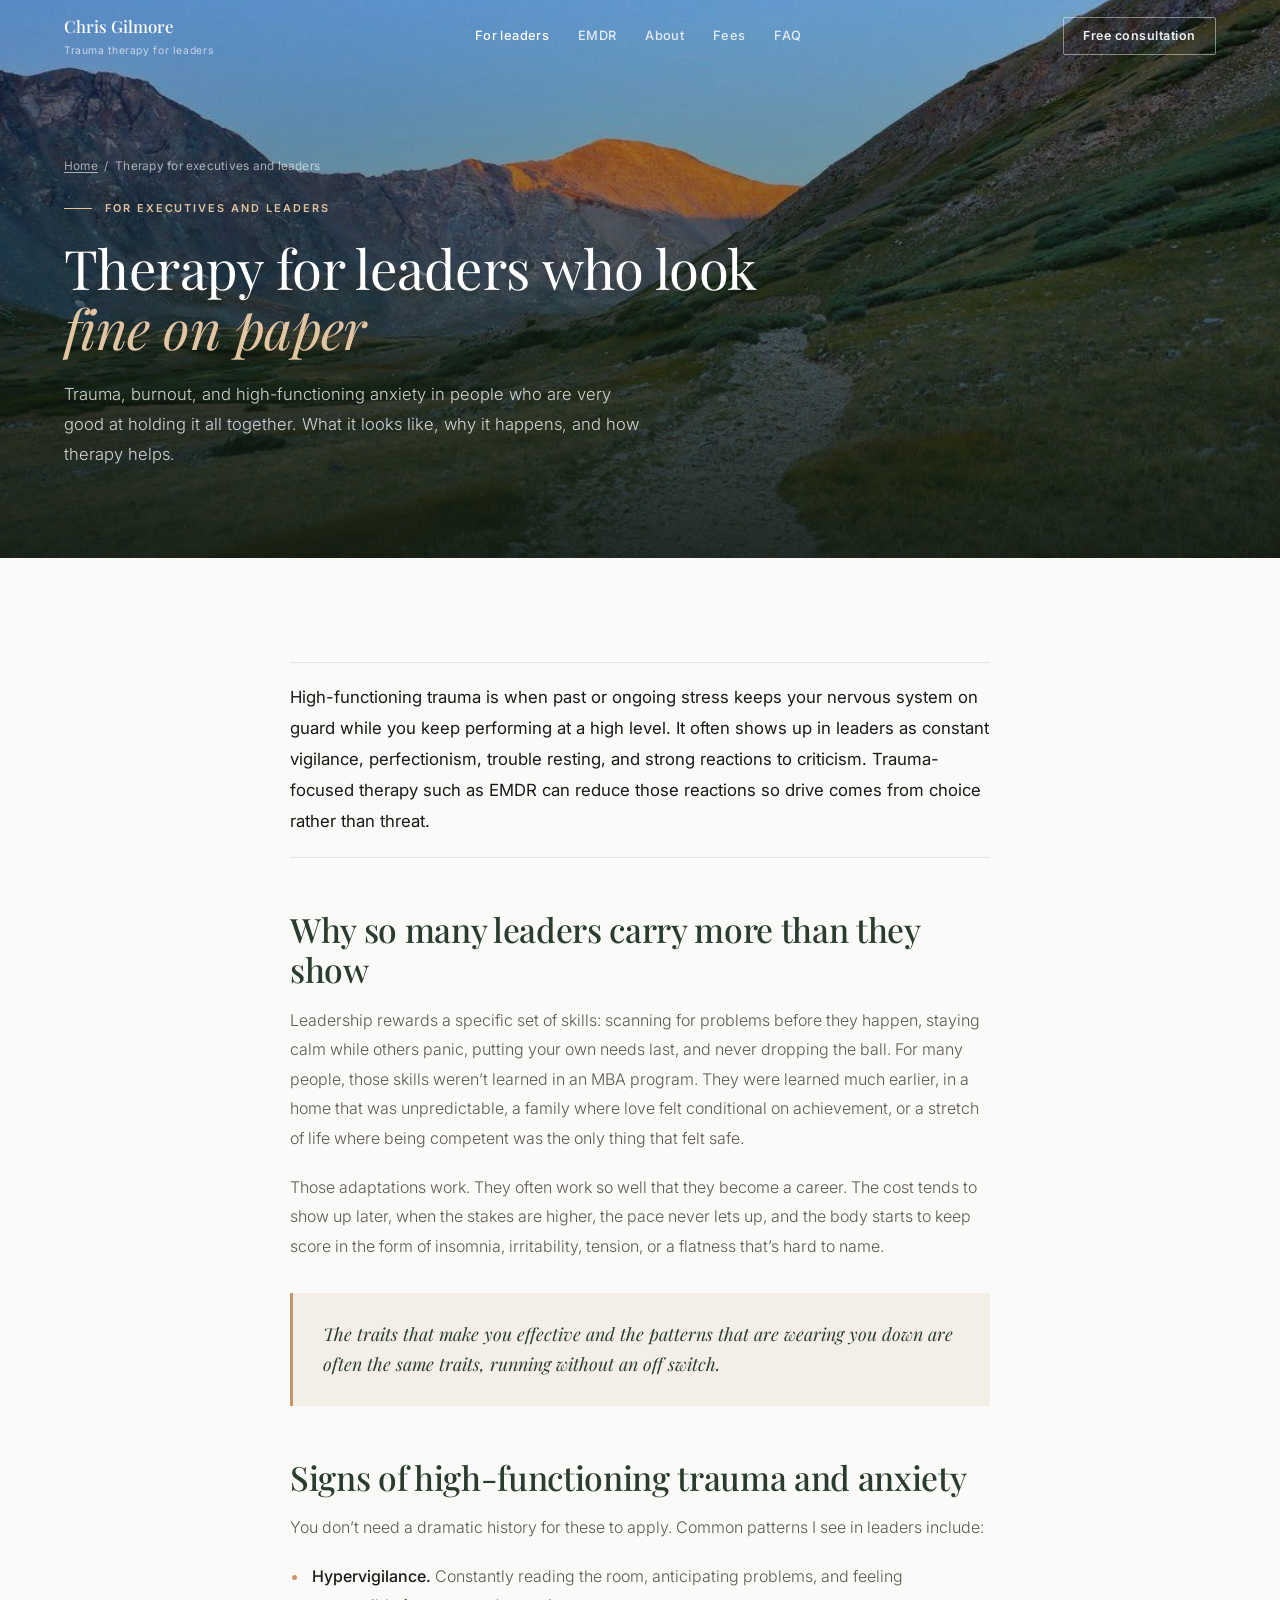
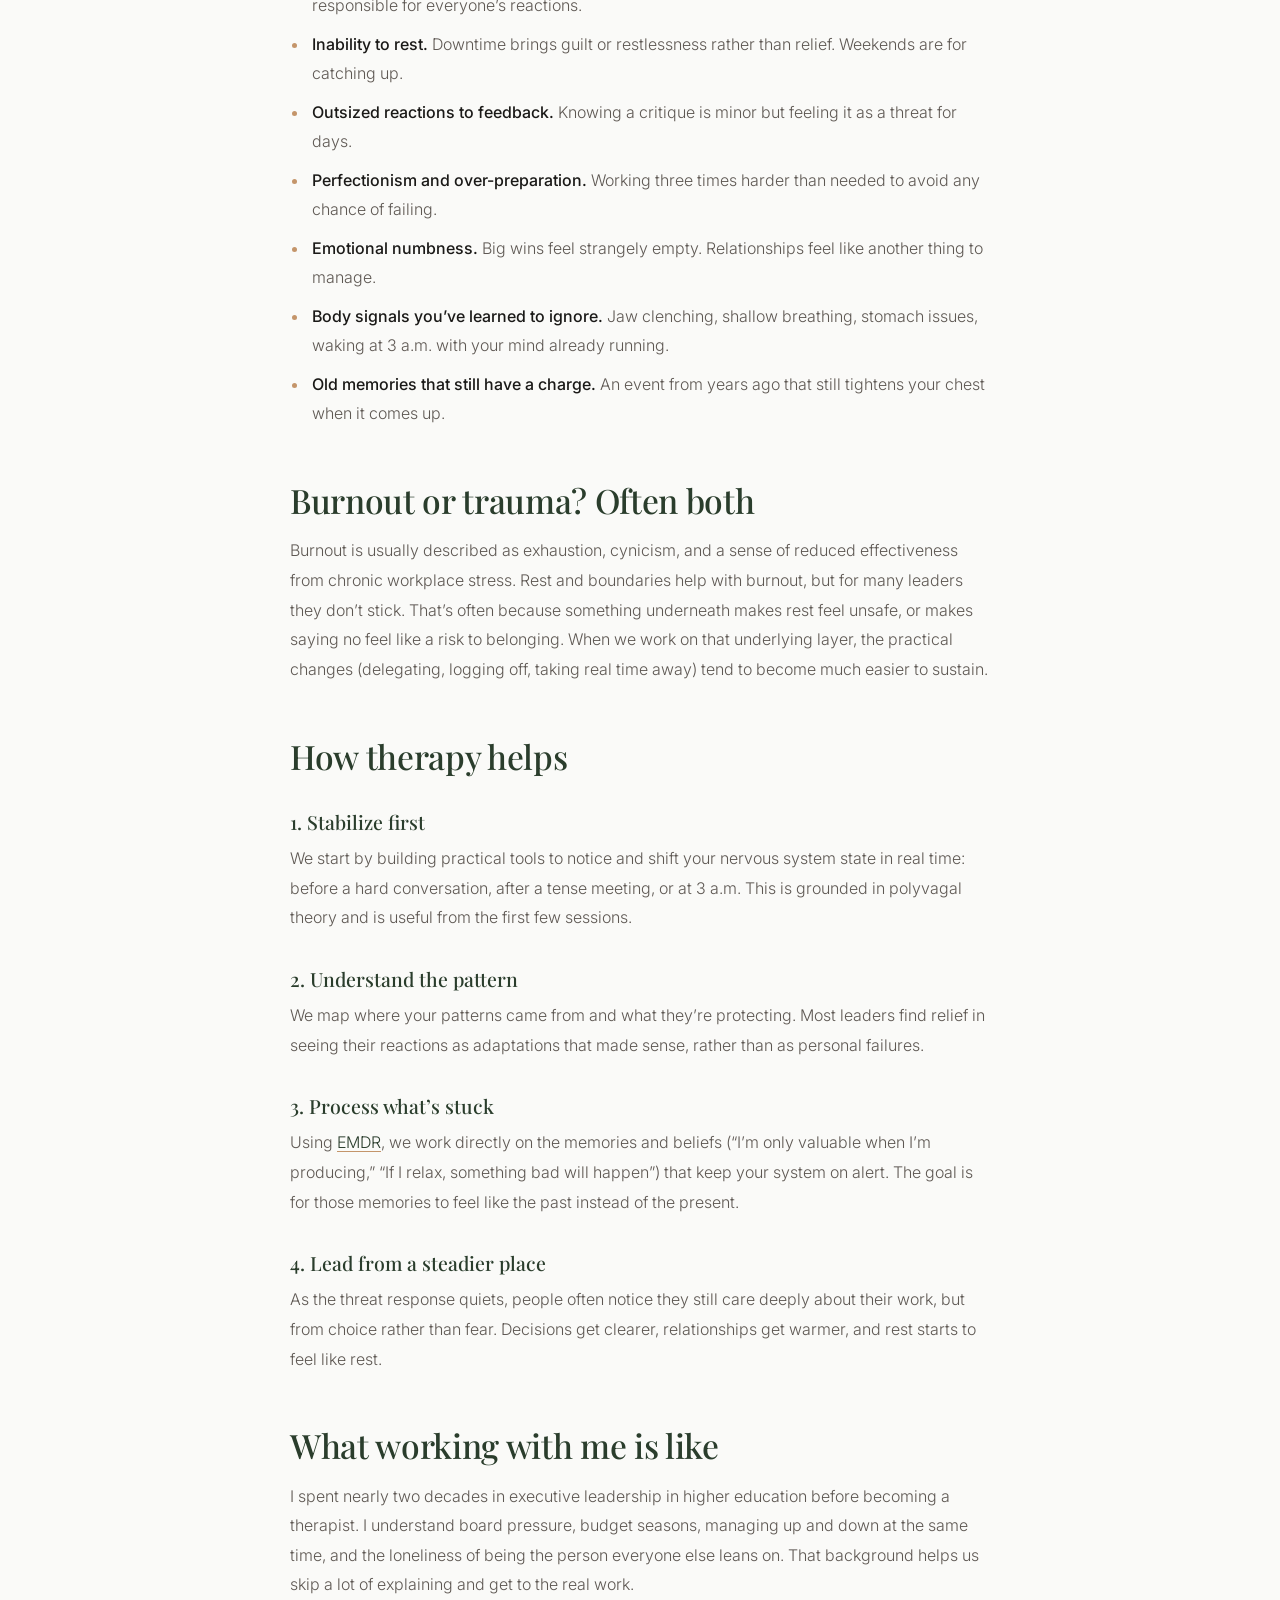
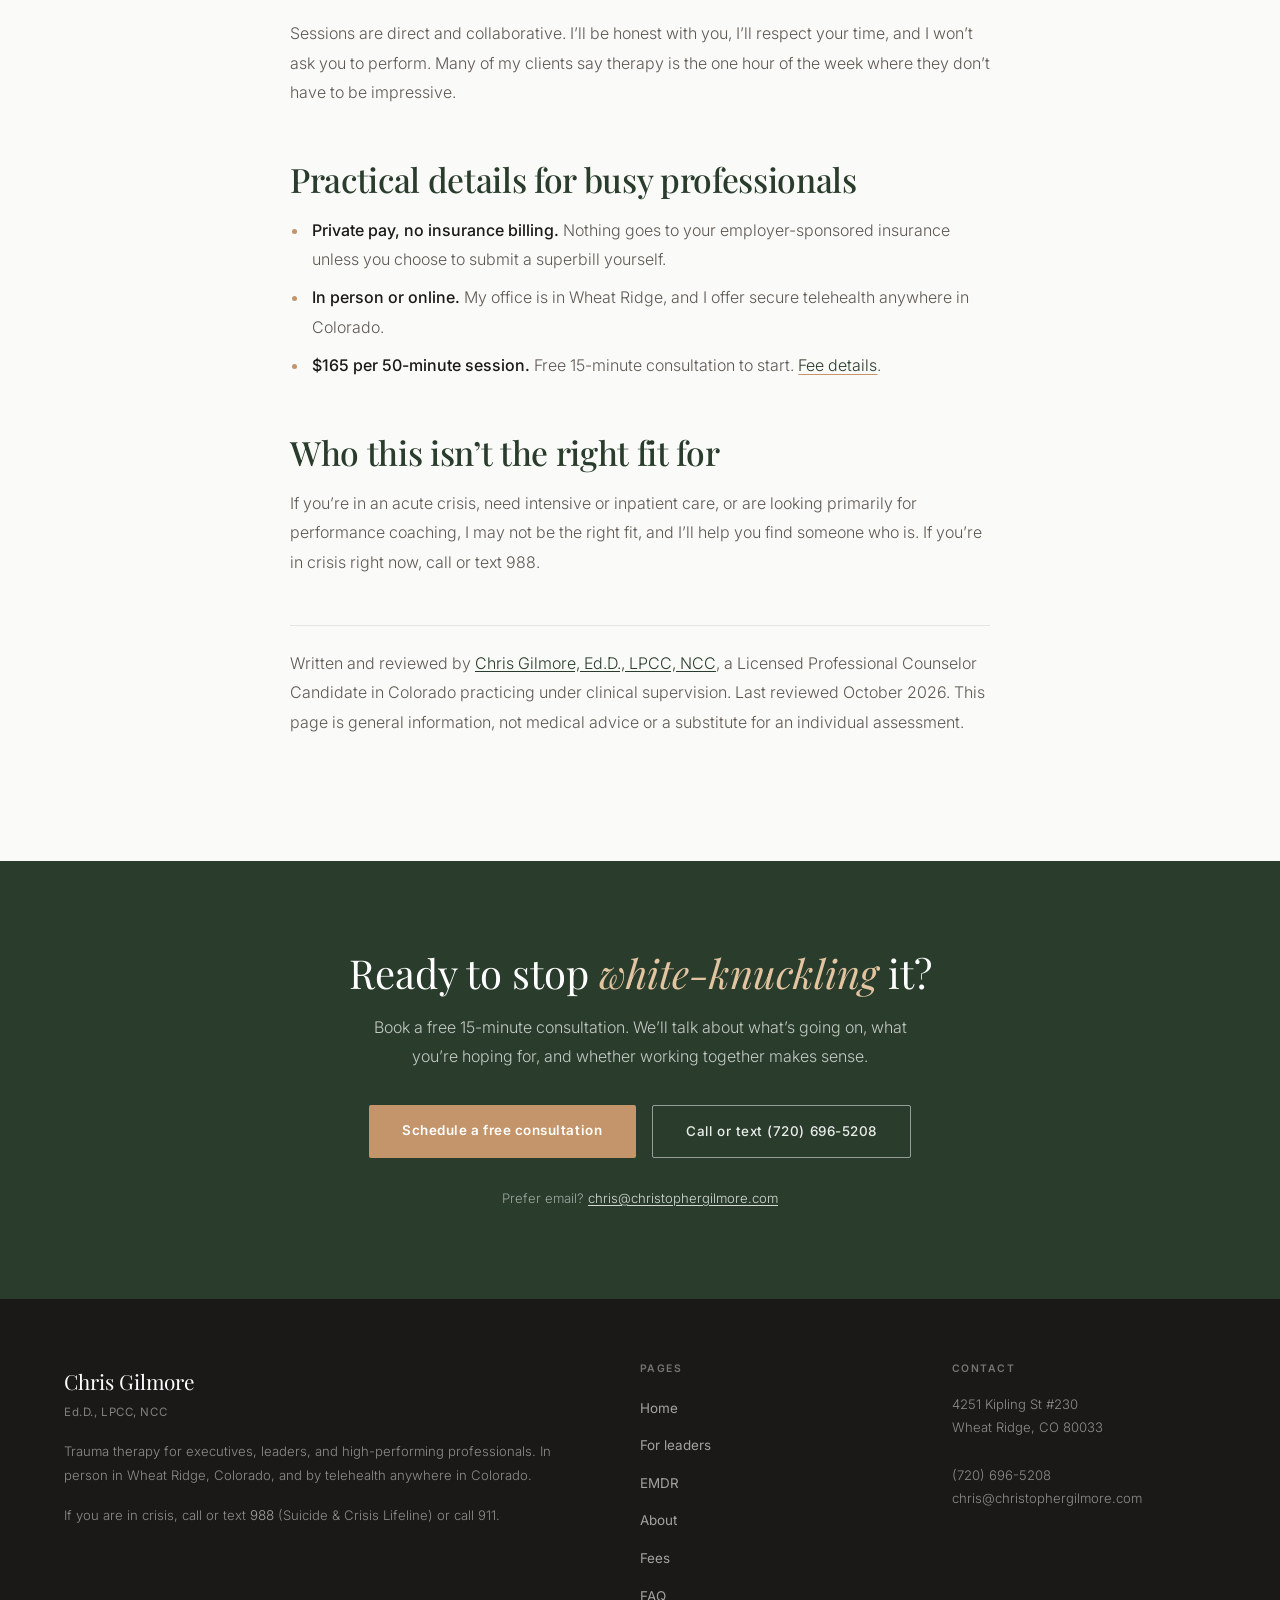
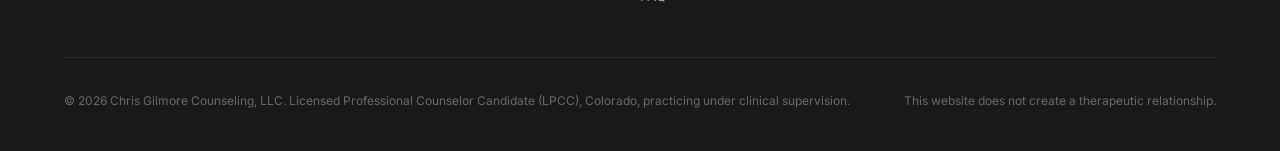
<file: trauma-therapy-for-executives/index.html>
<!DOCTYPE html>
<html lang="en">
<head>
  <meta charset="UTF-8" />
  <meta name="viewport" content="width=device-width, initial-scale=1.0" />
  <title>Therapy for Executives and Leaders: Trauma, Burnout, High-Functioning Anxiety | Colorado</title>
  <meta name="description" content="Why high-performing leaders often carry hidden trauma, the signs of high-functioning anxiety and burnout, and how EMDR and nervous-system-informed therapy help. Wheat Ridge and Colorado telehealth." />
  <link rel="canonical" href="https://christophergilmore.com/trauma-therapy-for-executives/" />
  <meta name="robots" content="index, follow, max-image-preview:large" />
  <meta name="author" content="Chris Gilmore, Ed.D., LPCC, NCC" />
  <meta property="og:type" content="website" />
  <meta property="og:site_name" content="Chris Gilmore, Ed.D., LPCC, NCC" />
  <meta property="og:url" content="https://christophergilmore.com/trauma-therapy-for-executives/" />
  <meta property="og:title" content="Therapy for executives and leaders: trauma, burnout, and high-functioning anxiety" />
  <meta property="og:description" content="Why high-performing leaders often carry hidden trauma, the signs of high-functioning anxiety and burnout, and how EMDR and nervous-system-informed therapy help. Wheat Ridge and Colorado telehealth." />
  <meta property="og:image" content="https://christophergilmore.com/og-image.jpg?v=2" />
  <meta property="og:image:width" content="1200" />
  <meta property="og:image:height" content="630" />
  <meta property="og:image:alt" content="Colorado mountain ridge at sunrise with the words: A space to understand yourself more fully." />
  <meta name="twitter:card" content="summary_large_image" />
  <meta name="twitter:title" content="Therapy for executives and leaders: trauma, burnout, and high-functioning anxiety" />
  <meta name="twitter:description" content="Why high-performing leaders often carry hidden trauma, the signs of high-functioning anxiety and burnout, and how EMDR and nervous-system-informed therapy help. Wheat Ridge and Colorado telehealth." />
  <meta name="twitter:image" content="https://christophergilmore.com/og-image.jpg?v=2" />
  <link rel="alternate" type="text/plain" title="Plain-text summary for AI assistants" href="/llms.txt" />
  <script type="application/ld+json">
{
  "@context": "https://schema.org",
  "@graph": [
    {
      "@type": "WebSite",
      "@id": "https://christophergilmore.com/#website",
      "url": "https://christophergilmore.com/",
      "name": "Chris Gilmore, Ed.D., LPCC, NCC",
      "publisher": {
        "@id": "https://christophergilmore.com/#practice"
      }
    },
    {
      "@type": [
        "MedicalBusiness",
        "ProfessionalService"
      ],
      "@id": "https://christophergilmore.com/#practice",
      "name": "Chris Gilmore Counseling, LLC",
      "description": "Private-pay trauma therapy for executives, leaders, and high-performing professionals. In person in Wheat Ridge, Colorado, and by telehealth anywhere in Colorado.",
      "url": "https://christophergilmore.com/",
      "logo": "https://christophergilmore.com/og-image.jpg",
      "image": "https://christophergilmore.com/og-image.jpg",
      "telephone": "+17206965208",
      "email": "chris@christophergilmore.com",
      "priceRange": "$165 per 50-minute session",
      "currenciesAccepted": "USD",
      "address": {
        "@type": "PostalAddress",
        "streetAddress": "4251 Kipling St #230",
        "addressLocality": "Wheat Ridge",
        "addressRegion": "CO",
        "postalCode": "80033",
        "addressCountry": "US"
      },
      "areaServed": {
        "@type": "State",
        "name": "Colorado"
      },
      "founder": {
        "@id": "https://christophergilmore.com/#practitioner"
      },
      "employee": {
        "@id": "https://christophergilmore.com/#practitioner"
      },
      "availableService": [
        {
          "@type": "MedicalTherapy",
          "name": "EMDR therapy"
        },
        {
          "@type": "MedicalTherapy",
          "name": "Trauma-focused psychotherapy"
        },
        {
          "@type": "MedicalTherapy",
          "name": "Telehealth psychotherapy"
        }
      ]
    },
    {
      "@type": "Person",
      "@id": "https://christophergilmore.com/#practitioner",
      "name": "Chris Gilmore",
      "honorificSuffix": "Ed.D., LPCC, NCC",
      "jobTitle": "Licensed Professional Counselor Candidate",
      "description": "Colorado therapist focused on trauma, burnout, and high-functioning anxiety in executives and leaders, using EMDR and attachment-based, nervous-system-informed therapy.",
      "url": "https://christophergilmore.com/about/",
      "image": "https://christophergilmore.com/about-photo.jpg",
      "email": "mailto:chris@christophergilmore.com",
      "telephone": "+17206965208",
      "sameAs": [
        "https://www.psychologytoday.com/profile/1588260",
        "https://www.credly.com/badges/486993e9-2bfe-4efd-933d-dc13f2e16e3e/public_url"
      ],
      "hasCredential": [
        {
          "@type": "EducationalOccupationalCredential",
          "credentialCategory": "degree",
          "name": "Doctor of Education (Ed.D.), Educational Leadership"
        },
        {
          "@type": "EducationalOccupationalCredential",
          "credentialCategory": "degree",
          "name": "Master of Business Administration (MBA)"
        },
        {
          "@type": "EducationalOccupationalCredential",
          "credentialCategory": "degree",
          "name": "Master's degree, Clinical Mental Health Counseling"
        },
        {
          "@type": "EducationalOccupationalCredential",
          "credentialCategory": "license",
          "name": "Licensed Professional Counselor Candidate (LPCC)",
          "recognizedBy": {
            "@type": "Organization",
            "name": "Colorado State Board of Licensed Professional Counselor Examiners"
          }
        },
        {
          "@type": "EducationalOccupationalCredential",
          "credentialCategory": "certification",
          "name": "National Certified Counselor (NCC)",
          "recognizedBy": {
            "@type": "Organization",
            "name": "National Board for Certified Counselors"
          }
        }
      ],
      "knowsAbout": [
        "Trauma therapy",
        "EMDR therapy",
        "Burnout",
        "High-functioning anxiety",
        "Perfectionism",
        "Executive stress",
        "Attachment theory",
        "Polyvagal theory",
        "Nervous system regulation"
      ],
      "worksFor": {
        "@id": "https://christophergilmore.com/#practice"
      }
    },
    {
      "@type": "WebPage",
      "@id": "https://christophergilmore.com/trauma-therapy-for-executives/#webpage",
      "url": "https://christophergilmore.com/trauma-therapy-for-executives/",
      "name": "Therapy for Executives and Leaders: Trauma, Burnout, High-Functioning Anxiety | Colorado",
      "description": "Why high-performing leaders often carry hidden trauma, the signs of high-functioning anxiety and burnout, and how EMDR and nervous-system-informed therapy help. Wheat Ridge and Colorado telehealth.",
      "isPartOf": {
        "@id": "https://christophergilmore.com/#website"
      },
      "about": {
        "@id": "https://christophergilmore.com/#practice"
      },
      "author": {
        "@id": "https://christophergilmore.com/#practitioner"
      },
      "reviewedBy": {
        "@id": "https://christophergilmore.com/#practitioner"
      },
      "lastReviewed": "2026-10-20",
      "dateModified": "2026-10-20",
      "inLanguage": "en-US",
      "breadcrumb": {
        "@id": "https://christophergilmore.com/trauma-therapy-for-executives/#breadcrumbs"
      }
    },
    {
      "@type": "BreadcrumbList",
      "@id": "https://christophergilmore.com/trauma-therapy-for-executives/#breadcrumbs",
      "itemListElement": [
        {
          "@type": "ListItem",
          "position": 1,
          "name": "Home",
          "item": "https://christophergilmore.com/"
        },
        {
          "@type": "ListItem",
          "position": 2,
          "name": "Therapy for executives and leaders",
          "item": "https://christophergilmore.com/trauma-therapy-for-executives/"
        }
      ]
    }
  ]
}
  </script>
  <link rel="preconnect" href="https://fonts.googleapis.com" />
  <link rel="preconnect" href="https://fonts.gstatic.com" crossorigin />
  <link href="https://fonts.googleapis.com/css2?family=Playfair+Display:ital,wght@0,400;0,500;1,400&family=Inter:wght@300;400;500;600;700&display=swap" rel="stylesheet" />
  <link rel="stylesheet" href="/styles.css?v=1" />
</head>
<body>
<a class="skip" href="#main">Skip to content</a>
<div class="mobile-nav" id="mobile-nav" role="dialog" aria-label="Menu">
  <button class="mob-close" onclick="toggleMenu()" aria-label="Close menu">&times;</button>
  <a href="/">Home</a>
  <a href="/trauma-therapy-for-executives/">For leaders</a>
  <a href="/emdr-therapy/">EMDR</a>
  <a href="/about/">About</a>
  <a href="/fees/">Fees</a>
  <a href="/faq/">FAQ</a>
  <a href="https://christopher-gilmore.clientsecure.me/request" class="mob-cta" target="_blank" rel="noopener">Free consultation</a>
  <a href="tel:+17206965208" class="mob-call">Call or text (720) 696-5208</a>
</div>
<nav class="site-nav clear" id="site-nav" aria-label="Main">
  <a href="/" class="nav-brand">
    <span class="name">Chris Gilmore</span>
    <span class="tag">Trauma therapy for leaders</span>
  </a>
  <ul class="nav-links">
    <li><a href="/trauma-therapy-for-executives/" aria-current="page">For leaders</a></li>
    <li><a href="/emdr-therapy/">EMDR</a></li>
    <li><a href="/about/">About</a></li>
    <li><a href="/fees/">Fees</a></li>
    <li><a href="/faq/">FAQ</a></li>
  </ul>
  <a href="https://christopher-gilmore.clientsecure.me/request" class="nav-cta" target="_blank" rel="noopener">Free consultation</a>
  <button class="hamburger" onclick="toggleMenu()" aria-label="Open menu"><span></span><span></span><span></span></button>
</nav>
<header class="hero page">
  <div class="hero-bg" style="background-image:url('/photo-break-1.jpg')"></div>
  <div class="hero-overlay"></div>
  <div class="hero-content">
    <nav class="crumbs" aria-label="Breadcrumb"><a href="/">Home</a> &nbsp;/&nbsp; <span>Therapy for executives and leaders</span></nav>
    <div class="hero-label">For executives and leaders</div>
    <h1>Therapy for leaders who look <em>fine on paper</em></h1>
    <p class="lede">Trauma, burnout, and high-functioning anxiety in people who are very good at holding it all together. What it looks like, why it happens, and how therapy helps.</p>
  </div>
</header>

<main id="main">
<section class="sec">
  <article class="prose">
    <p class="answer">High-functioning trauma is when past or ongoing stress keeps your nervous system on guard while you keep performing at a high level. It often shows up in leaders as constant vigilance, perfectionism, trouble resting, and strong reactions to criticism. Trauma-focused therapy such as EMDR can reduce those reactions so drive comes from choice rather than threat.</p>

    <h2>Why so many leaders carry more than they show</h2>
    <p>Leadership rewards a specific set of skills: scanning for problems before they happen, staying calm while others panic, putting your own needs last, and never dropping the ball. For many people, those skills weren&#8217;t learned in an MBA program. They were learned much earlier, in a home that was unpredictable, a family where love felt conditional on achievement, or a stretch of life where being competent was the only thing that felt safe.</p>
    <p>Those adaptations work. They often work so well that they become a career. The cost tends to show up later, when the stakes are higher, the pace never lets up, and the body starts to keep score in the form of insomnia, irritability, tension, or a flatness that&#8217;s hard to name.</p>
    <blockquote>The traits that make you effective and the patterns that are wearing you down are often the same traits, running without an off switch.</blockquote>

    <h2>Signs of high-functioning trauma and anxiety</h2>
    <p>You don&#8217;t need a dramatic history for these to apply. Common patterns I see in leaders include:</p>
    <ul>
      <li><strong>Hypervigilance.</strong> Constantly reading the room, anticipating problems, and feeling responsible for everyone&#8217;s reactions.</li>
      <li><strong>Inability to rest.</strong> Downtime brings guilt or restlessness rather than relief. Weekends are for catching up.</li>
      <li><strong>Outsized reactions to feedback.</strong> Knowing a critique is minor but feeling it as a threat for days.</li>
      <li><strong>Perfectionism and over-preparation.</strong> Working three times harder than needed to avoid any chance of failing.</li>
      <li><strong>Emotional numbness.</strong> Big wins feel strangely empty. Relationships feel like another thing to manage.</li>
      <li><strong>Body signals you&#8217;ve learned to ignore.</strong> Jaw clenching, shallow breathing, stomach issues, waking at 3 a.m. with your mind already running.</li>
      <li><strong>Old memories that still have a charge.</strong> An event from years ago that still tightens your chest when it comes up.</li>
    </ul>

    <h2>Burnout or trauma? Often both</h2>
    <p>Burnout is usually described as exhaustion, cynicism, and a sense of reduced effectiveness from chronic workplace stress. Rest and boundaries help with burnout, but for many leaders they don&#8217;t stick. That&#8217;s often because something underneath makes rest feel unsafe, or makes saying no feel like a risk to belonging. When we work on that underlying layer, the practical changes (delegating, logging off, taking real time away) tend to become much easier to sustain.</p>

    <h2>How therapy helps</h2>
    <h3>1. Stabilize first</h3>
    <p>We start by building practical tools to notice and shift your nervous system state in real time: before a hard conversation, after a tense meeting, or at 3 a.m. This is grounded in polyvagal theory and is useful from the first few sessions.</p>
    <h3>2. Understand the pattern</h3>
    <p>We map where your patterns came from and what they&#8217;re protecting. Most leaders find relief in seeing their reactions as adaptations that made sense, rather than as personal failures.</p>
    <h3>3. Process what&#8217;s stuck</h3>
    <p>Using <a href="/emdr-therapy/">EMDR</a>, we work directly on the memories and beliefs (&#8220;I&#8217;m only valuable when I&#8217;m producing,&#8221; &#8220;If I relax, something bad will happen&#8221;) that keep your system on alert. The goal is for those memories to feel like the past instead of the present.</p>
    <h3>4. Lead from a steadier place</h3>
    <p>As the threat response quiets, people often notice they still care deeply about their work, but from choice rather than fear. Decisions get clearer, relationships get warmer, and rest starts to feel like rest.</p>

    <h2>What working with me is like</h2>
    <p>I spent nearly two decades in executive leadership in higher education before becoming a therapist. I understand board pressure, budget seasons, managing up and down at the same time, and the loneliness of being the person everyone else leans on. That background helps us skip a lot of explaining and get to the real work.</p>
    <p>Sessions are direct and collaborative. I&#8217;ll be honest with you, I&#8217;ll respect your time, and I won&#8217;t ask you to perform. Many of my clients say therapy is the one hour of the week where they don&#8217;t have to be impressive.</p>

    <h2>Practical details for busy professionals</h2>
    <ul>
      <li><strong>Private pay, no insurance billing.</strong> Nothing goes to your employer-sponsored insurance unless you choose to submit a superbill yourself.</li>
      <li><strong>In person or online.</strong> My office is in Wheat Ridge, and I offer secure telehealth anywhere in Colorado.</li>
      <li><strong>$165 per 50-minute session.</strong> Free 15-minute consultation to start. <a href="/fees/">Fee details</a>.</li>
    </ul>

    <h2>Who this isn&#8217;t the right fit for</h2>
    <p>If you&#8217;re in an acute crisis, need intensive or inpatient care, or are looking primarily for performance coaching, I may not be the right fit, and I&#8217;ll help you find someone who is. If you&#8217;re in crisis right now, call or text 988.</p>
    <p class="byline">Written and reviewed by <a href="/about/">Chris Gilmore, Ed.D., LPCC, NCC</a>, a Licensed Professional Counselor Candidate in Colorado practicing under clinical supervision. Last reviewed October 2026. This page is general information, not medical advice or a substitute for an individual assessment.</p>
  </article>
</section>
</main>
<section class="cta-band" aria-labelledby="cta-h">
  <h2 id="cta-h">Ready to stop <em>white-knuckling</em> it?</h2>
  <p>Book a free 15-minute consultation. We&#8217;ll talk about what&#8217;s going on, what you&#8217;re hoping for, and whether working together makes sense.</p>
  <div class="btns">
    <a href="https://christopher-gilmore.clientsecure.me/request" class="btn-primary" target="_blank" rel="noopener">Schedule a free consultation</a>
    <a href="tel:+17206965208" class="btn-ghost">Call or text (720) 696-5208</a>
  </div>
  <p class="small">Prefer email? <a href="mailto:chris@christophergilmore.com">chris@christophergilmore.com</a></p>
</section>
<footer>
  <div class="footer-grid">
    <div>
      <div class="footer-name">Chris Gilmore</div>
      <div class="footer-cred">Ed.D., LPCC, NCC</div>
      <p>Trauma therapy for executives, leaders, and high-performing professionals. In person in Wheat Ridge, Colorado, and by telehealth anywhere in Colorado.</p>
      <p style="margin-top:1rem">If you are in crisis, call or text <a href="tel:988">988</a> (Suicide &amp; Crisis Lifeline) or call 911.</p>
    </div>
    <div>
      <h2>Pages</h2>
      <ul>
        <li><a href="/">Home</a></li>
        <li><a href="/trauma-therapy-for-executives/">For leaders</a></li>
        <li><a href="/emdr-therapy/">EMDR</a></li>
        <li><a href="/about/">About</a></li>
        <li><a href="/fees/">Fees</a></li>
        <li><a href="/faq/">FAQ</a></li>
      </ul>
    </div>
    <div>
      <h2>Contact</h2>
      <address>
        4251 Kipling St #230<br>Wheat Ridge, CO 80033<br><br>
        <a href="tel:+17206965208">(720) 696-5208</a><br>
        <a href="mailto:chris@christophergilmore.com">chris@christophergilmore.com</a>
      </address>
    </div>
  </div>
  <div class="footer-bottom">
    <span>&copy; 2026 Chris Gilmore Counseling, LLC. Licensed Professional Counselor Candidate (LPCC), Colorado, practicing under clinical supervision.</span>
    <span>This website does not create a therapeutic relationship.</span>
  </div>
</footer>
<script>
  (function () {
    var nav = document.getElementById('site-nav');
    function setNav() { nav.className = 'site-nav ' + (window.scrollY > 60 ? 'solid' : 'clear'); }
    window.addEventListener('scroll', setNav, { passive: true }); setNav();
  })();
  function toggleMenu() {
    var m = document.getElementById('mobile-nav');
    m.classList.toggle('open');
    document.body.style.overflow = m.classList.contains('open') ? 'hidden' : '';
  }
</script>
</body>
</html>
</file>
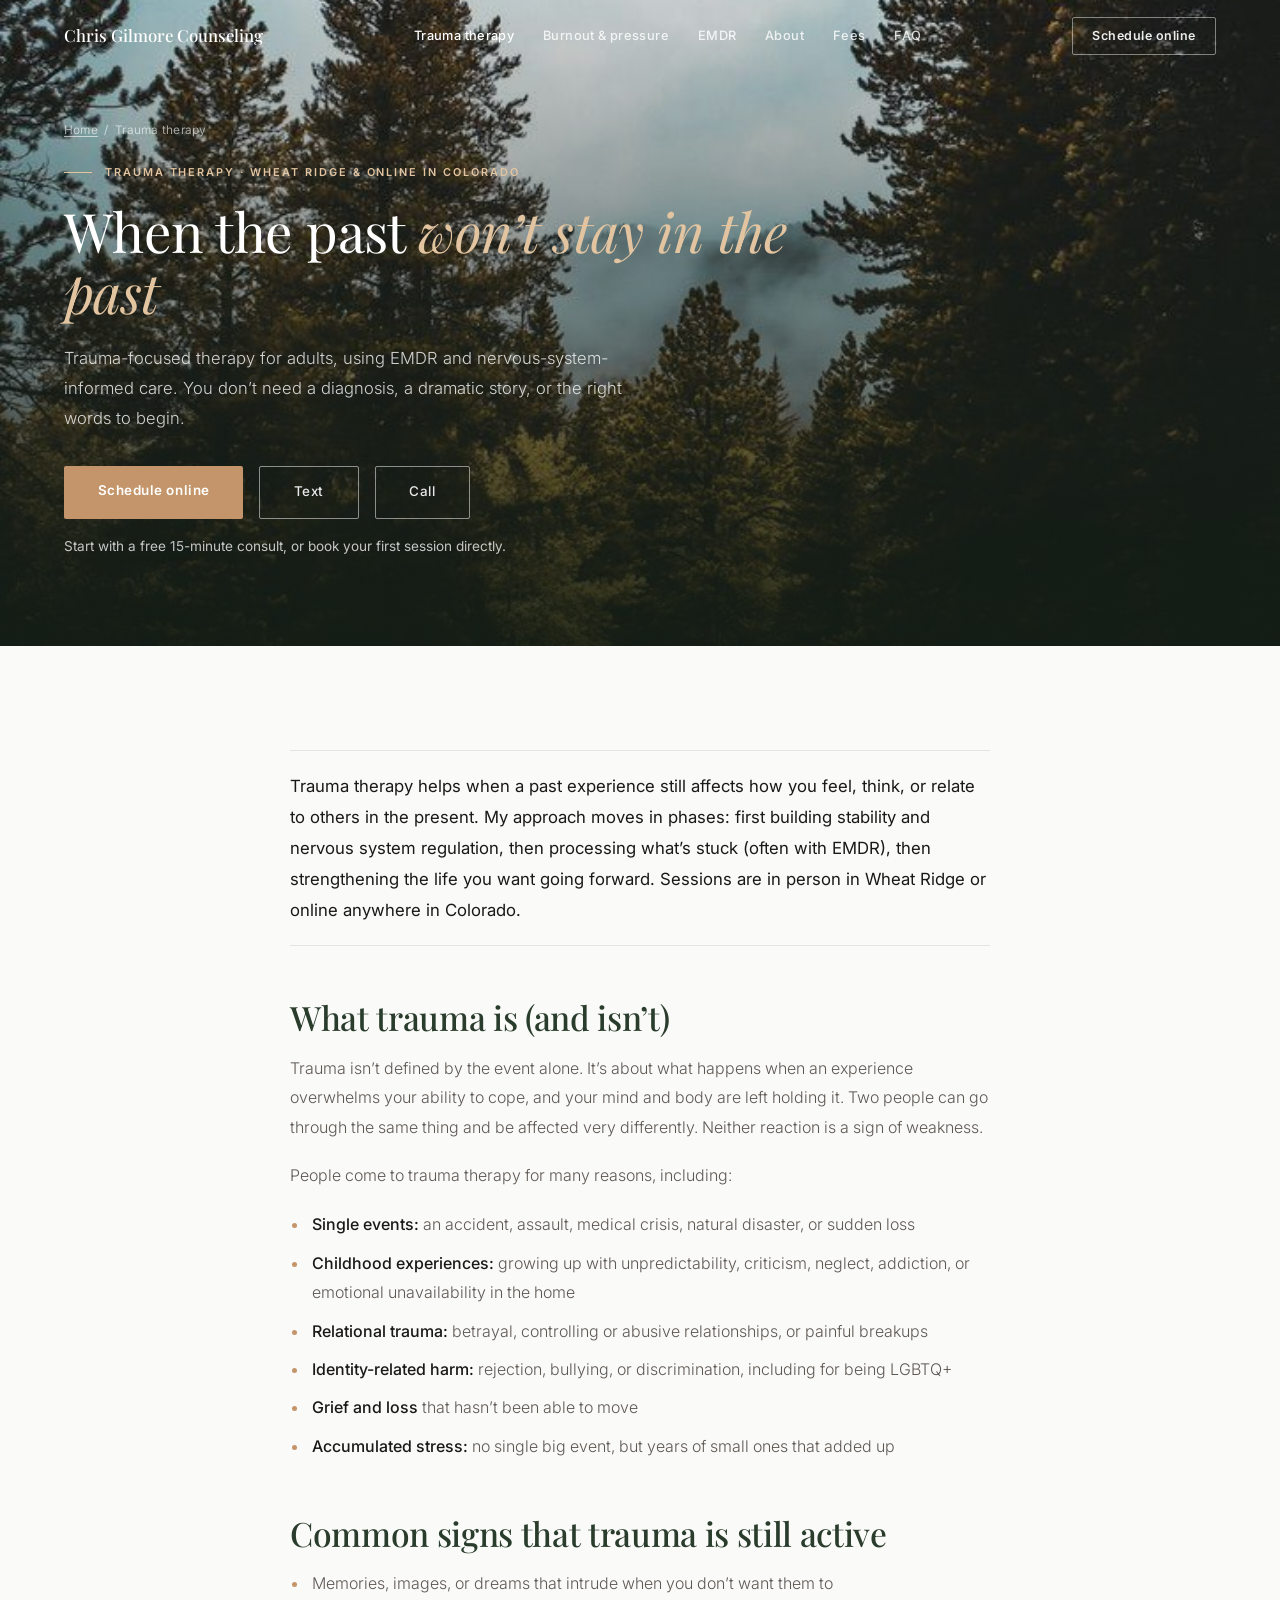
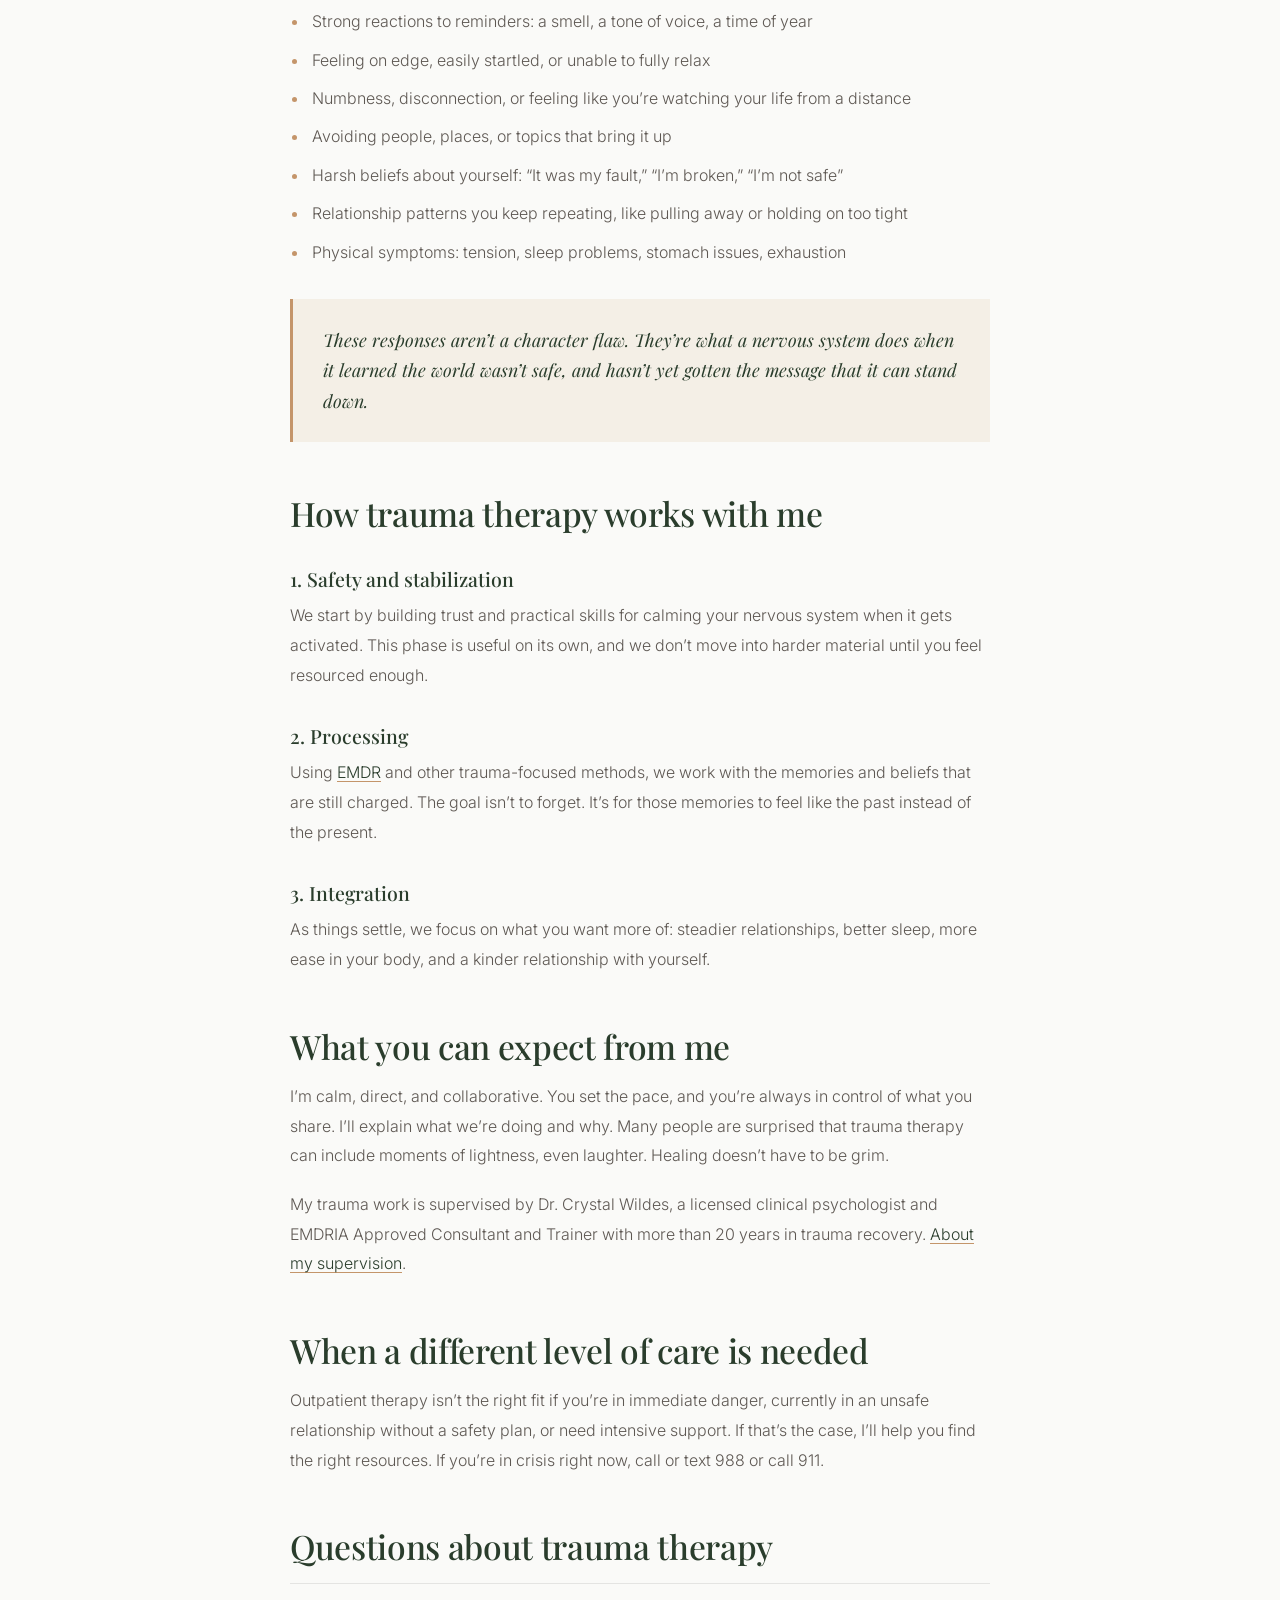
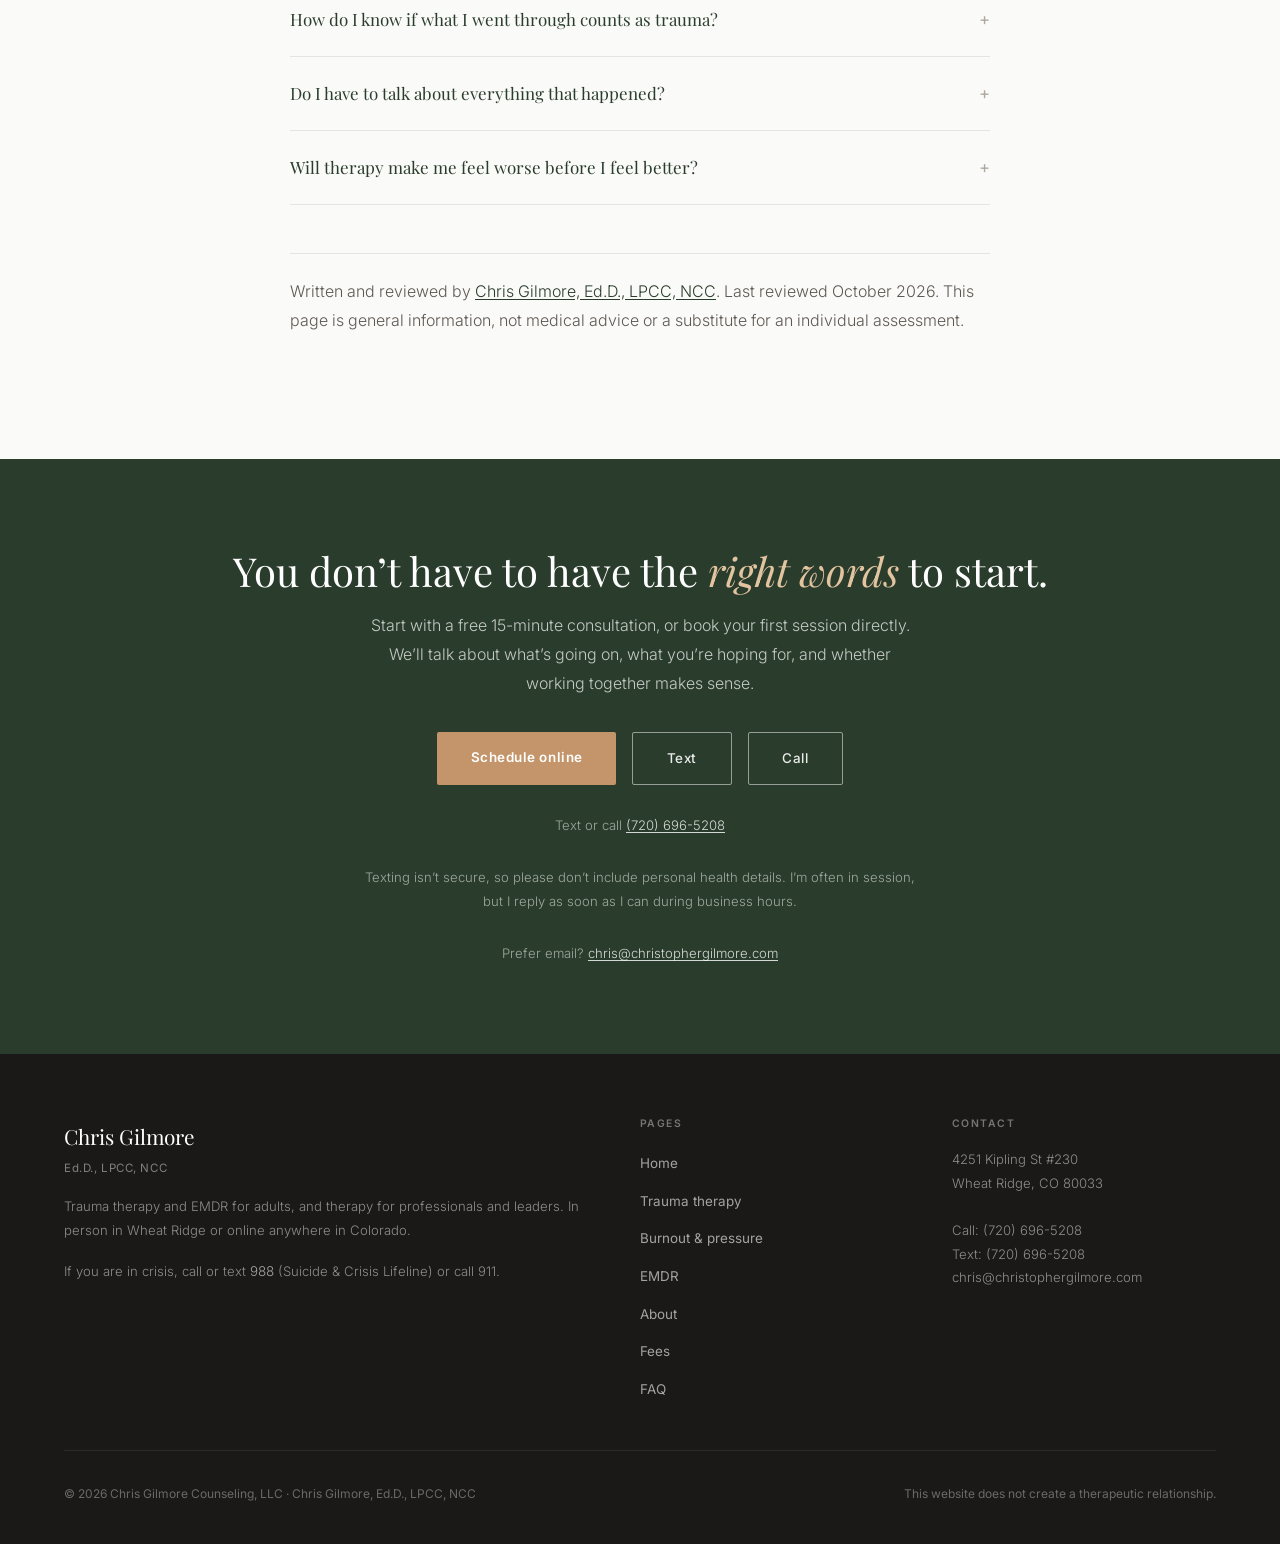
<file: trauma-therapy/index.html>
<!DOCTYPE html>
<html lang="en">
<head>
  <meta charset="UTF-8" />
  <meta name="viewport" content="width=device-width, initial-scale=1.0" />
  <title>Trauma Therapy and EMDR in Wheat Ridge, CO | Chris Gilmore</title>
  <meta name="description" content="Trauma therapy for adults: what trauma is, common signs, how phased trauma treatment and EMDR help, and what to expect. In person in Wheat Ridge, online anywhere in Colorado." />
  <link rel="canonical" href="https://christophergilmore.com/trauma-therapy/" />
  <meta name="robots" content="index, follow, max-image-preview:large" />
  <meta name="author" content="Chris Gilmore, Ed.D., LPCC, NCC" />
  <meta property="og:type" content="website" />
  <meta property="og:site_name" content="Chris Gilmore Counseling" />
  <meta property="og:url" content="https://christophergilmore.com/trauma-therapy/" />
  <meta property="og:title" content="Trauma therapy and EMDR | Wheat Ridge and online in Colorado" />
  <meta property="og:description" content="Trauma therapy for adults: what trauma is, common signs, how phased trauma treatment and EMDR help, and what to expect. In person in Wheat Ridge, online anywhere in Colorado." />
  <meta property="og:image" content="https://christophergilmore.com/og-image.jpg?v=4" />
  <meta property="og:image:width" content="1200" />
  <meta property="og:image:height" content="630" />
  <meta property="og:image:alt" content="Colorado mountain ridge at sunrise with the words: A space to understand yourself more fully." />
  <meta name="twitter:card" content="summary_large_image" />
  <meta name="twitter:title" content="Trauma therapy and EMDR | Wheat Ridge and online in Colorado" />
  <meta name="twitter:description" content="Trauma therapy for adults: what trauma is, common signs, how phased trauma treatment and EMDR help, and what to expect. In person in Wheat Ridge, online anywhere in Colorado." />
  <meta name="twitter:image" content="https://christophergilmore.com/og-image.jpg?v=4" />
  <link rel="alternate" type="text/plain" title="Plain-text summary for AI assistants" href="/llms.txt" />
  <script type="application/ld+json">
{
  "@context": "https://schema.org",
  "@graph": [
    {
      "@type": "WebSite",
      "@id": "https://christophergilmore.com/#website",
      "url": "https://christophergilmore.com/",
      "name": "Chris Gilmore, Ed.D., LPCC, NCC",
      "publisher": {
        "@id": "https://christophergilmore.com/#practice"
      }
    },
    {
      "@type": [
        "MedicalBusiness",
        "ProfessionalService"
      ],
      "@id": "https://christophergilmore.com/#practice",
      "name": "Chris Gilmore Counseling",
      "alternateName": "Chris Gilmore Counseling, LLC",
      "description": "Private-pay trauma therapy and EMDR for adults, and therapy for people in demanding roles facing burnout, chronic stress, and high-functioning anxiety. In person in Wheat Ridge, Colorado, and online anywhere in Colorado.",
      "url": "https://christophergilmore.com/",
      "logo": "https://christophergilmore.com/og-image.jpg",
      "image": "https://christophergilmore.com/og-image.jpg",
      "telephone": "+17206965208",
      "email": "chris@christophergilmore.com",
      "priceRange": "$165 per 50-minute session",
      "currenciesAccepted": "USD",
      "sameAs": [
        "https://www.google.com/maps?cid=15745903611727749094",
        "https://www.psychologytoday.com/us/therapists/chris-gilmore-wheat-ridge-co/1588260"
      ],
      "address": {
        "@type": "PostalAddress",
        "streetAddress": "4251 Kipling St #230",
        "addressLocality": "Wheat Ridge",
        "addressRegion": "CO",
        "postalCode": "80033",
        "addressCountry": "US"
      },
      "areaServed": {
        "@type": "State",
        "name": "Colorado"
      },
      "founder": {
        "@id": "https://christophergilmore.com/#practitioner"
      },
      "employee": {
        "@id": "https://christophergilmore.com/#practitioner"
      },
      "availableService": [
        {
          "@type": "MedicalTherapy",
          "name": "EMDR therapy"
        },
        {
          "@type": "MedicalTherapy",
          "name": "Trauma-focused psychotherapy"
        },
        {
          "@type": "MedicalTherapy",
          "name": "Online psychotherapy"
        }
      ]
    },
    {
      "@type": "Person",
      "@id": "https://christophergilmore.com/#practitioner",
      "name": "Chris Gilmore",
      "honorificSuffix": "Ed.D., LPCC, NCC",
      "jobTitle": "Licensed Professional Counselor Candidate",
      "description": "Colorado therapist offering trauma therapy and EMDR for adults, and therapy for high-achieving professionals facing burnout, high-functioning anxiety, and perfectionism. Attachment-based and nervous-system-informed.",
      "url": "https://christophergilmore.com/about/",
      "image": "https://christophergilmore.com/about-photo.jpg",
      "email": "mailto:chris@christophergilmore.com",
      "telephone": "+17206965208",
      "sameAs": [
        "https://www.psychologytoday.com/profile/1588260",
        "https://www.credly.com/badges/486993e9-2bfe-4efd-933d-dc13f2e16e3e/public_url"
      ],
      "hasCredential": [
        {
          "@type": "EducationalOccupationalCredential",
          "credentialCategory": "degree",
          "name": "Doctor of Education (Ed.D.), Educational Leadership"
        },
        {
          "@type": "EducationalOccupationalCredential",
          "credentialCategory": "degree",
          "name": "Master of Business Administration (MBA)"
        },
        {
          "@type": "EducationalOccupationalCredential",
          "credentialCategory": "degree",
          "name": "Master of Arts (M.A.), Clinical Mental Health Counseling"
        },
        {
          "@type": "EducationalOccupationalCredential",
          "credentialCategory": "degree",
          "name": "Bachelor of Arts (B.A.), Psychology"
        },
        {
          "@type": "EducationalOccupationalCredential",
          "credentialCategory": "license",
          "name": "Licensed Professional Counselor Candidate (LPCC)",
          "recognizedBy": {
            "@type": "Organization",
            "name": "Colorado State Board of Licensed Professional Counselor Examiners"
          }
        },
        {
          "@type": "EducationalOccupationalCredential",
          "credentialCategory": "certification",
          "name": "National Certified Counselor (NCC)",
          "recognizedBy": {
            "@type": "Organization",
            "name": "National Board for Certified Counselors"
          }
        }
      ],
      "knowsAbout": [
        "Trauma therapy",
        "EMDR therapy",
        "Complex trauma",
        "Burnout",
        "High-functioning anxiety",
        "Perfectionism",
        "Executive stress",
        "Attachment theory",
        "Nervous system regulation"
      ],
      "worksFor": {
        "@id": "https://christophergilmore.com/#practice"
      }
    },
    {
      "@type": "WebPage",
      "@id": "https://christophergilmore.com/trauma-therapy/#webpage",
      "url": "https://christophergilmore.com/trauma-therapy/",
      "name": "Trauma Therapy and EMDR in Wheat Ridge, CO | Chris Gilmore",
      "description": "Trauma therapy for adults: what trauma is, common signs, how phased trauma treatment and EMDR help, and what to expect. In person in Wheat Ridge, online anywhere in Colorado.",
      "isPartOf": {
        "@id": "https://christophergilmore.com/#website"
      },
      "about": {
        "@id": "https://christophergilmore.com/#practice"
      },
      "author": {
        "@id": "https://christophergilmore.com/#practitioner"
      },
      "reviewedBy": {
        "@id": "https://christophergilmore.com/#practitioner"
      },
      "lastReviewed": "2026-10-20",
      "dateModified": "2026-10-20",
      "inLanguage": "en-US",
      "breadcrumb": {
        "@id": "https://christophergilmore.com/trauma-therapy/#breadcrumbs"
      }
    },
    {
      "@type": "BreadcrumbList",
      "@id": "https://christophergilmore.com/trauma-therapy/#breadcrumbs",
      "itemListElement": [
        {
          "@type": "ListItem",
          "position": 1,
          "name": "Home",
          "item": "https://christophergilmore.com/"
        },
        {
          "@type": "ListItem",
          "position": 2,
          "name": "Trauma therapy",
          "item": "https://christophergilmore.com/trauma-therapy/"
        }
      ]
    }
  ]
}
  </script>
  <script type="application/ld+json">
{
  "@context": "https://schema.org",
  "@type": "FAQPage",
  "@id": "https://christophergilmore.com/trauma-therapy/#faq",
  "mainEntity": [
    {
      "@type": "Question",
      "name": "How do I know if what I went through counts as trauma?",
      "acceptedAnswer": {
        "@type": "Answer",
        "text": "Trauma is less about how big an event looks from the outside and more about how it affected you. If something overwhelmed your ability to cope and still shows up in your body, mood, sleep, or relationships, it’s worth working on. You don’t need a diagnosis to start."
      }
    },
    {
      "@type": "Question",
      "name": "Do I have to talk about everything that happened?",
      "acceptedAnswer": {
        "@type": "Answer",
        "text": "No. You set the pace and decide what to share. Trauma therapy, and EMDR in particular, doesn’t require you to retell the details of what happened."
      }
    },
    {
      "@type": "Question",
      "name": "Will therapy make me feel worse before I feel better?",
      "acceptedAnswer": {
        "@type": "Answer",
        "text": "Revisiting hard material can stir things up for a while. That’s why we build stabilization skills first, and why every session ends with you settled. If something is too much, we slow down."
      }
    }
  ]
}
  </script>
  <link rel="preconnect" href="https://fonts.googleapis.com" />
  <link rel="preconnect" href="https://fonts.gstatic.com" crossorigin />
  <link href="https://fonts.googleapis.com/css2?family=Playfair+Display:ital,wght@0,400;0,500;1,400&family=Inter:wght@300;400;500;600;700&display=swap" rel="stylesheet" />
  <link rel="stylesheet" href="/styles.css?v=4" />
<!-- Google tag (gtag.js) -->
<script async src="https://www.googletagmanager.com/gtag/js?id=G-8GF17G078T"></script>
<script>
  window.dataLayer = window.dataLayer || [];
  function gtag(){dataLayer.push(arguments);}
  gtag('js', new Date());
  gtag('config', 'G-8GF17G078T', { allow_google_signals: false, allow_ad_personalization_signals: false });
  // Inquiry click tracking: booking, call, text, email (no personal data is sent)
  document.addEventListener('click', function (e) {
    var a = e.target.closest && e.target.closest('a[href]');
    if (!a) return;
    var h = a.getAttribute('href') || '', method = null;
    if (h.indexOf('clientsecure.me') !== -1) method = 'booking_request';
    else if (h.indexOf('tel:') === 0 && h !== 'tel:988' && h !== 'tel:911') method = 'call';
    else if (h.indexOf('sms:') === 0) method = 'text';
    else if (h.indexOf('mailto:') === 0) method = 'email';
    if (method) gtag('event', 'generate_lead', { method: method, page_path: location.pathname, transport_type: 'beacon' });
  });
</script>
</head>
<body>
<a class="skip" href="#main">Skip to content</a>
<div class="mobile-nav" id="mobile-nav" role="dialog" aria-label="Menu">
  <button class="mob-close" onclick="toggleMenu()" aria-label="Close menu">&times;</button>
  <a href="/">Home</a>
  <a href="/trauma-therapy/">Trauma therapy</a>
  <a href="/therapy-for-high-achievers/">Burnout &amp; pressure</a>
  <a href="/emdr-therapy/">EMDR</a>
  <a href="/about/">About</a>
  <a href="/faq/#fees">Fees</a>
  <a href="/faq/">FAQ</a>
  <a href="https://christopher-gilmore.clientsecure.me/request" class="mob-cta" target="_blank" rel="noopener">Schedule online</a>
  <a href="sms:+17206965208?&amp;body=Hi%20Chris%2C%20I%27d%20like%20to%20schedule%20a%20free%20consultation." class="mob-call">Text (720) 696-5208</a>
  <a href="tel:+17206965208" class="mob-call">Call (720) 696-5208</a>
</div>
<nav class="site-nav clear" id="site-nav" aria-label="Main">
  <a href="/" class="nav-brand">
    <span class="name">Chris Gilmore Counseling</span>
  </a>
  <ul class="nav-links">
    <li><a href="/trauma-therapy/" aria-current="page">Trauma therapy</a></li>
    <li><a href="/therapy-for-high-achievers/">Burnout &amp; pressure</a></li>
    <li><a href="/emdr-therapy/">EMDR</a></li>
    <li><a href="/about/">About</a></li>
    <li><a href="/faq/#fees">Fees</a></li>
    <li><a href="/faq/">FAQ</a></li>
  </ul>
  <a href="https://christopher-gilmore.clientsecure.me/request" class="nav-cta" target="_blank" rel="noopener">Schedule online</a>
  <button class="hamburger" onclick="toggleMenu()" aria-label="Open menu"><span></span><span></span><span></span></button>
</nav>
<header class="hero page">
  <div class="hero-bg" style="background-image:url('/photo-break-2.jpg')"></div>
  <div class="hero-overlay"></div>
  <div class="hero-content">
    <nav class="crumbs" aria-label="Breadcrumb"><a href="/">Home</a> &nbsp;/&nbsp; <span>Trauma therapy</span></nav>
    <div class="hero-label">Trauma therapy &middot; Wheat Ridge &amp; online in Colorado</div>
    <h1>When the past <em>won&#8217;t stay in the past</em></h1>
    <p class="lede">Trauma-focused therapy for adults, using EMDR and nervous-system-informed care. You don&#8217;t need a diagnosis, a dramatic story, or the right words to begin.</p>
    <div class="btns">
      <a href="https://christopher-gilmore.clientsecure.me/request" class="btn-primary" target="_blank" rel="noopener">Schedule online</a>
      <a href="sms:+17206965208?&amp;body=Hi%20Chris%2C%20I%27d%20like%20to%20schedule%20a%20free%20consultation." class="btn-ghost">Text</a>
      <a href="tel:+17206965208" class="btn-ghost">Call</a>
    </div>
    <p class="cta-note">Start with a free 15-minute consult, or book your first session directly.</p>
  </div>
</header>

<main id="main">
<section class="sec">
  <article class="prose">
    <p class="answer">Trauma therapy helps when a past experience still affects how you feel, think, or relate to others in the present. My approach moves in phases: first building stability and nervous system regulation, then processing what&#8217;s stuck (often with EMDR), then strengthening the life you want going forward. Sessions are in person in Wheat Ridge or online anywhere in Colorado.</p>

    <h2>What trauma is (and isn&#8217;t)</h2>
    <p>Trauma isn&#8217;t defined by the event alone. It&#8217;s about what happens when an experience overwhelms your ability to cope, and your mind and body are left holding it. Two people can go through the same thing and be affected very differently. Neither reaction is a sign of weakness.</p>
    <p>People come to trauma therapy for many reasons, including:</p>
    <ul>
      <li><strong>Single events:</strong> an accident, assault, medical crisis, natural disaster, or sudden loss</li>
      <li><strong>Childhood experiences:</strong> growing up with unpredictability, criticism, neglect, addiction, or emotional unavailability in the home</li>
      <li><strong>Relational trauma:</strong> betrayal, controlling or abusive relationships, or painful breakups</li>
      <li><strong>Identity-related harm:</strong> rejection, bullying, or discrimination, including for being LGBTQ+</li>
      <li><strong>Grief and loss</strong> that hasn&#8217;t been able to move</li>
      <li><strong>Accumulated stress:</strong> no single big event, but years of small ones that added up</li>
    </ul>

    <h2>Common signs that trauma is still active</h2>
    <ul>
      <li>Memories, images, or dreams that intrude when you don&#8217;t want them to</li>
      <li>Strong reactions to reminders: a smell, a tone of voice, a time of year</li>
      <li>Feeling on edge, easily startled, or unable to fully relax</li>
      <li>Numbness, disconnection, or feeling like you&#8217;re watching your life from a distance</li>
      <li>Avoiding people, places, or topics that bring it up</li>
      <li>Harsh beliefs about yourself: &#8220;It was my fault,&#8221; &#8220;I&#8217;m broken,&#8221; &#8220;I&#8217;m not safe&#8221;</li>
      <li>Relationship patterns you keep repeating, like pulling away or holding on too tight</li>
      <li>Physical symptoms: tension, sleep problems, stomach issues, exhaustion</li>
    </ul>
    <blockquote>These responses aren&#8217;t a character flaw. They&#8217;re what a nervous system does when it learned the world wasn&#8217;t safe, and hasn&#8217;t yet gotten the message that it can stand down.</blockquote>

    <h2>How trauma therapy works with me</h2>
    <h3>1. Safety and stabilization</h3>
    <p>We start by building trust and practical skills for calming your nervous system when it gets activated. This phase is useful on its own, and we don&#8217;t move into harder material until you feel resourced enough.</p>
    <h3>2. Processing</h3>
    <p>Using <a href="/emdr-therapy/">EMDR</a> and other trauma-focused methods, we work with the memories and beliefs that are still charged. The goal isn&#8217;t to forget. It&#8217;s for those memories to feel like the past instead of the present.</p>
    <h3>3. Integration</h3>
    <p>As things settle, we focus on what you want more of: steadier relationships, better sleep, more ease in your body, and a kinder relationship with yourself.</p>

    <h2>What you can expect from me</h2>
    <p>I&#8217;m calm, direct, and collaborative. You set the pace, and you&#8217;re always in control of what you share. I&#8217;ll explain what we&#8217;re doing and why. Many people are surprised that trauma therapy can include moments of lightness, even laughter. Healing doesn&#8217;t have to be grim.</p>
    <p>My trauma work is supervised by Dr. Crystal Wildes, a licensed clinical psychologist and EMDRIA Approved Consultant and Trainer with more than 20 years in trauma recovery. <a href="/about/#supervision">About my supervision</a>.</p>

    <h2>When a different level of care is needed</h2>
    <p>Outpatient therapy isn&#8217;t the right fit if you&#8217;re in immediate danger, currently in an unsafe relationship without a safety plan, or need intensive support. If that&#8217;s the case, I&#8217;ll help you find the right resources. If you&#8217;re in crisis right now, call or text 988 or call 911.</p>

    <h2>Questions about trauma therapy</h2>
    <div class="faq">
  
  <details><summary>How do I know if what I went through counts as trauma?</summary><div class="a"><p>Trauma is less about how big an event looks from the outside and more about how it affected you. If something overwhelmed your ability to cope and still shows up in your body, mood, sleep, or relationships, it&#8217;s worth working on. You don&#8217;t need a diagnosis to start.</p></div></details>
  <details><summary>Do I have to talk about everything that happened?</summary><div class="a"><p>No. You set the pace and decide what to share. Trauma therapy, and EMDR in particular, doesn&#8217;t require you to retell the details of what happened.</p></div></details>
  <details><summary>Will therapy make me feel worse before I feel better?</summary><div class="a"><p>Revisiting hard material can stir things up for a while. That&#8217;s why we build stabilization skills first, and why every session ends with you settled. If something is too much, we slow down.</p></div></details>
</div>
    <p class="byline">Written and reviewed by <a href="/about/">Chris Gilmore, Ed.D., LPCC, NCC</a>. Last reviewed October 2026. This page is general information, not medical advice or a substitute for an individual assessment.</p>
  </article>
</section>
</main>
<section class="cta-band" aria-labelledby="cta-h">
  <h2 id="cta-h">You don&#8217;t have to have the <em>right words</em> to start.</h2>
  <p>Start with a free 15-minute consultation, or book your first session directly. We&#8217;ll talk about what&#8217;s going on, what you&#8217;re hoping for, and whether working together makes sense.</p>
  <div class="btns">
    <a href="https://christopher-gilmore.clientsecure.me/request" class="btn-primary" target="_blank" rel="noopener">Schedule online</a>
    <a href="sms:+17206965208?&amp;body=Hi%20Chris%2C%20I%27d%20like%20to%20schedule%20a%20free%20consultation." class="btn-ghost">Text</a>
    <a href="tel:+17206965208" class="btn-ghost">Call</a>
  </div>
  <p class="small">Text or call <a href="tel:+17206965208">(720) 696-5208</a></p>
  <p class="small">Texting isn&#8217;t secure, so please don&#8217;t include personal health details. I&#8217;m often in session, but I reply as soon as I can during business hours.</p>
  <p class="small">Prefer email? <a href="mailto:chris@christophergilmore.com">chris@christophergilmore.com</a></p>
</section>
<footer>
  <div class="footer-grid">
    <div>
      <div class="footer-name">Chris Gilmore</div>
      <div class="footer-cred">Ed.D., LPCC, NCC</div>
      <p>Trauma therapy and EMDR for adults, and therapy for professionals and leaders. In person in Wheat Ridge or online anywhere in Colorado.</p>
      <p style="margin-top:1rem">If you are in crisis, call or text <a href="tel:988">988</a> (Suicide &amp; Crisis Lifeline) or call 911.</p>
    </div>
    <div>
      <h2>Pages</h2>
      <ul>
        <li><a href="/">Home</a></li>
        <li><a href="/trauma-therapy/">Trauma therapy</a></li>
        <li><a href="/therapy-for-high-achievers/">Burnout &amp; pressure</a></li>
        <li><a href="/emdr-therapy/">EMDR</a></li>
        <li><a href="/about/">About</a></li>
        <li><a href="/faq/#fees">Fees</a></li>
        <li><a href="/faq/">FAQ</a></li>
      </ul>
    </div>
    <div>
      <h2>Contact</h2>
      <address>
        4251 Kipling St #230<br>Wheat Ridge, CO 80033<br><br>
        Call: <a href="tel:+17206965208">(720) 696-5208</a><br>
        Text: <a href="sms:+17206965208?&amp;body=Hi%20Chris%2C%20I%27d%20like%20to%20schedule%20a%20free%20consultation.">(720) 696-5208</a><br>
        <a href="mailto:chris@christophergilmore.com">chris@christophergilmore.com</a>
      </address>
    </div>
  </div>
  <div class="footer-bottom">
    <span>&copy; 2026 Chris Gilmore Counseling, LLC &middot; Chris Gilmore, Ed.D., LPCC, NCC</span>
    <span>This website does not create a therapeutic relationship.</span>
  </div>
<div class="mcta" aria-label="Contact">
  <a href="https://christopher-gilmore.clientsecure.me/request" class="mcta-book" target="_blank" rel="noopener">Schedule</a>
  <a href="sms:+17206965208?&amp;body=Hi%20Chris%2C%20I%27d%20like%20to%20schedule%20a%20free%20consultation.">Text</a>
  <a href="tel:+17206965208">Call</a>
</div>
<script>
  (function () {
    var bar = document.querySelector('.mcta');
    if (!bar || !('IntersectionObserver' in window)) return;
    var hero = document.querySelector('header.hero');
    var targets = [hero && (hero.querySelector('.btns') || hero), document.querySelector('.cta-band .btns')].filter(Boolean);
    var visible = new Set();
    document.documentElement.classList.add('js-mcta');
    bar.classList.add('is-hidden');
    var io = new IntersectionObserver(function (entries) {
      entries.forEach(function (e) { e.isIntersecting ? visible.add(e.target) : visible.delete(e.target); });
      bar.classList.toggle('is-hidden', visible.size > 0);
    });
    targets.forEach(function (t) { io.observe(t); });
  })();
</script>
</footer>
<script>
  (function () {
    var nav = document.getElementById('site-nav');
    function setNav() { nav.className = 'site-nav ' + (window.scrollY > 60 ? 'solid' : 'clear'); }
    window.addEventListener('scroll', setNav, { passive: true }); setNav();
  })();
  function toggleMenu() {
    var m = document.getElementById('mobile-nav');
    m.classList.toggle('open');
    document.body.style.overflow = m.classList.contains('open') ? 'hidden' : '';
  }
</script>
</body>
</html>
</file>
<file: styles.css>
*, *::before, *::after { box-sizing: border-box; margin: 0; padding: 0; }

:root {
  --ink:    #1A1917;
  --mid:    #5E5853;
  --soft:   #AEA8A1;
  --paper:  #FAFAF8;
  --cream:  #F4EFE6;
  --forest: #2A3D2C;
  --stone:  #8B7B6A;
  --gold:   #C4956A;
  --gold-dk:#9A6E45;
  --gold-lt:#E2C4A0;
  --line:   rgba(0,0,0,0.09);
  --nav-h:  72px;
  --ease:   .3s ease;
  --measure: 700px;
}

html { scroll-behavior: smooth; }
body {
  font-family: 'Inter', sans-serif;
  background: var(--paper);
  color: var(--ink);
  line-height: 1.75;
  -webkit-font-smoothing: antialiased;
}
h1,h2,h3,h4 { font-family: 'Playfair Display', serif; line-height: 1.2; font-weight: 500; }
a { color: inherit; text-decoration: none; }
img { display: block; max-width: 100%; }
section, [id] { scroll-margin-top: calc(var(--nav-h) + 1rem); }
.skip { position: absolute; left: -9999px; }
.skip:focus { left: 1rem; top: 1rem; z-index: 999; background: #fff; padding: .5rem 1rem; }

/* ── NAV ── */
nav.site-nav {
  position: fixed; top: 0; left: 0; right: 0; z-index: 200;
  height: var(--nav-h);
  display: flex; align-items: center; justify-content: space-between; gap: 1.5rem;
  padding: 0 5%;
  transition: background var(--ease), box-shadow var(--ease);
}
nav.site-nav.clear { background: transparent; }
nav.site-nav.solid { background: rgba(250,250,248,.96); backdrop-filter: blur(16px); box-shadow: 0 1px 0 var(--line); }
.nav-brand { display: flex; flex-direction: column; gap: 1px; }
.nav-brand .name { font-family: 'Playfair Display', serif; font-size: 1.05rem; font-weight: 500; color: #fff; transition: color var(--ease); }
.nav-brand .tag { font-size: .65rem; letter-spacing: .06em; color: rgba(255,255,255,.65); transition: color var(--ease); }
nav.solid .nav-brand .name { color: var(--forest); }
nav.solid .nav-brand .tag { color: var(--stone); }
.nav-links { display: flex; gap: 1.8rem; list-style: none; font-size: .8rem; font-weight: 500; letter-spacing: .03em; }
.nav-links a { color: rgba(255,255,255,.82); transition: color var(--ease); }
.nav-links a:hover, .nav-links a[aria-current="page"] { color: #fff; }
nav.solid .nav-links a { color: var(--mid); }
nav.solid .nav-links a:hover, nav.solid .nav-links a[aria-current="page"] { color: var(--forest); }
.nav-cta {
  font-size: .78rem; font-weight: 600; letter-spacing: .04em; white-space: nowrap;
  color: rgba(255,255,255,.92); border: 1px solid rgba(255,255,255,.45);
  padding: .45rem 1.2rem; border-radius: 2px;
  transition: background var(--ease), color var(--ease), border-color var(--ease);
}
.nav-cta:hover { background: rgba(255,255,255,.15); }
nav.solid .nav-cta { color: var(--forest); border-color: var(--forest); }
nav.solid .nav-cta:hover { background: var(--forest); color: #fff; }
.hamburger { display: none; flex-direction: column; gap: 5px; cursor: pointer; border: none; background: none; padding: 6px; }
.hamburger span { display: block; width: 22px; height: 1.5px; background: #fff; transition: background var(--ease); }
nav.solid .hamburger span { background: var(--ink); }

.mobile-nav {
  display: none; position: fixed; inset: 0; z-index: 300;
  background: var(--forest); flex-direction: column;
  align-items: center; justify-content: center; gap: 1.8rem;
}
.mobile-nav.open { display: flex; }
.mobile-nav a { font-family: 'Playfair Display', serif; font-size: 1.6rem; color: rgba(255,255,255,.92); }
.mobile-nav a.mob-cta { font-family: 'Inter', sans-serif; font-size: 1rem; font-weight: 500; color: var(--gold-lt); }
.mobile-nav a.mob-call { font-family: 'Inter', sans-serif; font-size: .95rem; color: rgba(255,255,255,.7); }
.mob-close { position: absolute; top: 1.2rem; right: 5%; font-size: 2rem; color: rgba(255,255,255,.6); background: none; border: none; cursor: pointer; line-height: 1; }

/* ── HEROES ── */
.hero { position: relative; display: flex; align-items: flex-end; overflow: hidden; background: var(--forest); }
.hero.full { min-height: 100vh; min-height: 100svh; }
.hero.page { min-height: 62vh; }
.hero-bg { position: absolute; inset: 0; background-size: cover; background-position: center 35%; }
.hero-overlay { position: absolute; inset: 0; background: linear-gradient(to top, rgba(18,28,20,.88) 0%, rgba(18,28,20,.55) 45%, rgba(18,28,20,.2) 100%); }
.hero-content { position: relative; z-index: 1; padding: calc(var(--nav-h) + 3rem) 5% 5.5rem; max-width: 860px; }
.hero.full .hero-content { padding-bottom: 7rem; }
.hero-label {
  font-size: .68rem; font-weight: 600; letter-spacing: .18em; text-transform: uppercase;
  color: var(--gold-lt); margin-bottom: 1.2rem; display: flex; align-items: center; gap: .8rem;
}
.hero-label::before { content: ''; width: 28px; height: 1px; background: var(--gold-lt); }
.hero h1 { font-size: clamp(2.4rem, 5.2vw, 4.2rem); color: #fff; font-weight: 400; line-height: 1.12; margin-bottom: 1.3rem; letter-spacing: -.01em; }
.hero.page h1 { font-size: clamp(2.1rem, 4.4vw, 3.4rem); }
.hero h1 em { font-style: italic; color: var(--gold-lt); }
.hero p.lede { font-size: 1.04rem; color: rgba(255,255,255,.8); max-width: 580px; margin-bottom: 2.4rem; line-height: 1.8; font-weight: 300; }
.hero.page p.lede { margin-bottom: 0; }
.btns { display: flex; gap: 1rem; flex-wrap: wrap; }
.btn-primary {
  display: inline-block; background: var(--gold); color: #fff; padding: .85rem 2.1rem;
  font-size: .84rem; font-weight: 600; letter-spacing: .04em; border-radius: 2px;
  transition: background var(--ease), transform var(--ease);
}
.btn-primary:hover { background: #b08050; transform: translateY(-1px); }
.btn-ghost {
  display: inline-block; border: 1px solid rgba(255,255,255,.5); color: rgba(255,255,255,.9);
  padding: .85rem 2.1rem; font-size: .84rem; font-weight: 500; border-radius: 2px; letter-spacing: .04em;
  transition: background var(--ease);
}
.btn-ghost:hover { background: rgba(255,255,255,.1); }
.btn-ghost.dk { border-color: var(--forest); color: var(--forest); }
.btn-ghost.dk:hover { background: var(--forest); color: #fff; }

.crumbs { font-size: .74rem; color: rgba(255,255,255,.6); margin-bottom: 1.4rem; letter-spacing: .02em; }
.crumbs a { text-decoration: underline; text-underline-offset: 2px; }
.crumbs a:hover { color: #fff; }

/* ── SECTIONS ── */
.sec { padding: 6.5rem 5%; }
.sec.cream { background: var(--cream); }
.sec.dark { background: var(--forest); color: #fff; }
.wrap { max-width: 1080px; margin: 0 auto; }
.narrow { max-width: var(--measure); margin: 0 auto; }
.eyebrow {
  font-size: .66rem; font-weight: 600; letter-spacing: .18em; text-transform: uppercase;
  color: var(--stone); display: flex; align-items: center; gap: .7rem; margin-bottom: .9rem;
}
.eyebrow::before { content: ''; width: 20px; height: 1px; background: currentColor; }
.eyebrow.center { justify-content: center; }
.dark .eyebrow { color: var(--gold-lt); }
.sec-title { font-size: clamp(1.9rem, 3.4vw, 2.7rem); color: var(--forest); margin-bottom: 1.2rem; letter-spacing: -.01em; }
.sec-title.center { text-align: center; }
.dark .sec-title { color: #fff; }
.sec-lead { font-size: 1rem; color: var(--mid); max-width: 640px; line-height: 1.85; font-weight: 300; margin-bottom: 3rem; }
.sec-lead.center { text-align: center; margin-left: auto; margin-right: auto; }
.dark .sec-lead { color: rgba(255,255,255,.72); }

/* Long-form prose */
.prose { max-width: var(--measure); margin: 0 auto; }
.prose h2 { font-size: clamp(1.6rem, 2.8vw, 2.1rem); color: var(--forest); margin: 3.2rem 0 1rem; letter-spacing: -.01em; }
.prose h2:first-child { margin-top: 0; }
.prose h3 { font-size: 1.22rem; color: var(--forest); margin: 2.2rem 0 .6rem; }
.prose p, .prose li { font-size: 1rem; color: var(--mid); line-height: 1.85; font-weight: 300; }
.prose p { margin-bottom: 1.2rem; }
.prose ul, .prose ol { margin: 0 0 1.4rem 1.2rem; }
.prose li { margin-bottom: .55rem; padding-left: .2rem; }
.prose li::marker { color: var(--gold); }
.prose strong { font-weight: 500; color: var(--ink); }
.prose a { color: var(--forest); text-decoration: underline; text-underline-offset: 3px; text-decoration-color: var(--gold); }
.prose a:hover { color: var(--gold-dk); }
.prose blockquote, .callout {
  margin: 2rem 0; padding: 1.6rem 1.9rem; background: var(--cream); border-left: 3px solid var(--gold);
  font-family: 'Playfair Display', serif; font-style: italic; font-size: 1.12rem; line-height: 1.7; color: var(--forest);
}
.cream .callout, .cream .prose blockquote { background: #fff; }
.answer {
  font-size: 1.05rem !important; color: var(--ink) !important; font-weight: 400 !important;
  border-top: 1px solid var(--line); border-bottom: 1px solid var(--line); padding: 1.2rem 0; margin-bottom: 1.8rem !important;
}
.byline { font-size: .8rem; color: var(--stone); margin-top: 3rem; padding-top: 1.4rem; border-top: 1px solid var(--line); line-height: 1.7; }
.byline a { color: var(--forest); text-decoration: underline; text-underline-offset: 2px; }

/* Signs / pattern list */
.rows { max-width: 900px; margin: 0 auto; }
.row {
  display: grid; grid-template-columns: 240px 1fr; gap: .6rem 3rem; padding: 1.4rem 0;
  border-bottom: 1px solid var(--line); align-items: baseline;
}
.row:first-child { border-top: 1px solid var(--line); }
.row h3 { font-family: 'Inter', sans-serif; font-size: .8rem; font-weight: 700; letter-spacing: .08em; text-transform: uppercase; color: var(--forest); }
.row p { font-size: .92rem; color: var(--mid); line-height: 1.75; font-weight: 300; }
.dark .row { border-color: rgba(255,255,255,.15); }
.dark .row h3 { color: rgba(255,255,255,.92); }
.dark .row p { color: rgba(255,255,255,.66); }

/* Cards (internal links) */
.cards { display: grid; grid-template-columns: repeat(3, minmax(0,1fr)); gap: 1.4rem; max-width: 1080px; margin: 0 auto; }
.card {
  display: flex; flex-direction: column; gap: .7rem; padding: 2rem 1.8rem; background: #fff;
  border: 1px solid var(--line); transition: border-color var(--ease), transform var(--ease);
}
.card:hover { border-color: var(--forest); transform: translateY(-2px); }
.card h3 { font-size: 1.25rem; color: var(--forest); }
.card p { font-size: .9rem; color: var(--mid); line-height: 1.7; font-weight: 300; flex: 1; }
.card .more { font-size: .78rem; font-weight: 600; color: var(--gold-dk); letter-spacing: .03em; }

/* Two-column split */
.split { display: grid; grid-template-columns: 5fr 7fr; gap: 5rem; align-items: start; max-width: 1080px; margin: 0 auto; }
.split .photo { position: sticky; top: calc(var(--nav-h) + 2rem); }
.split .photo img { width: 100%; aspect-ratio: 3/4; object-fit: cover; object-position: center top; }
.split .photo figcaption { font-size: .78rem; color: var(--stone); margin-top: .8rem; letter-spacing: .02em; }

.creds { list-style: none; margin: 2rem 0 0; padding: 0; }
.creds li { display: flex; gap: 1rem; align-items: baseline; padding: .75rem 0; border-bottom: 1px solid var(--line); font-size: .9rem; color: var(--mid); }
.creds li:first-child { border-top: 1px solid var(--line); }
.creds li::before { content: ''; width: 4px; height: 4px; border-radius: 50%; background: var(--gold); flex-shrink: 0; transform: translateY(-2px); }
.badges { display: flex; flex-wrap: wrap; gap: .8rem; margin-top: 1.6rem; }
.badge { display: inline-flex; align-items: center; gap: .6rem; padding: .45rem 1rem; border: 1px solid var(--line); font-size: .8rem; color: var(--mid); }
.badge:hover { border-color: var(--forest); color: var(--forest); }
.badge img { width: 34px; height: 34px; border-radius: 3px; }

.sup-grid { display: grid; grid-template-columns: 1fr 1fr; gap: 3rem; max-width: 1000px; margin: 3rem auto 0; }
.sup-card { border-top: 1px solid var(--line); padding-top: 1.8rem; }
.sup-head { display: flex; align-items: center; gap: 1.1rem; margin-bottom: 1rem; }
.sup-head img { width: 60px; height: 60px; border-radius: 50%; object-fit: cover; object-position: center top; border: 1px solid var(--line); }
.sup-name { font-family: 'Playfair Display', serif; font-size: 1.05rem; color: var(--forest); }
.sup-role { font-size: .74rem; color: var(--stone); letter-spacing: .03em; }
.sup-card p { font-size: .9rem; color: var(--mid); line-height: 1.78; font-weight: 300; }

/* Photo break */
.photo-break { height: 420px; overflow: hidden; }
.photo-break img { width: 100%; height: 100%; object-fit: cover; }

/* Fees */
.fee-grid { display: grid; grid-template-columns: repeat(3, minmax(0,1fr)); gap: 1.4rem; max-width: 1000px; margin: 0 auto 3rem; }
.fee { background: #fff; border: 1px solid var(--line); padding: 2rem 1.8rem; }
.fee .amt { font-family: 'Playfair Display', serif; font-size: 2.3rem; color: var(--forest); line-height: 1.1; }
.fee .lbl { font-size: .72rem; font-weight: 600; letter-spacing: .1em; text-transform: uppercase; color: var(--stone); margin-bottom: .8rem; }
.fee p { font-size: .9rem; color: var(--mid); margin-top: .7rem; line-height: 1.7; font-weight: 300; }

/* FAQ */
.faq { max-width: 760px; margin: 0 auto; }
.faq-group { font-size: .7rem; font-weight: 600; letter-spacing: .16em; text-transform: uppercase; color: var(--stone); margin: 3rem 0 .8rem; }
.faq-group:first-child { margin-top: 0; }
.faq details { border-bottom: 1px solid var(--line); }
.faq details:first-of-type { border-top: 1px solid var(--line); }
.faq summary {
  list-style: none; cursor: pointer; display: flex; justify-content: space-between; align-items: center; gap: 2rem;
  padding: 1.35rem 0; font-family: 'Playfair Display', serif; font-size: 1.06rem; color: var(--forest);
}
.faq summary::-webkit-details-marker { display: none; }
.faq summary::after { content: '+'; font-family: 'Inter', sans-serif; color: var(--soft); transition: transform var(--ease); flex-shrink: 0; }
.faq details[open] summary::after { transform: rotate(45deg); color: var(--forest); }
.faq summary:hover { color: var(--stone); }
.faq .a { padding: 0 0 1.4rem; }
.faq .a p { font-size: .95rem; color: var(--mid); line-height: 1.82; font-weight: 300; }
.faq .a p + p { margin-top: .8rem; }
.faq .a a { color: var(--forest); text-decoration: underline; text-underline-offset: 2px; }

/* CTA band */
.cta-band { background: var(--forest); padding: 5.5rem 5%; text-align: center; }
.cta-band h2 { color: #fff; font-size: clamp(1.8rem, 3.2vw, 2.5rem); font-weight: 400; margin-bottom: 1rem; }
.cta-band h2 em { color: var(--gold-lt); }
.cta-band p { color: rgba(255,255,255,.72); max-width: 560px; margin: 0 auto 2.2rem; font-weight: 300; line-height: 1.8; }
.cta-band .btns { justify-content: center; }
.cta-band .small { font-size: .82rem; color: rgba(255,255,255,.55); margin: 1.8rem auto 0; }
.cta-band .small a { text-decoration: underline; text-underline-offset: 2px; color: rgba(255,255,255,.8); }

/* Footer */
footer { background: var(--ink); padding: 4rem 5% 2.5rem; }
.footer-grid { display: grid; grid-template-columns: 2fr 1fr 1fr; gap: 3rem; padding-bottom: 3rem; border-bottom: 1px solid rgba(255,255,255,.08); max-width: 1180px; margin: 0 auto; }
.footer-name { font-family: 'Playfair Display', serif; font-size: 1.3rem; color: #fff; }
.footer-cred { font-size: .72rem; color: rgba(255,255,255,.45); letter-spacing: .05em; margin: .2rem 0 1.1rem; }
footer p, footer address { font-size: .82rem; color: rgba(255,255,255,.5); line-height: 1.8; font-weight: 300; font-style: normal; }
footer h2 { font-family: 'Inter', sans-serif; font-size: .65rem; font-weight: 600; letter-spacing: .14em; text-transform: uppercase; color: rgba(255,255,255,.4); margin-bottom: 1.1rem; }
footer ul { list-style: none; display: flex; flex-direction: column; gap: .6rem; }
footer li a, footer p a { font-size: .84rem; color: rgba(255,255,255,.6); transition: color var(--ease); }
footer li a:hover, footer p a:hover { color: #fff; }
.footer-bottom { max-width: 1180px; margin: 0 auto; padding-top: 2rem; display: flex; justify-content: space-between; gap: 1rem; font-size: .75rem; color: rgba(255,255,255,.35); }

@media (max-width: 1024px) {
  .nav-links { gap: 1.2rem; }
  .cards, .fee-grid { grid-template-columns: 1fr 1fr; }
  .split { gap: 3rem; }
}
@media (max-width: 860px) {
  :root { --nav-h: 62px; }
  .nav-links, .nav-cta { display: none; }
  .hamburger { display: flex; }
  .split { grid-template-columns: 1fr; }
  .split .photo { position: static; max-width: 380px; }
  .sup-grid, .footer-grid { grid-template-columns: 1fr; gap: 2.2rem; }
  .footer-bottom { flex-direction: column; text-align: center; }
  .photo-break { height: 260px; }
}
@media (max-width: 640px) {
  .sec { padding: 4.5rem 5%; }
  .cards, .fee-grid { grid-template-columns: 1fr; }
  .row { grid-template-columns: 1fr; gap: .3rem; padding: 1.2rem 0; }
  .hero.page { min-height: 56vh; }
  .hero-content { padding-bottom: 3.5rem; }
  .hero.full .hero-content { padding-bottom: 4.5rem; }
}

/* Two audience paths on the homepage */
.paths { display: grid; grid-template-columns: 1fr 1fr; gap: 1.6rem; max-width: 1080px; margin: 0 auto; }
.path {
  display: flex; flex-direction: column; gap: .9rem; padding: 2.4rem 2.2rem; background: var(--cream);
  border: 1px solid transparent; transition: border-color var(--ease), transform var(--ease);
}
.path:hover { border-color: var(--forest); transform: translateY(-2px); }
.path .eyebrow { margin-bottom: 0; }
.path h2 { font-size: clamp(1.35rem, 2.2vw, 1.7rem); color: var(--forest); font-weight: 400; font-style: italic; }
.path p { font-size: .95rem; color: var(--mid); line-height: 1.8; font-weight: 300; }
.path ul { list-style: none; margin: .2rem 0 .4rem; padding: 0; }
.path li { font-size: .9rem; color: var(--mid); padding: .5rem 0; border-top: 1px solid var(--line); font-weight: 300; }
.path .more { margin-top: auto; font-size: .82rem; font-weight: 600; color: var(--gold-dk); letter-spacing: .03em; }
@media (max-width: 760px) { .paths { grid-template-columns: 1fr; } .path { padding: 2rem 1.6rem; } }

/* CTA helper line and fee note */
.cta-note { margin-top: 1rem; font-size: .85rem; color: rgba(255,255,255,.75); }
.fee-note { max-width: 640px; margin: 0 auto 2rem; text-align: center; font-size: .92rem; line-height: 1.75; color: var(--mid); }

/* Contact buttons on phones: Schedule online full width, Text + Call side by side */
@media (max-width: 480px) {
  .cta-band .btns { gap: .75rem; }
  .cta-band .btns .btn-primary { flex-basis: 100%; text-align: center; }
  .cta-band .btns .btn-ghost { flex: 1; text-align: center; padding-left: 1rem; padding-right: 1rem; }
}

/* Contact buttons in page heroes (landing pages) */
.hero.page .btns { margin-top: 2rem; }

/* Sticky contact bar on phones: slim, and hidden while the hero or closing CTA buttons are on screen */
.mcta { display: none; }
@media (max-width: 860px) {
  .mcta {
    display: flex; position: fixed; left: 0; right: 0; bottom: 0; z-index: 150;
    background: rgba(42,61,44,.97); border-top: 1px solid rgba(255,255,255,.12);
    padding: .4rem .6rem calc(.4rem + env(safe-area-inset-bottom)); gap: .45rem;
    transition: transform .3s ease, visibility 0s linear 0s;
  }
  .mcta a {
    flex: 1; display: flex; align-items: center; justify-content: center; min-height: 40px;
    padding: 0 .5rem; font-size: .8rem; font-weight: 600; letter-spacing: .04em;
    color: rgba(255,255,255,.9); border: 1px solid rgba(255,255,255,.28); border-radius: 2px;
  }
  .mcta a.mcta-book { flex: 2; color: #fff; background: var(--gold); border-color: var(--gold); }
  .js-mcta .mcta.is-hidden {
    transform: translateY(100%); visibility: hidden;
    transition: transform .3s ease, visibility 0s linear .3s;
  }
  body { padding-bottom: calc(3.3rem + env(safe-area-inset-bottom)); }
}
@media (max-width: 480px) {
  .hero.page .btns { gap: .75rem; }
  .hero.page .btns .btn-primary { flex-basis: 100%; text-align: center; }
  .hero.page .btns .btn-ghost { flex: 1; text-align: center; padding-left: 1rem; padding-right: 1rem; }
}
</file>
